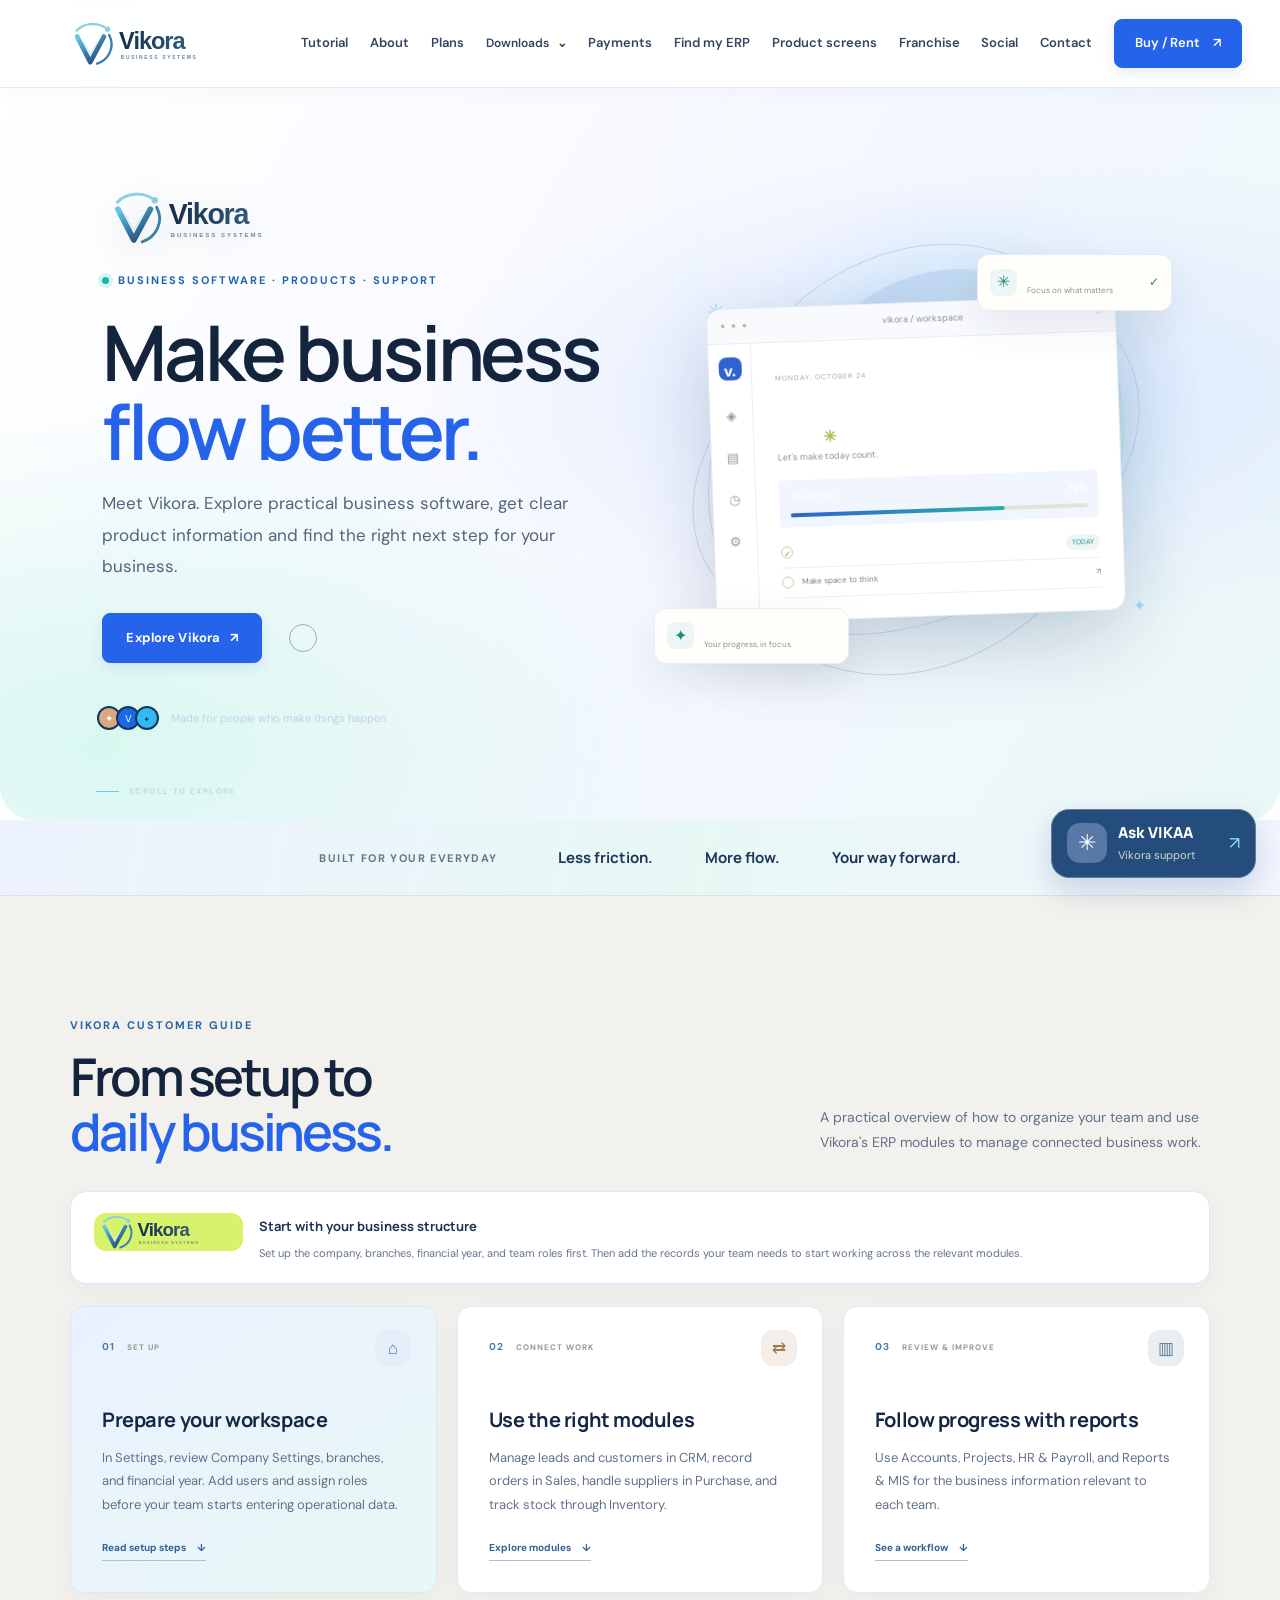
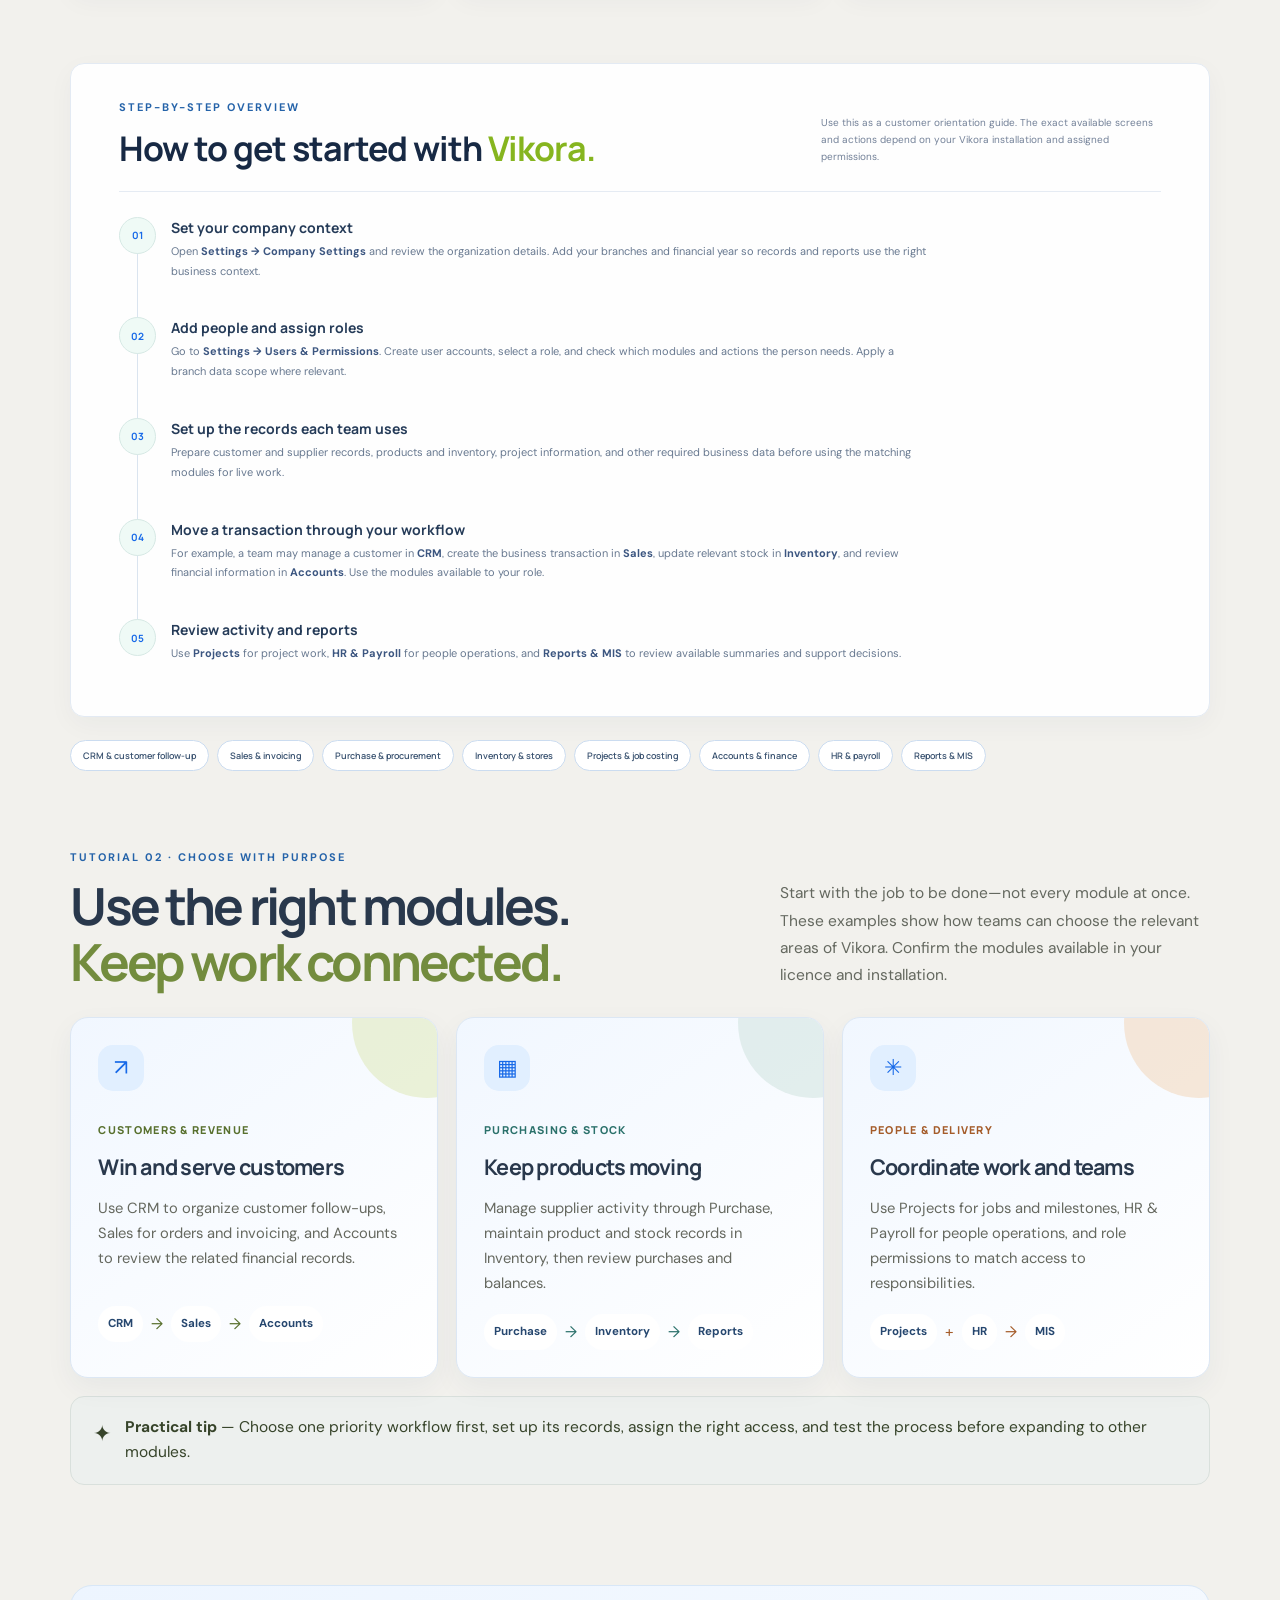
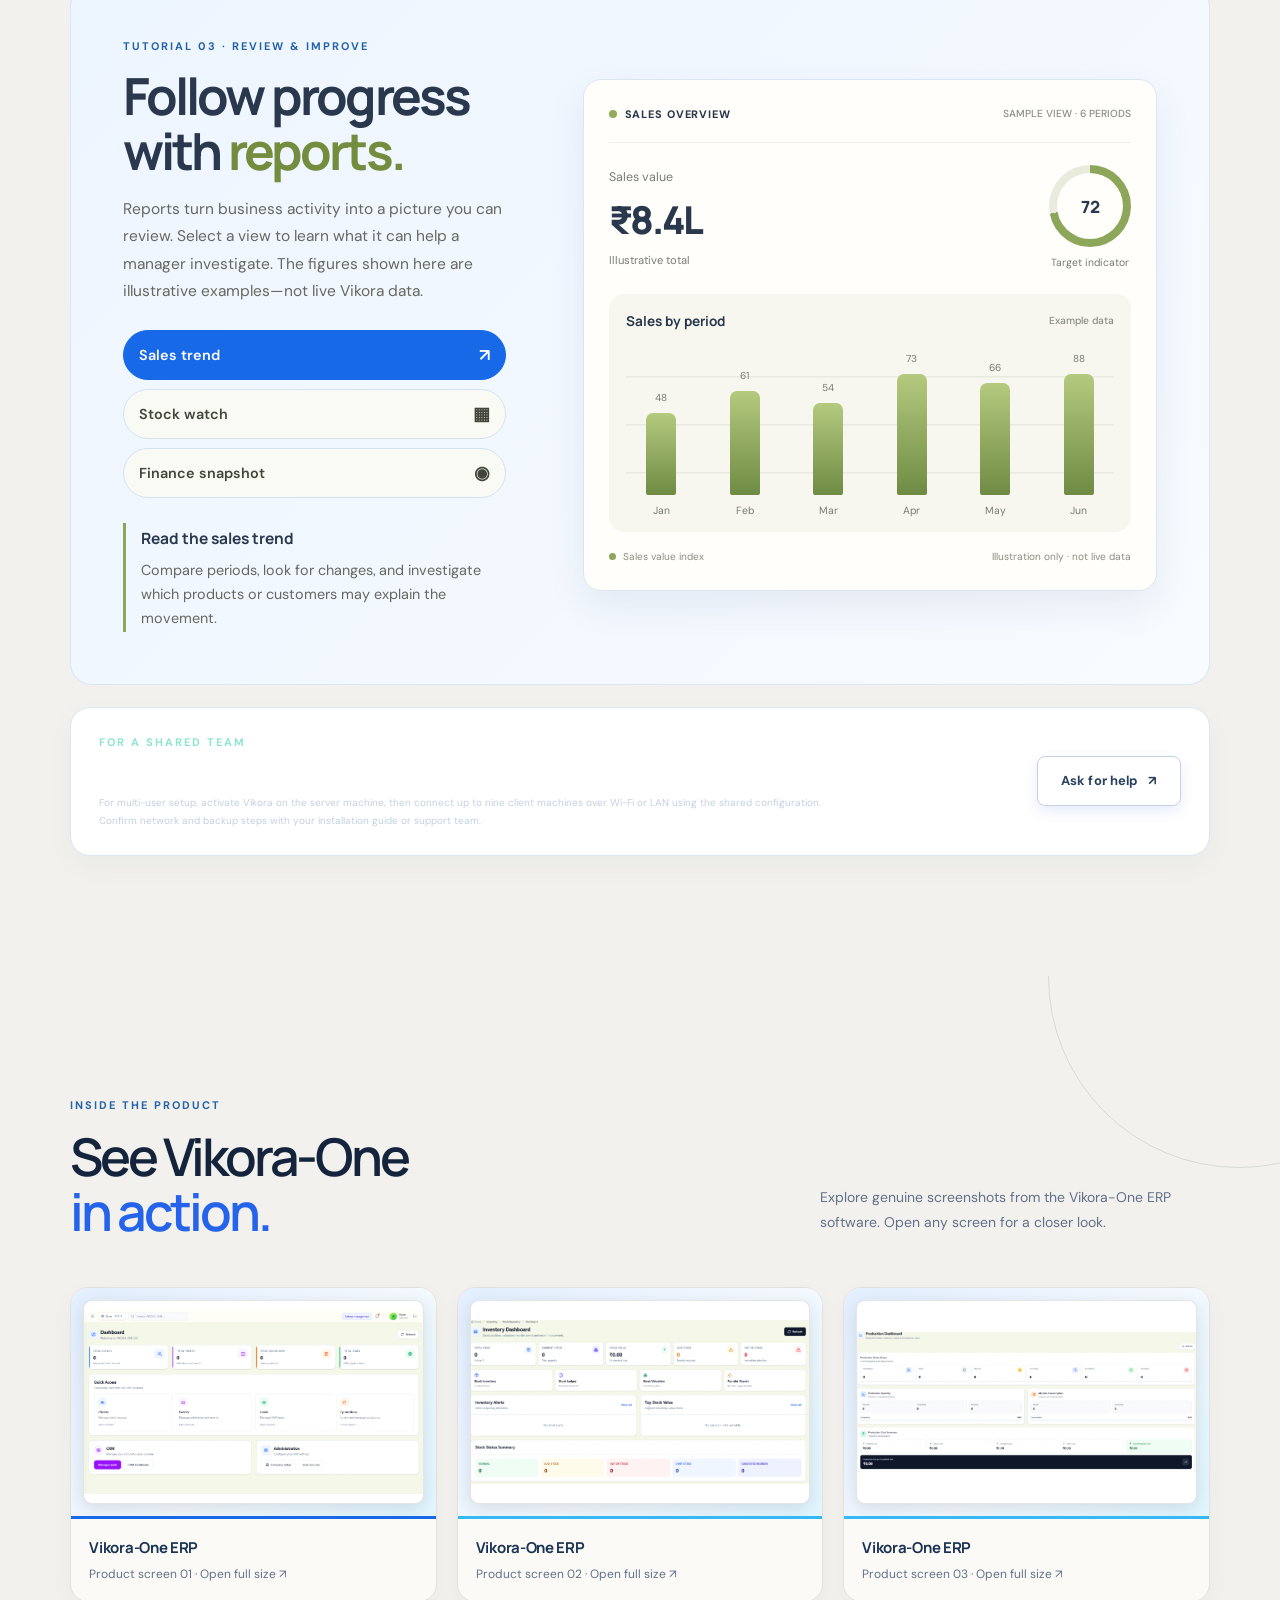
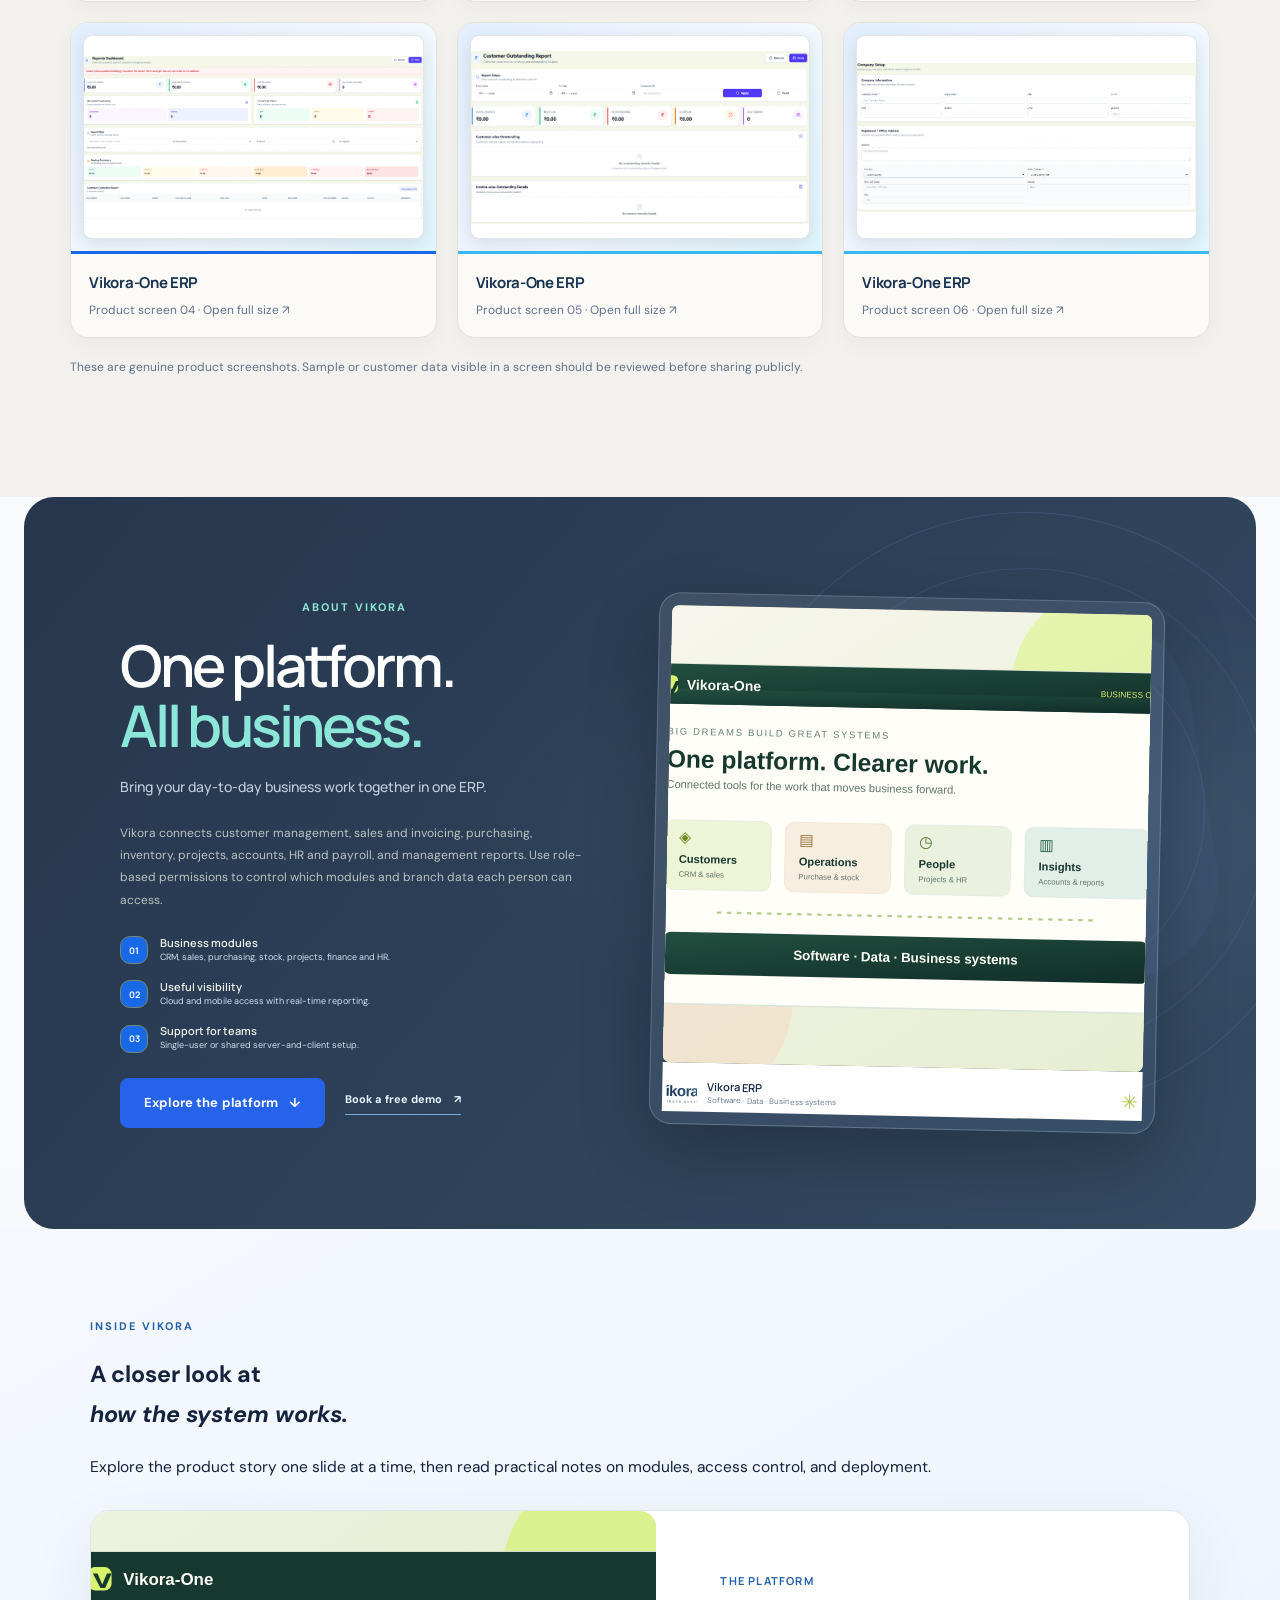
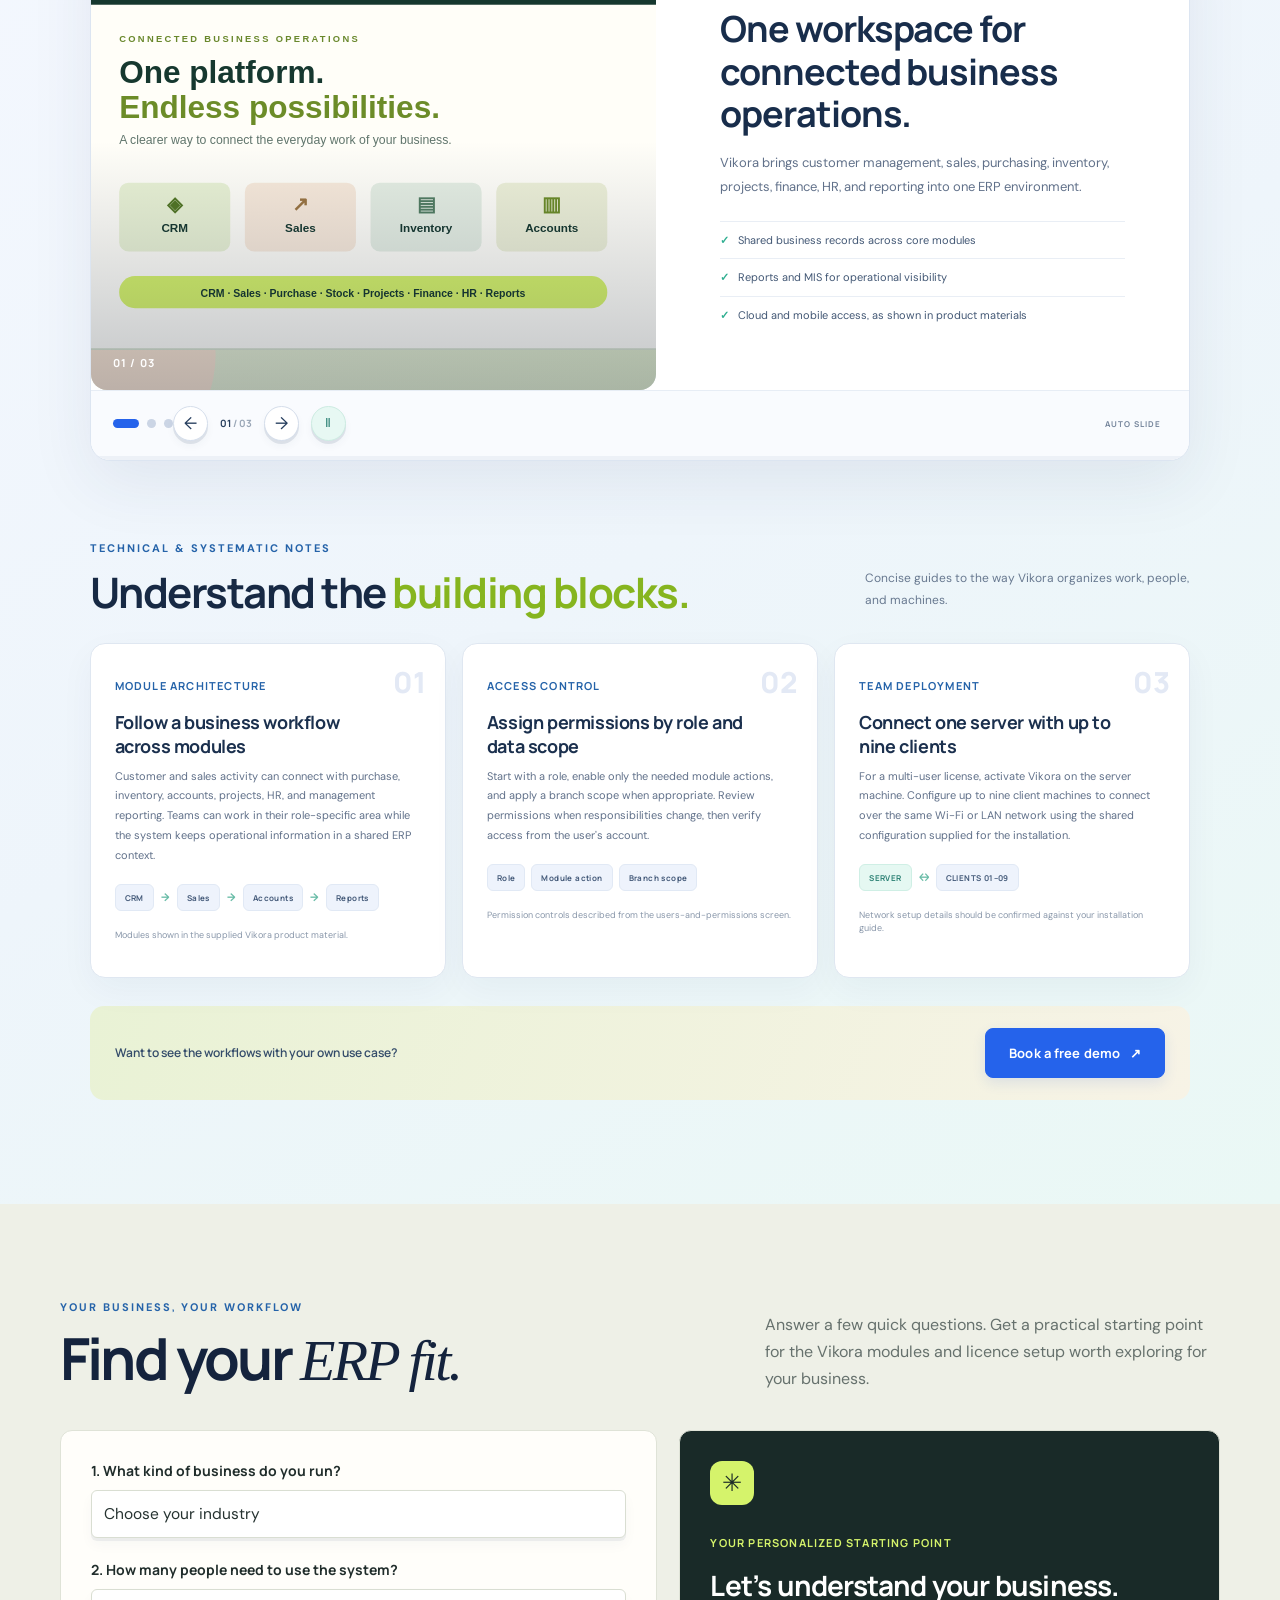
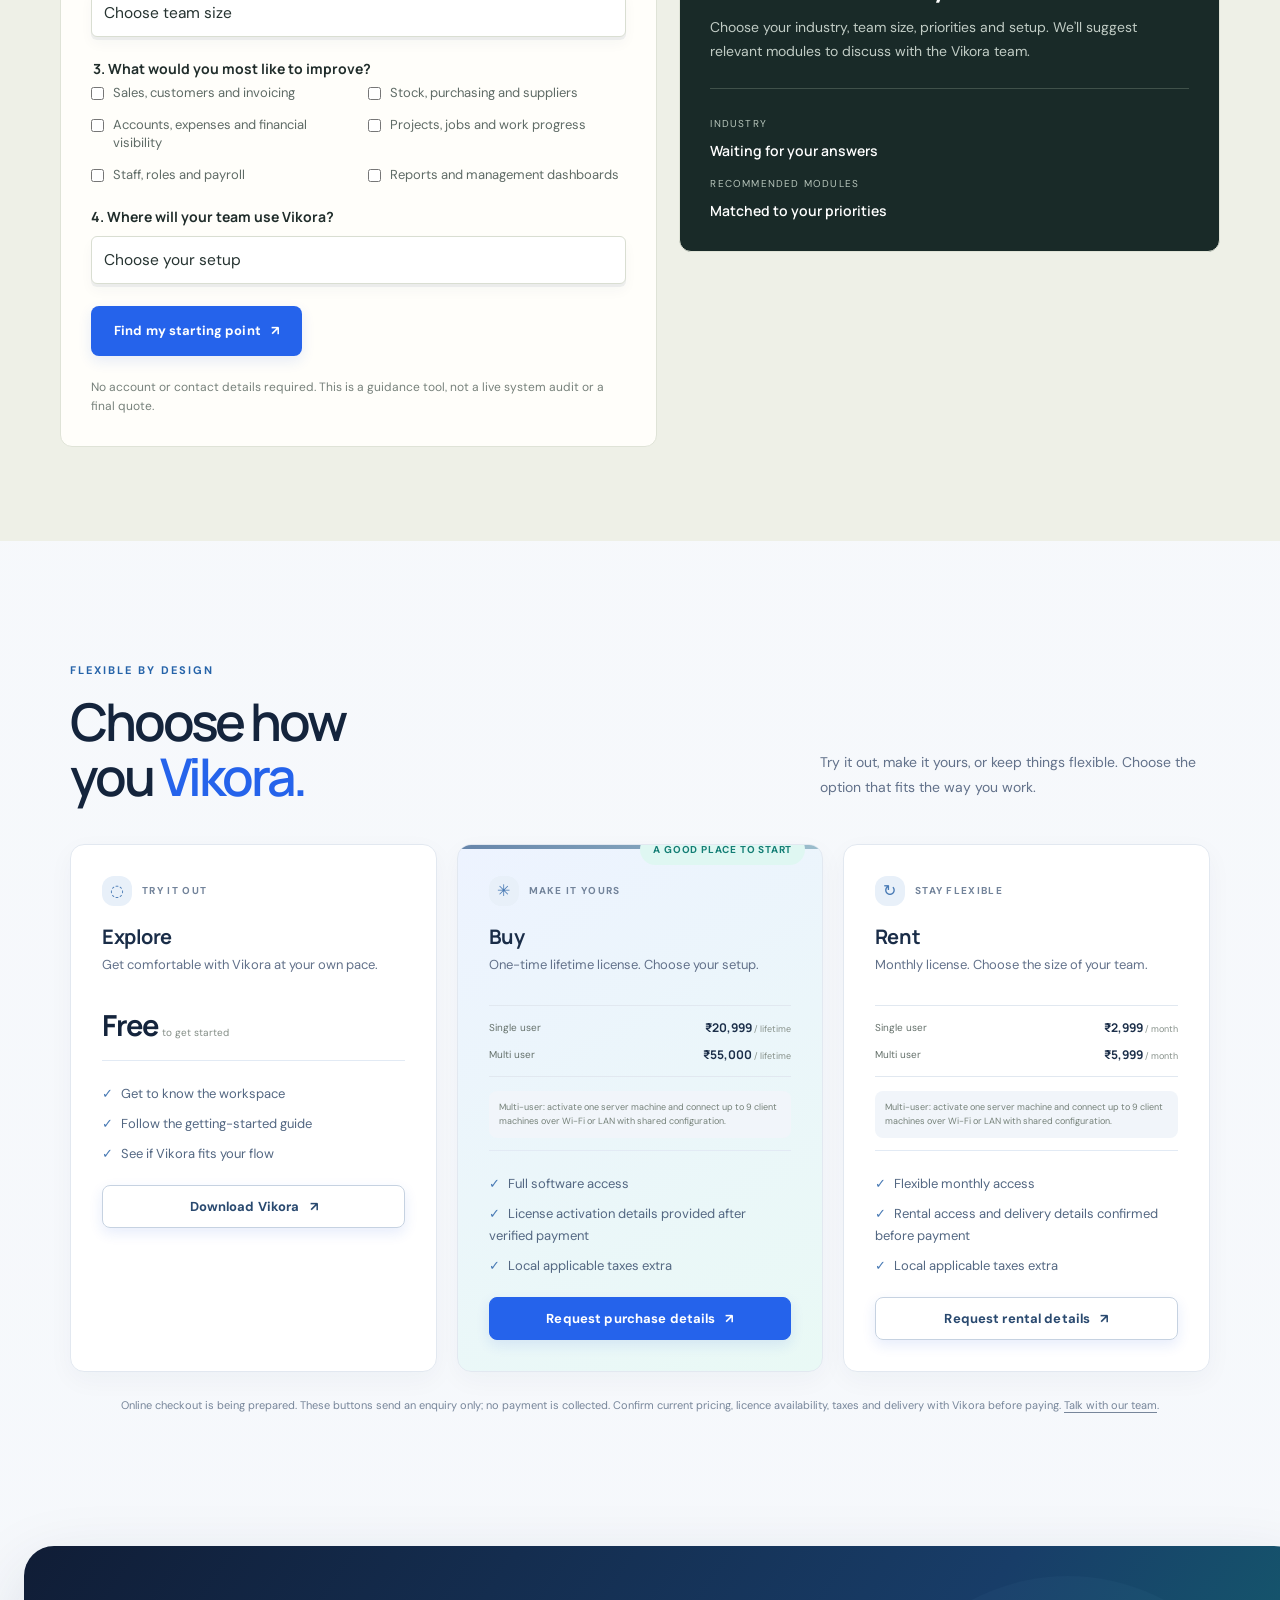
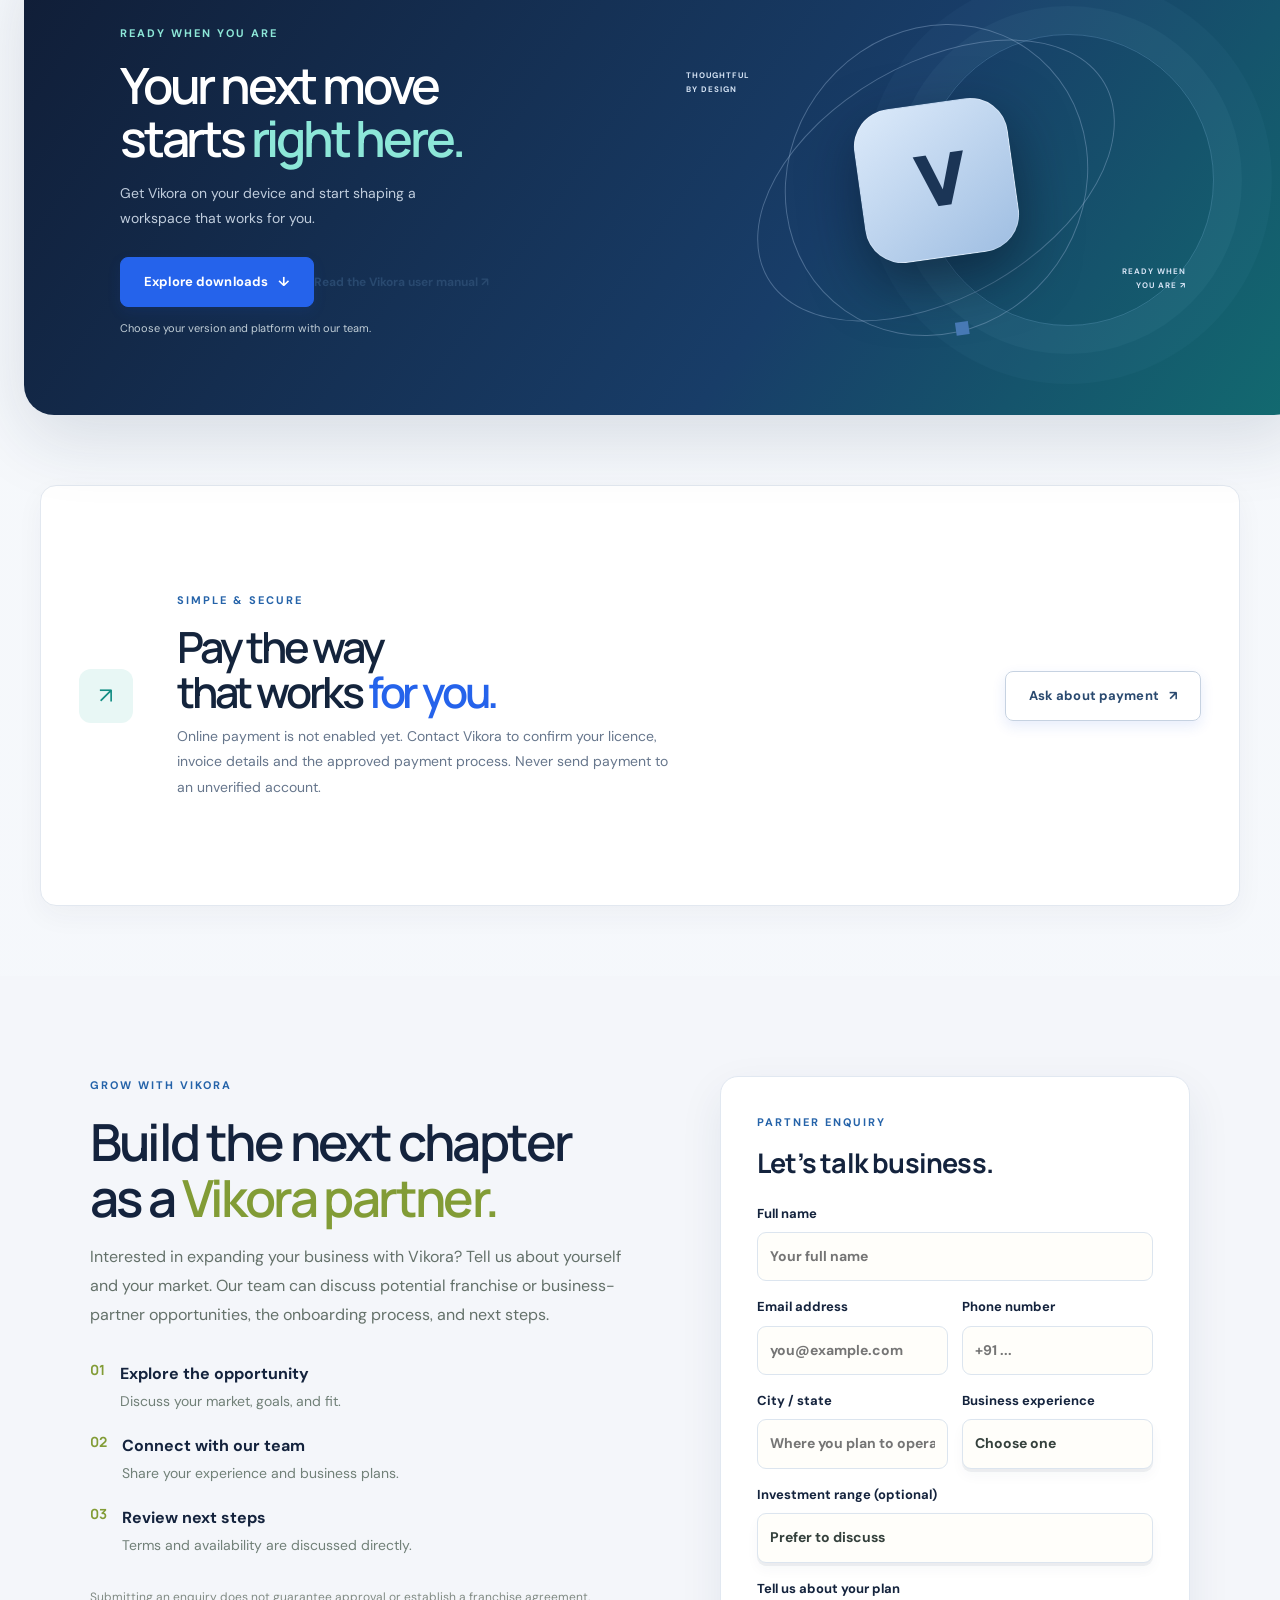
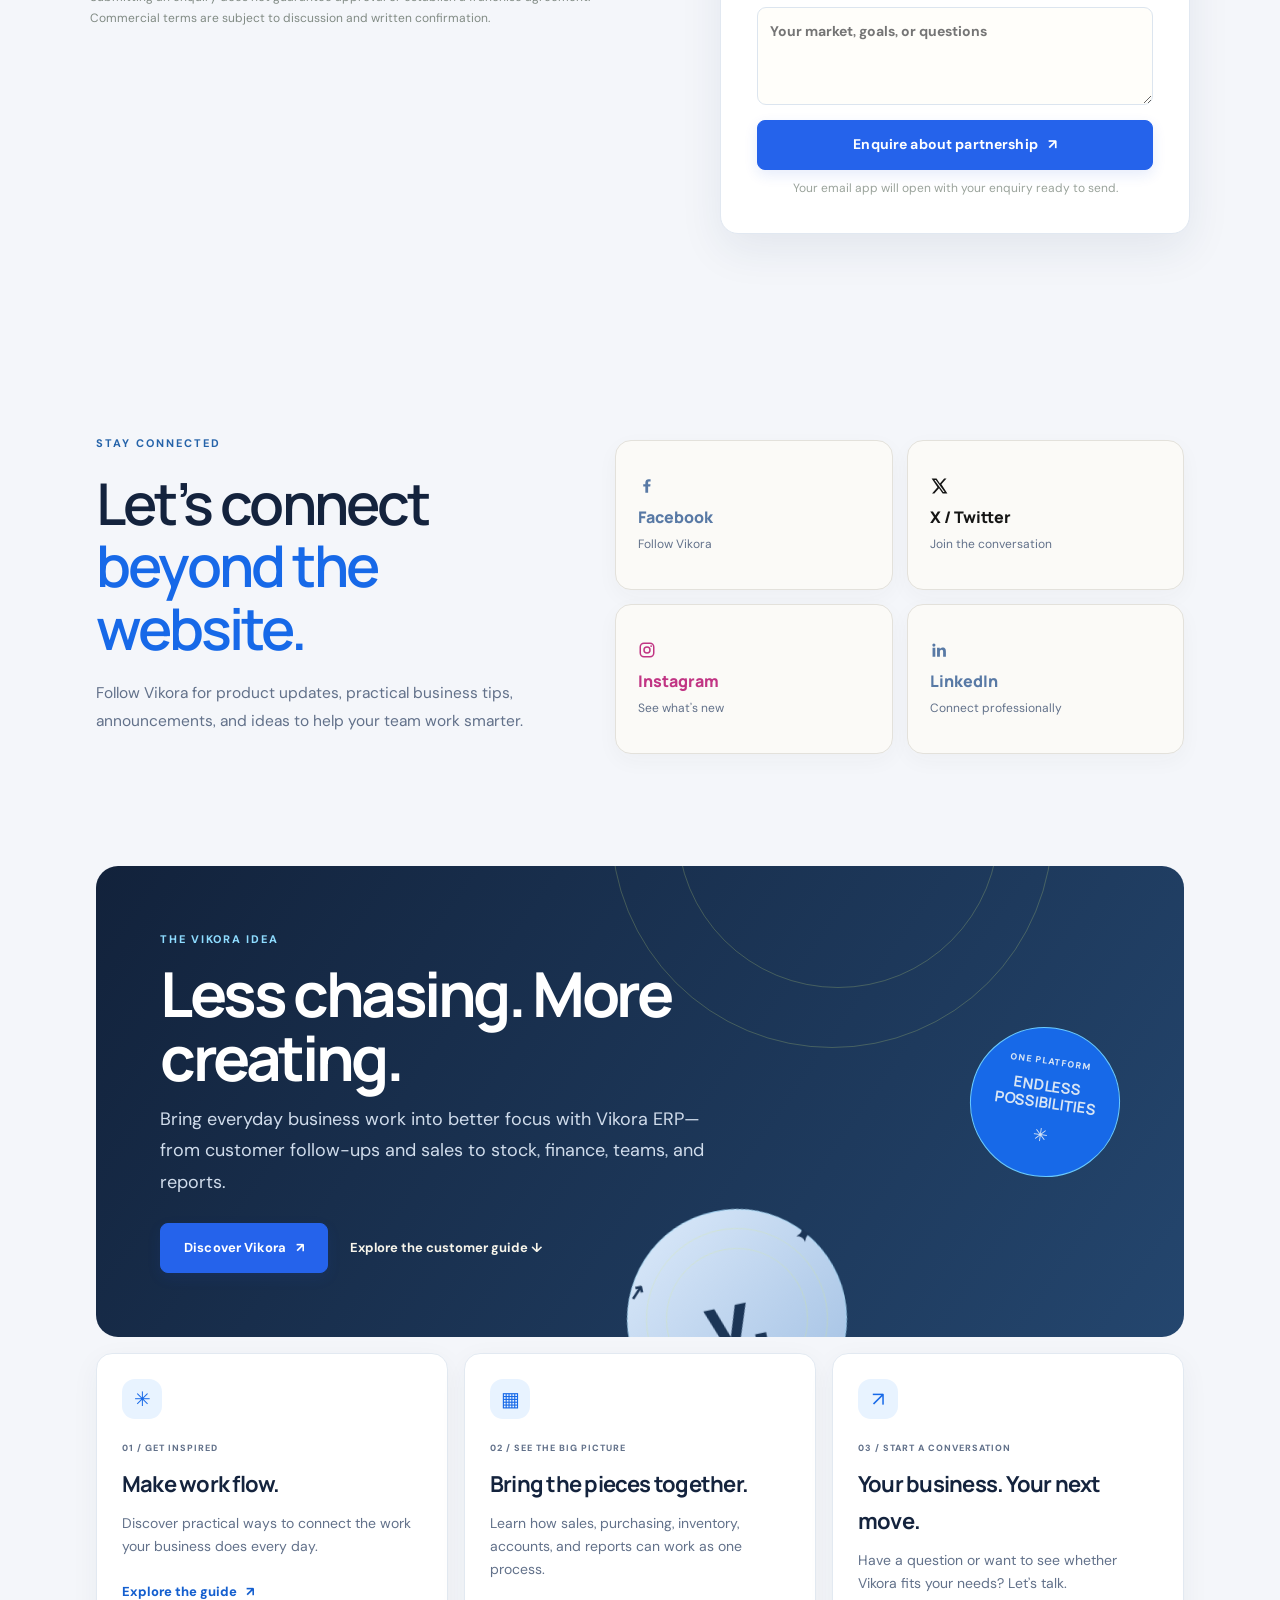
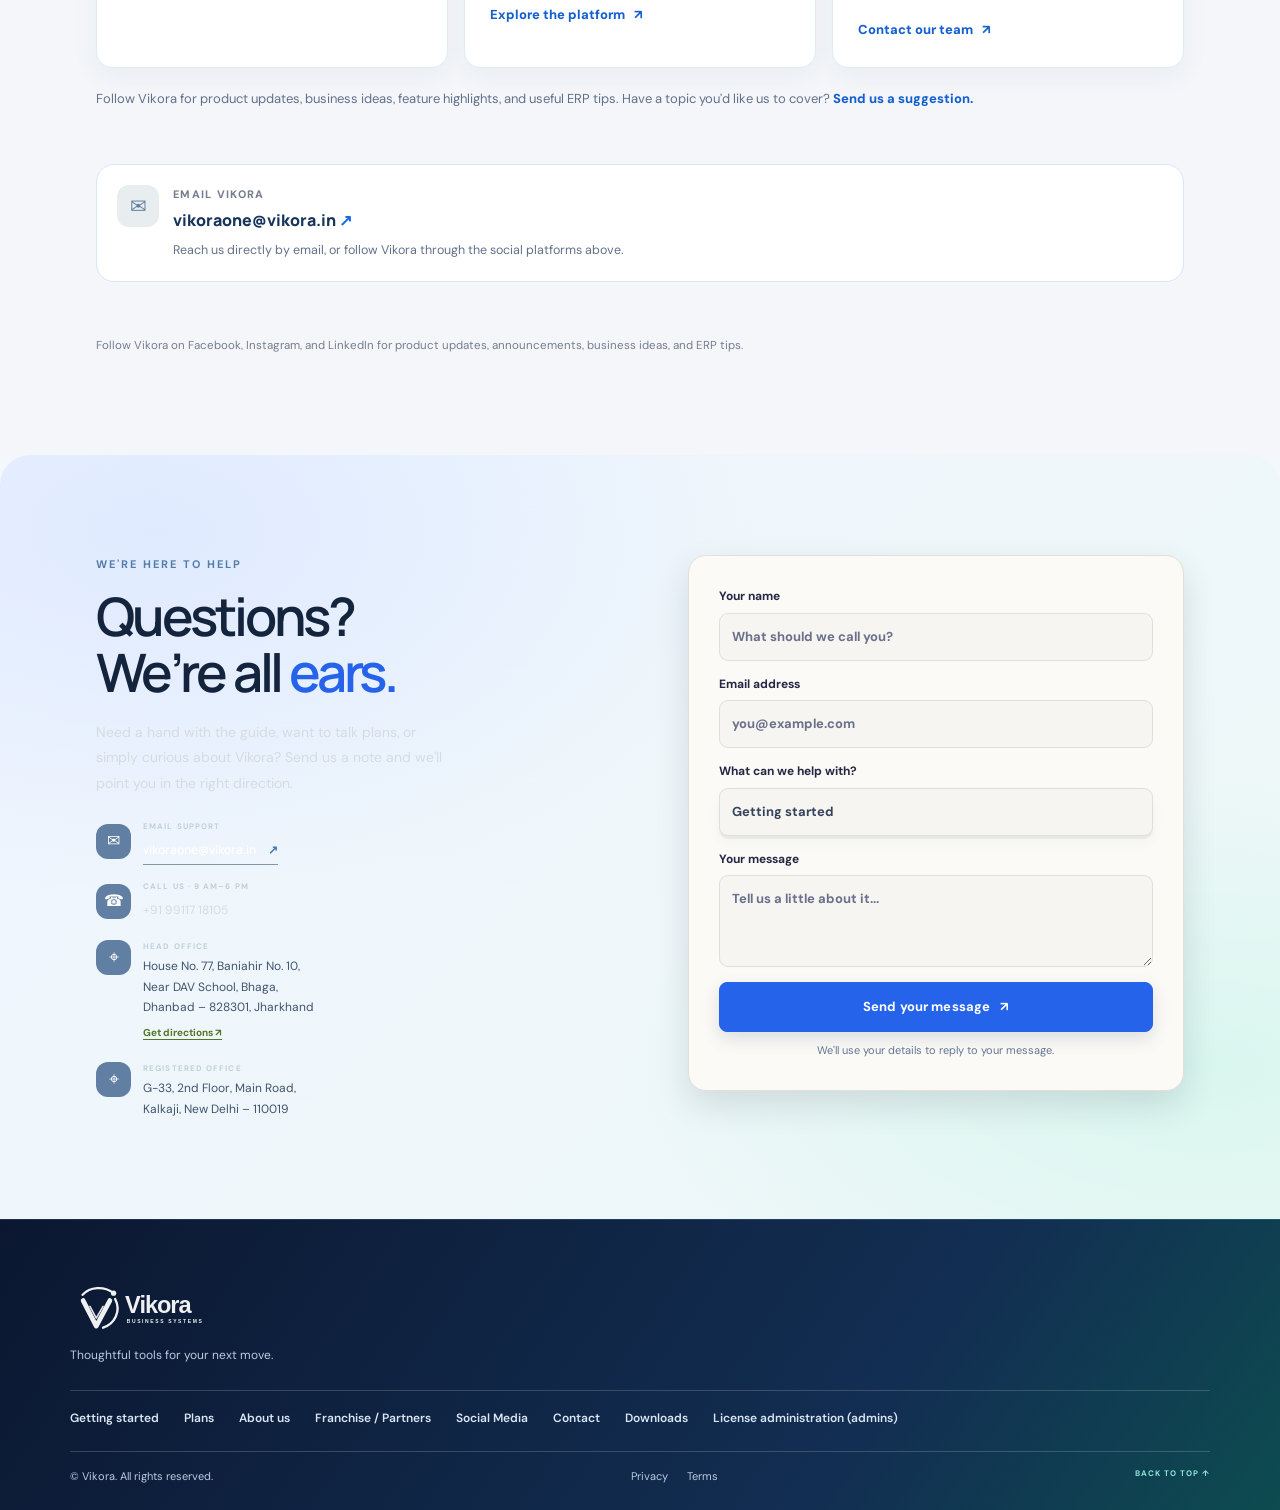
<file: index.html>
<!doctype html>
<html lang="en">
<head>
  <meta charset="utf-8">
  <meta name="viewport" content="width=device-width, initial-scale=1">
  <meta name="theme-color" content="#101D36">
  <meta name="description" content="Discover Vikora business software, explore Vikora-One ERP, compare licence options, request a demo and connect with our team.">
  <link rel="icon" type="image/svg+xml" href="images/favicon.svg">
  <link rel="apple-touch-icon" href="images/vikora-logo.svg">
  <meta name="color-scheme" content="light">
  <title>Vikora | Business Software That Works With You</title>
  <link rel="preconnect" href="https://fonts.googleapis.com">
  <link rel="preconnect" href="https://fonts.gstatic.com" crossorigin>
  <link href="https://fonts.googleapis.com/css2?family=DM+Sans:wght@400;500;600;700&family=Manrope:wght@400;500;600;700;800&display=swap" rel="stylesheet">
  <link rel="stylesheet" href="styles.css">
</head>
<body>
  <header class="site-header">
    <a class="brand brand-image" href="#home" aria-label="Vikora home"><img src="images/vikora-logo.svg" alt="Vikora — One Platform. Endless Possibilities."></a>
    <button class="menu-toggle" aria-label="Open menu" aria-expanded="false">☰</button>
    <nav class="nav-links" aria-label="Main navigation">
      <a href="#guide">Tutorial</a><a href="#about">About</a><a href="#plans">Plans</a><div class="nav-dropdown"><button class="nav-dropdown-toggle" type="button" aria-expanded="false">Downloads <span>⌄</span></button><div class="nav-dropdown-menu"><a href="#downloads">Vikora-One ERP <small>Software & setup enquiry</small></a><a href="vikora-one-manual.html">User manual <small>Read or save as PDF</small></a></div></div><a href="#payments">Payments</a><a href="#business-finder">Find my ERP</a><a href="#erp-screenshots">Product screens</a><a href="#franchise">Franchise</a><a href="#social">Social</a><a href="#contact">Contact</a>
      <a class="nav-cta" href="#plans">Buy / Rent <span>↗</span></a>
    </nav>
  </header>

  <main>
    <section class="hero" id="home">
      <div class="hero-copy">
        <img class="hero-product-logo" src="images/vikora-logo.svg" alt="Vikora — One Platform. Endless Possibilities."><div class="eyebrow"><span class="pulse"></span> BUSINESS SOFTWARE · PRODUCTS · SUPPORT</div>
        <h1>Make business<br><em>flow better.</em></h1>
        <p class="hero-lede">Meet Vikora. Explore practical business software, get clear product information and find the right next step for your business.</p>
        <div class="hero-actions"><a class="button button-lime" href="#downloads">Explore Vikora <span>↗</span></a><a class="text-link" href="#guide"><span class="play">▶</span> See how it works</a></div>
        <div class="trust-note"><div class="avatar-stack"><i>✦</i><i>V</i><i>+</i></div><span>Made for people who make things happen</span></div>
      </div>
      <div class="hero-art" aria-label="Abstract illustration of the Vikora workspace">
        <div class="orbit orbit-one"></div><div class="orbit orbit-two"></div>
        <div class="sun-disc"></div>
        <div class="floating-card card-top"><span class="mini-icon">✳</span><span><b>Clear the clutter</b><small>Focus on what matters</small></span><span class="card-check">✓</span></div>
        <div class="product-window">
          <div class="window-top"><span class="window-dots">● ● ●</span><span>vikora / workspace</span><span>···</span></div>
          <div class="window-content"><aside><span class="side-brand">v.</span><span>◈</span><span>▤</span><span>◷</span><span>⚙</span></aside><div class="workspace"><small>MONDAY, OCTOBER 24</small><h3>Good morning,<br>Alex <span>✳</span></h3><p>Let’s make today count.</p><div class="progress"><div><span>Weekly focus</span><b>72%</b></div><i><u></u></i></div><div class="task-row"><span class="task-check">✓</span><span>Plan the next big thing</span><span class="task-tag">TODAY</span></div><div class="task-row muted"><span class="task-empty"></span><span>Make space to think</span><span>↗</span></div></div></div>
        </div>
        <div class="floating-card card-bottom"><span class="spark">✦</span><span><b>One step at a time</b><small>Your progress, in focus</small></span><span class="arrow">↗</span></div>
        <span class="tiny-star star-a">✳</span><span class="tiny-star star-b">✦</span>
      </div>
      <a class="scroll-cue" href="#guide"><span></span> SCROLL TO EXPLORE</a>
    </section>

    <section class="proof-strip"><span>BUILT FOR YOUR EVERYDAY</span><div><b>Less friction.</b><b>More flow.</b><b>Your way forward.</b></div></section>

    <section class="section guide-section" id="guide">
  <div class="section-heading"><div><div class="eyebrow dark-eyebrow">VIKORA CUSTOMER GUIDE</div><h2>From setup to<br><em>daily business.</em></h2></div><p>A practical overview of how to organize your team and use Vikora’s ERP modules to manage connected business work.</p></div>
  <div class="tutorial-intro"><img class="tutorial-intro-icon" src="images/vikora-logo.svg" alt=""><div><b>Start with your business structure</b><p>Set up the company, branches, financial year, and team roles first. Then add the records your team needs to start working across the relevant modules.</p></div></div>
  <div class="guide-grid tutorial-grid">
    <article class="guide-card guide-feature"><div class="step-label">01 <span>SET UP</span></div><div class="guide-icon icon-setup">⌂</div><h3>Prepare your workspace</h3><p>In Settings, review Company Settings, branches, and financial year. Add users and assign roles before your team starts entering operational data.</p><a href="#tutorial-setup">Read setup steps <span>↓</span></a></article>
    <article class="guide-card"><div class="step-label">02 <span>CONNECT WORK</span></div><div class="guide-icon icon-flow">⇄</div><h3>Use the right modules</h3><p>Manage leads and customers in CRM, record orders in Sales, handle suppliers in Purchase, and track stock through Inventory.</p><a href="#tutorial-modules">Explore modules <span>↓</span></a></article>
    <article class="guide-card"><div class="step-label">03 <span>REVIEW & IMPROVE</span></div><div class="guide-icon icon-move">▥</div><h3>Follow progress with reports</h3><p>Use Accounts, Projects, HR & Payroll, and Reports & MIS for the business information relevant to each team.</p><a href="#tutorial-workflows">See a workflow <span>↓</span></a></article>
  </div>
  <div class="tutorial-manual" id="tutorial-setup">
    <div class="tutorial-manual-heading"><div><div class="eyebrow dark-eyebrow">STEP-BY-STEP OVERVIEW</div><h3>How to get started with <em>Vikora.</em></h3></div><p>Use this as a customer orientation guide. The exact available screens and actions depend on your Vikora installation and assigned permissions.</p></div>
    <div class="tutorial-steps">
      <article><span>01</span><div><h4>Set your company context</h4><p>Open <b>Settings → Company Settings</b> and review the organization details. Add your branches and financial year so records and reports use the right business context.</p></div></article>
      <article><span>02</span><div><h4>Add people and assign roles</h4><p>Go to <b>Settings → Users & Permissions</b>. Create user accounts, select a role, and check which modules and actions the person needs. Apply a branch data scope where relevant.</p></div></article>
      <article id="tutorial-modules"><span>03</span><div><h4>Set up the records each team uses</h4><p>Prepare customer and supplier records, products and inventory, project information, and other required business data before using the matching modules for live work.</p></div></article>
      <article id="tutorial-workflows"><span>04</span><div><h4>Move a transaction through your workflow</h4><p>For example, a team may manage a customer in <b>CRM</b>, create the business transaction in <b>Sales</b>, update relevant stock in <b>Inventory</b>, and review financial information in <b>Accounts</b>. Use the modules available to your role.</p></div></article>
      <article><span>05</span><div><h4>Review activity and reports</h4><p>Use <b>Projects</b> for project work, <b>HR & Payroll</b> for people operations, and <b>Reports & MIS</b> to review available summaries and support decisions.</p></div></article>
    </div>
  </div>
  <div class="tutorial-use-cases" aria-label="Vikora module guide"><span>CRM & customer follow-up</span><span>Sales & invoicing</span><span>Purchase & procurement</span><span>Inventory & stores</span><span>Projects & job costing</span><span>Accounts & finance</span><span>HR & payroll</span><span>Reports & MIS</span></div>

  <div class="tutorial-deep-dive" id="tutorial-module-guide">
    <div class="tutorial-deep-heading">
      <div><div class="eyebrow dark-eyebrow">TUTORIAL 02 · CHOOSE WITH PURPOSE</div><h3>Use the right modules.<br><em>Keep work connected.</em></h3></div>
      <p>Start with the job to be done—not every module at once. These examples show how teams can choose the relevant areas of Vikora. Confirm the modules available in your licence and installation.</p>
    </div>
    <div class="module-learning-grid">
      <article class="module-learning-card module-sales"><span class="module-orb">↗</span><span class="article-kicker">CUSTOMERS & REVENUE</span><h4>Win and serve customers</h4><p>Use CRM to organize customer follow-ups, Sales for orders and invoicing, and Accounts to review the related financial records.</p><div class="module-path"><span>CRM</span><i>→</i><span>Sales</span><i>→</i><span>Accounts</span></div></article>
      <article class="module-learning-card module-stock"><span class="module-orb">▦</span><span class="article-kicker">PURCHASING & STOCK</span><h4>Keep products moving</h4><p>Manage supplier activity through Purchase, maintain product and stock records in Inventory, then review purchases and balances.</p><div class="module-path"><span>Purchase</span><i>→</i><span>Inventory</span><i>→</i><span>Reports</span></div></article>
      <article class="module-learning-card module-project"><span class="module-orb">✳</span><span class="article-kicker">PEOPLE & DELIVERY</span><h4>Coordinate work and teams</h4><p>Use Projects for jobs and milestones, HR & Payroll for people operations, and role permissions to match access to responsibilities.</p><div class="module-path"><span>Projects</span><i>+</i><span>HR</span><i>→</i><span>MIS</span></div></article>
    </div>
    <div class="module-tip"><span>✦</span><p><b>Practical tip</b> — Choose one priority workflow first, set up its records, assign the right access, and test the process before expanding to other modules.</p></div>
  </div>

  <div class="tutorial-report-lab" id="tutorial-reports">
    <div class="report-lab-copy"><div class="eyebrow dark-eyebrow">TUTORIAL 03 · REVIEW & IMPROVE</div><h3>Follow progress<br>with <em>reports.</em></h3><p>Reports turn business activity into a picture you can review. Select a view to learn what it can help a manager investigate. The figures shown here are illustrative examples—not live Vikora data.</p>
      <div class="report-selector" role="group" aria-label="Choose a sample report">
        <button type="button" class="report-choice is-active" data-report="sales" aria-pressed="true">Sales trend <span>↗</span></button>
        <button type="button" class="report-choice" data-report="stock" aria-pressed="false">Stock watch <span>▦</span></button>
        <button type="button" class="report-choice" data-report="finance" aria-pressed="false">Finance snapshot <span>◉</span></button>
      </div>
      <div class="report-learning-note" aria-live="polite"><b id="report-note-title">Read the sales trend</b><p id="report-note-text">Compare periods, look for changes, and investigate which products or customers may explain the movement.</p></div>
    </div>
    <div class="report-dashboard" aria-label="Illustrative report dashboard">
      <div class="report-dashboard-top"><div><span class="report-live-dot"></span><span id="report-dashboard-label">SALES OVERVIEW</span></div><span class="report-period">SAMPLE VIEW · 6 PERIODS</span></div>
      <div class="report-metric-row"><div><span id="report-metric-label">Sales value</span><strong id="report-metric-value">₹8.4L</strong><small id="report-metric-change">Illustrative total</small></div><div class="report-ring-wrap"><div class="report-ring" id="report-ring"><span id="report-ring-value">72<small>%</small></span></div><span id="report-ring-label">Target indicator</span></div></div>
      <div class="report-chart-area"><div class="report-chart-head"><b id="report-chart-title">Sales by period</b><span>Example data</span></div><div class="report-chart" id="tutorial-report-chart" role="img" aria-label="Illustrative bar chart of sales by period">
        <div class="report-bar-column"><span>48</span><i style="height:48%"></i><small>Jan</small></div><div class="report-bar-column"><span>61</span><i style="height:61%"></i><small>Feb</small></div><div class="report-bar-column"><span>54</span><i style="height:54%"></i><small>Mar</small></div><div class="report-bar-column"><span>73</span><i style="height:73%"></i><small>Apr</small></div><div class="report-bar-column"><span>66</span><i style="height:66%"></i><small>May</small></div><div class="report-bar-column"><span>88</span><i style="height:88%"></i><small>Jun</small></div>
      </div></div>
      <div class="report-dashboard-foot"><span><i class="report-legend-dot"></i><span id="report-legend-label">Sales value index</span></span><span>Illustration only · not live data</span></div>
    </div>
  </div>

  <div class="tutorial-team-note"><div><span class="eyebrow dark-eyebrow">FOR A SHARED TEAM</span><h3>One server machine. Up to nine client machines.</h3><p>For multi-user setup, activate Vikora on the server machine, then connect up to nine client machines over Wi-Fi or LAN using the shared configuration. Confirm network and backup steps with your installation guide or support team.</p></div><a class="button button-outline" href="#contact">Ask for help <span>↗</span></a></div>
</section>
<section class="section erp-screenshots" id="erp-screenshots">
  <div class="section-heading erp-screenshots-heading">
    <div><div class="eyebrow dark-eyebrow">INSIDE THE PRODUCT</div><h2>See Vikora-One<br><em>in action.</em></h2></div>
    <p>Explore genuine screenshots from the Vikora-One ERP software. Open any screen for a closer look.</p>
  </div>
  <div class="erp-screenshot-grid">
    <a class="erp-screenshot-card" href="images/125149.png" target="_blank" rel="noopener" aria-label="Open Vikora-One ERP screenshot 1 in a new tab"><span class="erp-screenshot-image"><img src="images/125149.png" alt="Actual Vikora-One ERP software screen 1" loading="lazy"></span><span class="erp-screenshot-caption"><b>Vikora-One ERP</b><small>Product screen 01 · Open full size ↗</small></span></a>
    <a class="erp-screenshot-card" href="images/125459.png" target="_blank" rel="noopener" aria-label="Open Vikora-One ERP screenshot 2 in a new tab"><span class="erp-screenshot-image"><img src="images/125459.png" alt="Actual Vikora-One ERP software screen 2" loading="lazy"></span><span class="erp-screenshot-caption"><b>Vikora-One ERP</b><small>Product screen 02 · Open full size ↗</small></span></a>
    <a class="erp-screenshot-card" href="images/125652.png" target="_blank" rel="noopener" aria-label="Open Vikora-One ERP screenshot 3 in a new tab"><span class="erp-screenshot-image"><img src="images/125652.png" alt="Actual Vikora-One ERP software screen 3" loading="lazy"></span><span class="erp-screenshot-caption"><b>Vikora-One ERP</b><small>Product screen 03 · Open full size ↗</small></span></a>
    <a class="erp-screenshot-card" href="images/125758.png" target="_blank" rel="noopener" aria-label="Open Vikora-One ERP screenshot 4 in a new tab"><span class="erp-screenshot-image"><img src="images/125758.png" alt="Actual Vikora-One ERP software screen 4" loading="lazy"></span><span class="erp-screenshot-caption"><b>Vikora-One ERP</b><small>Product screen 04 · Open full size ↗</small></span></a>
    <a class="erp-screenshot-card" href="images/130025.png" target="_blank" rel="noopener" aria-label="Open Vikora-One ERP screenshot 5 in a new tab"><span class="erp-screenshot-image"><img src="images/130025.png" alt="Actual Vikora-One ERP software screen 5" loading="lazy"></span><span class="erp-screenshot-caption"><b>Vikora-One ERP</b><small>Product screen 05 · Open full size ↗</small></span></a>
    <a class="erp-screenshot-card" href="images/130231.png" target="_blank" rel="noopener" aria-label="Open Vikora-One ERP screenshot 6 in a new tab"><span class="erp-screenshot-image"><img src="images/130231.png" alt="Actual Vikora-One ERP software screen 6" loading="lazy"></span><span class="erp-screenshot-caption"><b>Vikora-One ERP</b><small>Product screen 06 · Open full size ↗</small></span></a>
  </div>
  <p class="erp-screenshots-note">These are genuine product screenshots. Sample or customer data visible in a screen should be reviewed before sharing publicly.</p>
</section>

<section class="manifesto about-section" id="about"><div class="about-watermark" aria-hidden="true"><span>v</span></div><div class="about-content"><div class="about-copy"><div class="eyebrow">ABOUT VIKORA</div><h2>One platform.<br><em>All business.</em></h2><p class="about-lede">Bring your day-to-day business work together in one ERP.</p><p>Vikora connects customer management, sales and invoicing, purchasing, inventory, projects, accounts, HR and payroll, and management reports. Use role-based permissions to control which modules and branch data each person can access.</p><div class="about-facts"><div><span class="fact-icon">01</span><span><b>Business modules</b><small>CRM, sales, purchasing, stock, projects, finance and HR.</small></span></div><div><span class="fact-icon">02</span><span><b>Useful visibility</b><small>Cloud and mobile access with real-time reporting.</small></span></div><div><span class="fact-icon">03</span><span><b>Support for teams</b><small>Single-user or shared server-and-client setup.</small></span></div></div><div class="about-actions"><a class="button button-lime" href="#about-details">Explore the platform <span>↓</span></a><a class="light-link" href="#contact">Book a free demo <span>↗</span></a></div></div><figure class="about-visual about-vision"><div class="vision-image-frame"><img src="images/vikora-vision.svg" alt="Vikora ERP creative artwork showing a developer workspace and the message Big Dreams Build Great Systems"></div><figcaption><img class="about-product-mark" src="images/vikora-logo.svg" alt=""><span><b>Vikora ERP</b><small>Software · Data · Business systems</small></span><i>✳</i></figcaption></figure></div></section>

    <section class="about-details" id="about-details">
  <div class="about-details-inner">
    <div class="about-details-heading"><div><div class="eyebrow dark-eyebrow">INSIDE VIKORA</div><h2>A closer look at<br><em>how the system works.</em></h2></div><p>Explore the product story one slide at a time, then read practical notes on modules, access control, and deployment.</p></div>
    <div class="vikora-showcase" aria-label="Vikora product slideshow">
      <div class="showcase-track">
        <article class="showcase-slide is-active" aria-hidden="false"><div class="showcase-image"><img src="images/vikora-launch-board.svg" alt="Vikora ERP launch board presenting connected business modules"><span class="slide-index">01 / 03</span></div><div class="showcase-copy"><span class="article-kicker">THE PLATFORM</span><h3>One workspace for connected business operations.</h3><p>Vikora brings customer management, sales, purchasing, inventory, projects, finance, HR, and reporting into one ERP environment.</p><ul><li>Shared business records across core modules</li><li>Reports and MIS for operational visibility</li><li>Cloud and mobile access, as shown in product materials</li></ul></div></article>
        <article class="showcase-slide" aria-hidden="true"><div class="showcase-image"><img src="images/vikora-one-users-permissions.svg" alt="Vikora user and permissions screen with module and branch access controls"><span class="slide-index">02 / 03</span></div><div class="showcase-copy"><span class="article-kicker">PEOPLE & PERMISSIONS</span><h3>Shape access around each person’s role.</h3><p>Administrators can assign roles and control which modules and actions each team member can use, with branch-level data scope.</p><ul><li>View, create, edit, delete, approve, print, and export controls</li><li>Role assignments for sales, accounts, HR, stores, and more</li><li>Branch scope to keep access aligned with responsibilities</li></ul></div></article>
        <article class="showcase-slide" aria-hidden="true"><div class="showcase-image"><img src="images/vikora-vision.svg" alt="Vikora ERP development workspace and business systems artwork"><span class="slide-index">03 / 03</span></div><div class="showcase-copy"><span class="article-kicker">BUILT WITH PURPOSE</span><h3>Practical systems, built for steady business growth.</h3><p>Vikora is presented as a business management system designed to bring information and everyday workflows together, helping teams make informed decisions.</p><ul><li>Business processes connected in a single platform</li><li>Designed for teams working across functions</li><li>Support and product guidance available by enquiry</li></ul></div></article>
      </div>
      <div class="showcase-controls"><div class="showcase-dots" role="tablist" aria-label="Choose a slideshow page"><button class="showcase-dot is-active" type="button" role="tab" aria-selected="true" aria-label="Show page 1"></button><button class="showcase-dot" type="button" role="tab" aria-selected="false" aria-label="Show page 2"></button><button class="showcase-dot" type="button" role="tab" aria-selected="false" aria-label="Show page 3"></button></div><div class="showcase-arrows"><button type="button" class="showcase-prev" aria-label="Previous slide">←</button><span class="showcase-count" aria-live="polite">01 <i>/ 03</i></span><button type="button" class="showcase-next" aria-label="Next slide">→</button><button type="button" class="showcase-play" aria-label="Pause automatic slideshow" title="Pause automatic slideshow">Ⅱ</button></div><span class="showcase-auto-label">AUTO SLIDE</span></div><div class="showcase-progress" aria-hidden="true"><i></i></div>
    </div>
    <div class="technical-heading"><div><div class="eyebrow dark-eyebrow">TECHNICAL & SYSTEMATIC NOTES</div><h2>Understand the <em>building blocks.</em></h2></div><p>Concise guides to the way Vikora organizes work, people, and machines.</p></div>
    <div class="technical-grid">
      <article class="technical-article"><div class="technical-number">01</div><span class="article-kicker">MODULE ARCHITECTURE</span><h3>Follow a business workflow across modules</h3><p>Customer and sales activity can connect with purchase, inventory, accounts, projects, HR, and management reporting. Teams can work in their role-specific area while the system keeps operational information in a shared ERP context.</p><div class="article-flow"><span>CRM</span><b>→</b><span>Sales</span><b>→</b><span>Accounts</span><b>→</b><span>Reports</span></div><small>Modules shown in the supplied Vikora product material.</small></article>
      <article class="technical-article"><div class="technical-number">02</div><span class="article-kicker">ACCESS CONTROL</span><h3>Assign permissions by role and data scope</h3><p>Start with a role, enable only the needed module actions, and apply a branch scope when appropriate. Review permissions when responsibilities change, then verify access from the user’s account.</p><div class="article-tags"><span>Role</span><span>Module action</span><span>Branch scope</span></div><small>Permission controls described from the users-and-permissions screen.</small></article>
      <article class="technical-article"><div class="technical-number">03</div><span class="article-kicker">TEAM DEPLOYMENT</span><h3>Connect one server with up to nine clients</h3><p>For a multi-user license, activate Vikora on the server machine. Configure up to nine client machines to connect over the same Wi-Fi or LAN network using the shared configuration supplied for the installation.</p><div class="article-flow deployment-flow"><span>SERVER</span><b>↔</b><span>CLIENTS 01–09</span></div><small>Network setup details should be confirmed against your installation guide.</small></article>
    </div>
    <div class="about-details-cta"><span>Want to see the workflows with your own use case?</span><a class="button button-lime" href="#contact">Book a free demo <span>↗</span></a></div>
  </div>
</section>
<section class="business-finder-section" id="business-finder">
  <div class="business-finder-inner">
    <div class="finder-heading"><div><div class="eyebrow dark-eyebrow">YOUR BUSINESS, YOUR WORKFLOW</div><h2>Find your <em>ERP fit.</em></h2></div><p>Answer a few quick questions. Get a practical starting point for the Vikora modules and licence setup worth exploring for your business.</p></div>
    <div class="finder-layout">
      <form class="finder-form" id="business-finder-form">
        <label class="finder-field"><span>1. What kind of business do you run?</span><select id="finder-industry" required><option value="">Choose your industry</option><option value="retail">Retail or shop</option><option value="distribution">Wholesale or distribution</option><option value="manufacturing">Manufacturing</option><option value="services">Professional or IT services</option><option value="construction">Construction or project-based work</option><option value="hospitality">Hospitality or food service</option><option value="other">Other / mixed business</option></select></label>
        <label class="finder-field"><span>2. How many people need to use the system?</span><select id="finder-team" required><option value="">Choose team size</option><option value="solo">Just me</option><option value="small">2–5 people</option><option value="medium">6–10 people</option><option value="large">11+ people</option></select></label>
        <fieldset class="finder-field finder-needs"><legend>3. What would you most like to improve?</legend><label><input type="checkbox" name="finder-need" value="sales"> Sales, customers and invoicing</label><label><input type="checkbox" name="finder-need" value="inventory"> Stock, purchasing and suppliers</label><label><input type="checkbox" name="finder-need" value="finance"> Accounts, expenses and financial visibility</label><label><input type="checkbox" name="finder-need" value="projects"> Projects, jobs and work progress</label><label><input type="checkbox" name="finder-need" value="people"> Staff, roles and payroll</label><label><input type="checkbox" name="finder-need" value="reports"> Reports and management dashboards</label></fieldset>
        <label class="finder-field"><span>4. Where will your team use Vikora?</span><select id="finder-setup" required><option value="">Choose your setup</option><option value="one">One computer</option><option value="network">Office server with connected computers</option><option value="unsure">Not sure yet — help me decide</option></select></label>
        <button class="button button-lime finder-submit" type="submit">Find my starting point <span>↗</span></button>
        <p class="finder-privacy-note">No account or contact details required. This is a guidance tool, not a live system audit or a final quote.</p>
      </form>
      <aside class="finder-result" id="finder-result" aria-live="polite">
        <div class="finder-result-icon">✳</div><span class="article-kicker">YOUR PERSONALIZED STARTING POINT</span><h3>Let’s understand your business.</h3><p>Choose your industry, team size, priorities and setup. We’ll suggest relevant modules to discuss with the Vikora team.</p><div class="finder-result-preview"><span>INDUSTRY</span><b>Waiting for your answers</b><span>RECOMMENDED MODULES</span><b>Matched to your priorities</b></div>
      </aside>
    </div>
  </div>
</section>
<section class="section plans-section" id="plans"><div class="section-heading plans-heading"><div><div class="eyebrow dark-eyebrow">FLEXIBLE BY DESIGN</div><h2>Choose how<br>you <em>Vikora.</em></h2></div><p>Try it out, make it yours, or keep things flexible. Choose the option that fits the way you work.</p></div>
      <div class="plan-grid"><article class="plan-card"><div class="plan-top"><span class="plan-icon">◌</span><span class="plan-kicker">TRY IT OUT</span></div><h3>Explore</h3><p class="plan-desc">Get comfortable with Vikora at your own pace.</p><div class="price">Free <small>to get started</small></div><ul><li>Get to know the workspace</li><li>Follow the getting-started guide</li><li>See if Vikora fits your flow</li></ul><a class="button button-outline" href="#downloads">Download Vikora <span>↗</span></a></article>
      <article class="plan-card plan-highlight"><div class="popular">A GOOD PLACE TO START</div><div class="plan-top"><span class="plan-icon">✳</span><span class="plan-kicker">MAKE IT YOURS</span></div><h3>Buy</h3><p class="plan-desc">One-time lifetime license. Choose your setup.</p><div class="rate-list"><div><span>Single user</span><b>₹20,999 <small>/ lifetime</small></b></div><div><span>Multi user</span><b>₹55,000 <small>/ lifetime</small></b></div></div><p class="license-detail">Multi-user: activate one server machine and connect up to 9 client machines over Wi-Fi or LAN with shared configuration.</p><ul><li>Full software access</li><li>License activation details provided after verified payment</li><li>Local applicable taxes extra</li></ul><a class="button button-lime checkout-start" href="#contact" data-plan="Buy">Request purchase details <span>↗</span></a></article>
      <article class="plan-card"><div class="plan-top"><span class="plan-icon">↻</span><span class="plan-kicker">STAY FLEXIBLE</span></div><h3>Rent</h3><p class="plan-desc">Monthly license. Choose the size of your team.</p><div class="rate-list"><div><span>Single user</span><b>₹2,999 <small>/ month</small></b></div><div><span>Multi user</span><b>₹5,999 <small>/ month</small></b></div></div><p class="license-detail">Multi-user: activate one server machine and connect up to 9 client machines over Wi-Fi or LAN with shared configuration.</p><ul><li>Flexible monthly access</li><li>Rental access and delivery details confirmed before payment</li><li>Local applicable taxes extra</li></ul><a class="button button-outline checkout-start" href="#contact" data-plan="Rent">Request rental details <span>↗</span></a></article></div>
      <p class="plan-note">Online checkout is being prepared. These buttons send an enquiry only; no payment is collected. Confirm current pricing, licence availability, taxes and delivery with Vikora before paying. <a href="#contact">Talk with our team</a>.</p>
    </section>

    <section class="checkout-section" id="checkout" hidden><div class="checkout-box"><div class="eyebrow dark-eyebrow">SECURE CHECKOUT</div><h2>Nearly <em>there.</em></h2><p class="checkout-intro">Choose to buy or rent, then add your billing details and payment route.</p><form id="checkout-form"><label>Plan<select name="plan" id="plan-type" required><option value="Buy">Buy · lifetime</option><option value="Rent">Rent · monthly</option></select></label><label>License type<select name="licenseType" id="license-type" required><option value="">Choose a license type</option><option value="single-user">Single user</option><option value="multi-user">Multi-user (1 server + up to 9 LAN/Wi-Fi clients)</option></select></label><p class="license-detail checkout-license-detail" hidden>Multi-user keys activate the server machine; up to 9 client machines connect using the shared configuration.</p><div class="checkout-total" id="checkout-total" aria-live="polite">Choose a license type to see your total.</div><h3 class="checkout-subhead">Customer details</h3><div class="checkout-fields"><label>Full name<input name="customerName" autocomplete="name" required></label><label>Email address<input type="email" name="billingEmail" autocomplete="email" required></label><label>Phone number<input type="tel" name="phone" autocomplete="tel" required></label><label>Company name <span>(optional)</span><input name="company" autocomplete="organization"></label></div><h3 class="checkout-subhead">Billing information</h3><div class="checkout-fields"><label>Address<input name="address" autocomplete="address-line1" required></label><label>City<input name="city" autocomplete="address-level2" required></label><label>State / region<input name="region" autocomplete="address-level1" required></label><label>Postal code<input name="postalCode" autocomplete="postal-code" required></label><label>Billing country<input name="country" autocomplete="country-name" required></label><label>GSTIN / Tax ID <span>(if applicable)</span><input name="taxId" autocomplete="off"></label></div><p class="tax-note">Tax ID is optional. Invoice format and any applicable taxes depend on seller registration and your billing location.</p><label>Customer location<select name="customerLocation" id="customer-location" required><option value="">Choose your location</option><option value="india">India</option><option value="overseas">Outside India</option></select></label><div class="payment-choice" id="payment-choice" hidden><span>PAYMENT ROUTE</span><b id="payment-route"></b></div><button class="button button-lime" id="checkout-button" type="submit">Continue to payment <span>↗</span></button><p class="checkout-status" id="checkout-status" role="status">Payments are not connected yet. After a verified payment, the customer can generate a license key.</p></form><div class="license-success" id="license-success" hidden><span class="success-check">✓</span><h3>Payment confirmed</h3><p>Your license is ready to generate.</p><button class="button button-lime" id="generate-license" type="button">Generate license key <span>↗</span></button><p class="checkout-status" id="license-status" role="status">License generation is not connected yet.</p></div><p class="checkout-back"><a href="#plans">← Back to plans</a></p></div></section>

    <section class="download-section" id="downloads"><div class="download-copy"><div class="eyebrow">READY WHEN YOU ARE</div><h2>Your next move<br>starts <em>right here.</em></h2><p>Get Vikora on your device and start shaping a workspace that works for you.</p><a class="button button-lime" href="#contact">Explore downloads <span>↓</span></a><a class="text-link" href="vikora-one-manual.html" style="display:inline-block;margin-top:14px;font-weight:700">Read the Vikora user manual ↗</a><small>Choose your version and platform with our team.</small></div><div class="download-art"><div class="download-ring ring-outer"></div><div class="download-ring ring-inner"></div><div class="download-symbol">v<span>.</span></div><div class="download-label label-one">THOUGHTFUL<br>BY DESIGN</div><div class="download-label label-two">READY WHEN<br>YOU ARE ↗</div></div></section>

    <section class="payment-section" id="payments"><div class="payment-icon">↗</div><div><div class="eyebrow dark-eyebrow">SIMPLE & SECURE</div><h2>Pay the way<br>that works <em>for you.</em></h2><p>Online payment is not enabled yet. Contact Vikora to confirm your licence, invoice details and the approved payment process. Never send payment to an unverified account.</p></div><a class="button button-outline" href="#contact">Ask about payment <span>↗</span></a></section>

    <section class="franchise-section" id="franchise">
      <div class="franchise-copy">
        <div class="eyebrow dark-eyebrow">GROW WITH VIKORA</div>
        <h2>Build the next chapter<br>as a <em>Vikora partner.</em></h2>
        <p>Interested in expanding your business with Vikora? Tell us about yourself and your market. Our team can discuss potential franchise or business-partner opportunities, the onboarding process, and next steps.</p>
        <div class="franchise-points">
          <div><span>01</span><div><b>Explore the opportunity</b><small>Discuss your market, goals, and fit.</small></div></div>
          <div><span>02</span><div><b>Connect with our team</b><small>Share your experience and business plans.</small></div></div>
          <div><span>03</span><div><b>Review next steps</b><small>Terms and availability are discussed directly.</small></div></div>
        </div>
        <p class="franchise-note">Submitting an enquiry does not guarantee approval or establish a franchise agreement. Commercial terms are subject to discussion and written confirmation.</p>
      </div>
      <form class="franchise-form" id="franchise-form">
        <div class="eyebrow dark-eyebrow">PARTNER ENQUIRY</div>
        <h3>Let’s talk business.</h3>
        <label>Full name<input name="name" autocomplete="name" placeholder="Your full name" required></label>
        <div class="franchise-fields">
          <label>Email address<input name="email" type="email" autocomplete="email" placeholder="you@example.com" required></label>
          <label>Phone number<input name="phone" type="tel" autocomplete="tel" placeholder="+91 ..." required></label>
        </div>
        <div class="franchise-fields">
          <label>City / state<input name="location" autocomplete="address-level2" placeholder="Where you plan to operate" required></label>
          <label>Business experience<select name="experience" required><option value="">Choose one</option><option>Starting a new business</option><option>Existing business owner</option><option>Sales / distribution experience</option><option>Technology / IT services</option></select></label>
        </div>
        <label>Investment range (optional)<select name="investment"><option value="">Prefer to discuss</option><option>Under ₹5 lakh</option><option>₹5–10 lakh</option><option>₹10–25 lakh</option><option>₹25 lakh+</option></select></label>
        <label>Tell us about your plan<textarea name="message" rows="3" placeholder="Your market, goals, or questions"></textarea></label>
        <button class="button button-lime" type="submit">Enquire about partnership <span>↗</span></button>
        <p class="form-note" id="franchise-note" role="status">Your email app will open with your enquiry ready to send.</p>
      </form>
    </section>


    <section class="social-section" id="social" aria-labelledby="social-title">
      <div class="social-copy">
        <div class="eyebrow dark-eyebrow">STAY CONNECTED</div>
        <h2 id="social-title">Let’s connect<br><em>beyond the website.</em></h2>
        <p>Follow Vikora for product updates, practical business tips, announcements, and ideas to help your team work smarter.</p>
      </div>
      <div class="social-links" aria-label="Vikora social media links">
        <a class="social-link social-facebook" href="https://www.facebook.com/profile.php?id=61595568527473" target="_blank" rel="noopener noreferrer" aria-label="Vikora on Facebook">
          <svg viewBox="0 0 24 24" role="img" aria-hidden="true"><path d="M13.5 21v-8.2h2.8l.4-3.2h-3.2V7.5c0-.9.3-1.6 1.6-1.6h1.7V3.1c-.3 0-1.4-.1-2.6-.1-2.6 0-4.4 1.6-4.4 4.5v2.1H7v3.2h2.8V21h3.7Z"/></svg><span>Facebook</span><small>Follow Vikora</small>
        </a>
        <a class="social-link social-x" href="https://x.com/" target="_blank" rel="noopener noreferrer" aria-label="X (add Vikora profile link)">
          <svg viewBox="0 0 24 24" role="img" aria-hidden="true"><path d="M18.9 2H22l-6.8 7.8L23.2 22h-6.3L12 14.9 5.8 22H2.7l7.3-8.4L2.2 2h6.5l4.5 6.6L18.9 2Zm-1.1 17.9h1.7L7.7 4H5.9l11.9 15.9Z"/></svg><span>X / Twitter</span><small>Join the conversation</small>
        </a>
        <a class="social-link social-instagram" href="https://www.instagram.com/vikoraone/" target="_blank" rel="noopener noreferrer" aria-label="Vikora on Instagram">
          <svg viewBox="0 0 24 24" role="img" aria-hidden="true"><rect x="3" y="3" width="18" height="18" rx="5" fill="none" stroke="currentColor" stroke-width="2"/><circle cx="12" cy="12" r="4" fill="none" stroke="currentColor" stroke-width="2"/><circle cx="17.5" cy="6.8" r="1.2"/></svg><span>Instagram</span><small>See what’s new</small>
        </a>
        <a class="social-link social-linkedin" href="https://www.linkedin.com/in/vikoraone/" target="_blank" rel="noopener noreferrer" aria-label="Vikora on LinkedIn">
          <svg viewBox="0 0 24 24" role="img" aria-hidden="true"><path d="M5.2 3.3a2.1 2.1 0 1 1 0 4.2 2.1 2.1 0 0 1 0-4.2ZM3.4 9h3.7v12H3.4V9Zm6 0H13v1.6h.1a4 4 0 0 1 3.6-2c3.8 0 4.5 2.5 4.5 5.7V21h-3.7v-5.9c0-1.4 0-3.3-2-3.3s-2.3 1.6-2.3 3.2V21H9.4V9Z"/></svg><span>LinkedIn</span><small>Connect professionally</small>
        </a>
      </div>
      <div class="social-promo" aria-label="Discover Vikora">
        <div class="social-promo-banner">
          <div class="social-promo-orbit" aria-hidden="true"><span>v.</span><i>✦</i><b>↗</b></div>
          <div class="social-promo-copy">
            <span class="social-promo-kicker">THE VIKORA IDEA</span>
            <h3>Less chasing. More creating.</h3>
            <p>Bring everyday business work into better focus with Vikora ERP—from customer follow-ups and sales to stock, finance, teams, and reports.</p>
            <div class="social-promo-actions"><a class="button button-lime" href="#about">Discover Vikora <span>↗</span></a><a class="social-promo-text-link" href="#guide">Explore the customer guide ↓</a></div>
          </div>
          <div class="social-promo-stamp" aria-hidden="true"><span>ONE PLATFORM</span><b>ENDLESS<br>POSSIBILITIES</b><i>✳</i></div>
        </div>
        <div class="social-promo-grid">
          <article class="social-promo-card"><span class="social-promo-card-icon">✳</span><small>01 / GET INSPIRED</small><h4>Make work flow.</h4><p>Discover practical ways to connect the work your business does every day.</p><a href="#guide">Explore the guide <span>↗</span></a></article>
          <article class="social-promo-card"><span class="social-promo-card-icon">▦</span><small>02 / SEE THE BIG PICTURE</small><h4>Bring the pieces together.</h4><p>Learn how sales, purchasing, inventory, accounts, and reports can work as one process.</p><a href="#about-details">Explore the platform <span>↗</span></a></article>
          <article class="social-promo-card"><span class="social-promo-card-icon">↗</span><small>03 / START A CONVERSATION</small><h4>Your business. Your next move.</h4><p>Have a question or want to see whether Vikora fits your needs? Let’s talk.</p><a href="#contact">Contact our team <span>↗</span></a></article>
        </div>
        <p class="social-promo-note">Follow Vikora for product updates, business ideas, feature highlights, and useful ERP tips. Have a topic you’d like us to cover? <a href="#contact">Send us a suggestion.</a></p>
      </div>
      <div class="social-email-contact"><span class="social-email-icon" aria-hidden="true">✉</span><div><small>EMAIL VIKORA</small><a href="mailto:vikoraone@vikora.in">vikoraone@vikora.in <span aria-hidden="true">↗</span></a><p>Reach us directly by email, or follow Vikora through the social platforms above.</p></div></div><p class="social-profile-note">Follow Vikora on Facebook, Instagram, and LinkedIn for product updates, announcements, business ideas, and ERP tips.</p>
    </section>

    <section class="contact-section" id="contact"><div class="contact-copy"><div class="eyebrow">WE’RE HERE TO HELP</div><h2>Questions?<br>We’re all <em>ears.</em></h2><p>Need a hand with the guide, want to talk plans, or simply curious about Vikora? Send us a note and we’ll point you in the right direction.</p><div class="contact-methods"><div class="contact-method"><span class="method-icon">✉</span><div><small>EMAIL SUPPORT</small><a class="contact-email" href="mailto:vikoraone@vikora.in">vikoraone@vikora.in <span>↗</span></a></div></div><div class="contact-method"><span class="method-icon">☎</span><div><small>CALL US · 9 AM–6 PM</small><a class="contact-phone-number" href="tel:+919911718105">+91 99117 18105</a></div></div><div class="contact-method office-address"><span class="method-icon">⌖</span><div><small>HEAD OFFICE</small><address>House No. 77, Baniahir No. 10,<br>Near DAV School, Bhaga,<br>Dhanbad – 828301, Jharkhand</address><a class="directions-link" href="https://www.google.com/maps/search/?api=1&amp;query=House+No.+77%2C+Baniahir+No.+10%2C+Near+DAV+School%2C+Bhaga%2C+Dhanbad+828301%2C+Jharkhand" target="_blank" rel="noopener noreferrer">Get directions ↗</a></div></div><div class="contact-method office-address"><span class="method-icon">⌖</span><div><small>REGISTERED OFFICE</small><address>G-33, 2nd Floor, Main Road,<br>Kalkaji, New Delhi – 110019</address></div></div></div></div><form class="contact-form" id="contact-form"><label>Your name<input name="name" placeholder="What should we call you?" required></label><label>Email address<input name="email" type="email" placeholder="you@example.com" required></label><label>What can we help with?<select name="topic"><option>Getting started</option><option>Buying Vikora</option><option>Renting Vikora</option><option>Downloads</option><option>Book a free demo</option><option>Payment options</option><option>Something else</option></select></label><label>Your message<textarea name="message" placeholder="Tell us a little about it..." rows="3" required></textarea></label><button class="button button-lime" type="submit">Send your message <span>↗</span></button><p class="form-note" id="form-note">We’ll use your details to reply to your message.</p></form></section>
  </main>

  <footer class="footer"><a class="brand footer-brand brand-image" href="#home" aria-label="Vikora home"><img src="images/vikora-logo.svg" alt="Vikora — One Platform. Endless Possibilities."></a><p>Thoughtful tools for your next move.</p><div class="footer-links"><a href="#guide">Getting started</a><a href="#plans">Plans</a><a href="#about">About us</a><a href="#franchise">Franchise / Partners</a><a href="#social">Social Media</a><a href="#contact">Contact</a><a href="#downloads">Downloads</a><a href="https://vikora-one.onrender.com/admin/licenses">License administration (admins)</a></div><div class="footer-bottom"><span>© <span id="year"></span> Vikora. All rights reserved.</span><div><a href="privacy.html">Privacy</a><a href="terms.html">Terms</a></div><a href="#home">BACK TO TOP ↑</a></div></footer>

  <aside class="vikaa-widget" aria-label="VIKAA Vikora support assistant">
    <section class="vikaa-panel" id="vikaa-panel" aria-labelledby="vikaa-title" hidden>
      <div class="vikaa-head">
        <div class="vikaa-avatar" aria-hidden="true">V</div>
        <div class="vikaa-head-copy"><strong id="vikaa-title">VIKAA <span>AI SUPPORT</span></strong><small>Vikora help desk</small></div>
        <button class="vikaa-close" type="button" aria-label="Close VIKAA support">×</button>
      </div>
      <div class="vikaa-welcome"><span class="vikaa-welcome-spark">✳</span><div><b>Hello, how can I help?</b><p>Ask about modules, entries, reports or common troubleshooting.</p></div></div>
      <div class="vikaa-quick-prompts" aria-label="Suggested support questions">
        <button type="button" data-vikaa-prompt="How do I pass a sales entry?">Pass a sales entry</button>
        <button type="button" data-vikaa-prompt="How do I record a purchase and update stock?">Purchase & stock</button>
        <button type="button" data-vikaa-prompt="How do I use reports and MIS?">Reports & MIS</button>
        <button type="button" data-vikaa-prompt="I cannot log in or open a module. Help me troubleshoot.">Troubleshoot access</button>
      </div>
      <div class="vikaa-messages" id="vikaa-messages" role="log" aria-live="polite" aria-label="Conversation">
        <div class="vikaa-message vikaa-bot"><span>V</span><p>Choose a suggested topic or type your question below. I’ll guide you using the available starter help notes.</p></div>
      </div>
      <form class="vikaa-form" id="vikaa-form">
        <label class="vikaa-sr-only" for="vikaa-input">Ask VIKAA a question</label>
        <input id="vikaa-input" name="question" type="text" maxlength="500" placeholder="Ask how to use Vikora…" autocomplete="off" required>
        <button type="submit" aria-label="Send question">↑</button>
      </form>
      <p class="vikaa-disclaimer">Guided support preview · don’t enter passwords, bank details or confidential customer data. For account-specific issues, contact Vikora support.</p>
    </section>
    <button class="vikaa-launcher" type="button" aria-expanded="false" aria-controls="vikaa-panel">
      <span class="vikaa-launcher-icon">✳</span><span><b>Ask VIKAA</b><small>Vikora support</small></span><span class="vikaa-launcher-arrow">↗</span>
    </button>
  </aside>

  <script src="script.js"></script>
</body>
</html>
</file>
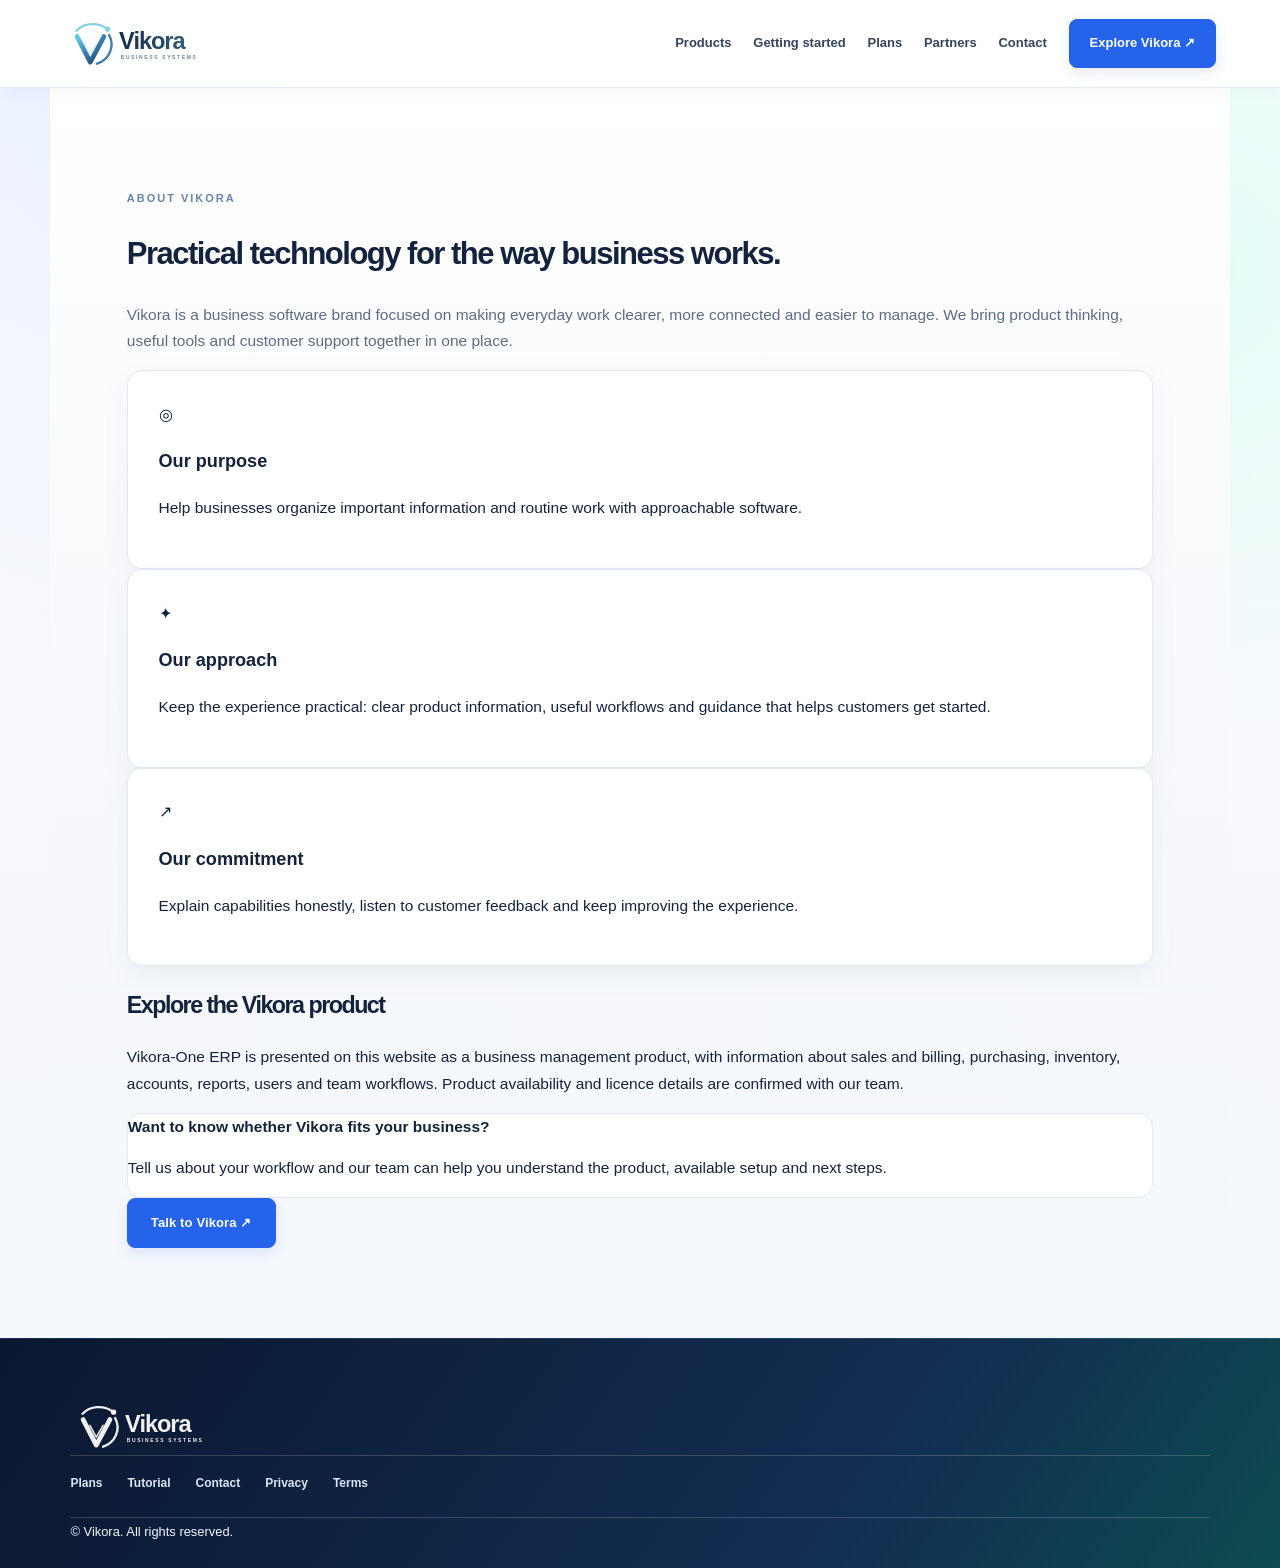
<file: about.html>
<!doctype html><html lang="en"><head><meta charset="utf-8"><meta name="viewport" content="width=device-width,initial-scale=1"><meta name="theme-color" content="#101D36"><meta name="description" content="Learn about Vikora, our business software vision, products and customer-first approach."><title>About Vikora | Business Software</title><link rel="icon" type="image/svg+xml" href="images/favicon.svg"><link rel="stylesheet" href="styles.css"></head><body><header class="site-header"><a class="brand brand-image" href="index.html" aria-label="Vikora home"><img src="images/vikora-logo.svg" alt="Vikora"></a><button class="menu-toggle" aria-label="Open menu" aria-expanded="false">☰</button><nav class="nav-links" aria-label="Main navigation"><a href="index.html#product">Products</a><a href="index.html#guide">Getting started</a><a href="index.html#plans">Plans</a><a href="index.html#franchise">Partners</a><a href="contact.html">Contact</a><a class="nav-cta" href="index.html#downloads">Explore Vikora ↗</a></nav></header><main class="inner-page"><p class="eyebrow">ABOUT VIKORA</p><h1>Practical technology for the way business works.</h1><p class="lead">Vikora is a business software brand focused on making everyday work clearer, more connected and easier to manage. We bring product thinking, useful tools and customer support together in one place.</p><div class="inner-grid"><article class="feature-card"><span class="feature-icon">◎</span><h3>Our purpose</h3><p>Help businesses organize important information and routine work with approachable software.</p></article><article class="feature-card"><span class="feature-icon">✦</span><h3>Our approach</h3><p>Keep the experience practical: clear product information, useful workflows and guidance that helps customers get started.</p></article><article class="feature-card"><span class="feature-icon">↗</span><h3>Our commitment</h3><p>Explain capabilities honestly, listen to customer feedback and keep improving the experience.</p></article></div><h2>Explore the Vikora product</h2><p>Vikora-One ERP is presented on this website as a business management product, with information about sales and billing, purchasing, inventory, accounts, reports, users and team workflows. Product availability and licence details are confirmed with our team.</p><div class="notice"><strong>Want to know whether Vikora fits your business?</strong><p>Tell us about your workflow and our team can help you understand the product, available setup and next steps.</p></div><a class="button button-lime" href="index.html#contact">Talk to Vikora ↗</a></main><footer class="footer"><a class="brand brand-image" href="index.html"><img src="images/vikora-logo.svg" alt="Vikora"></a><div class="footer-links"><a href="index.html#plans">Plans</a><a href="tutorial.html">Tutorial</a><a href="contact.html">Contact</a><a href="privacy.html">Privacy</a><a href="terms.html">Terms</a></div><small>© <span id="year"></span> Vikora. All rights reserved.</small></footer><script src="script.js"></script></body></html>
</file>
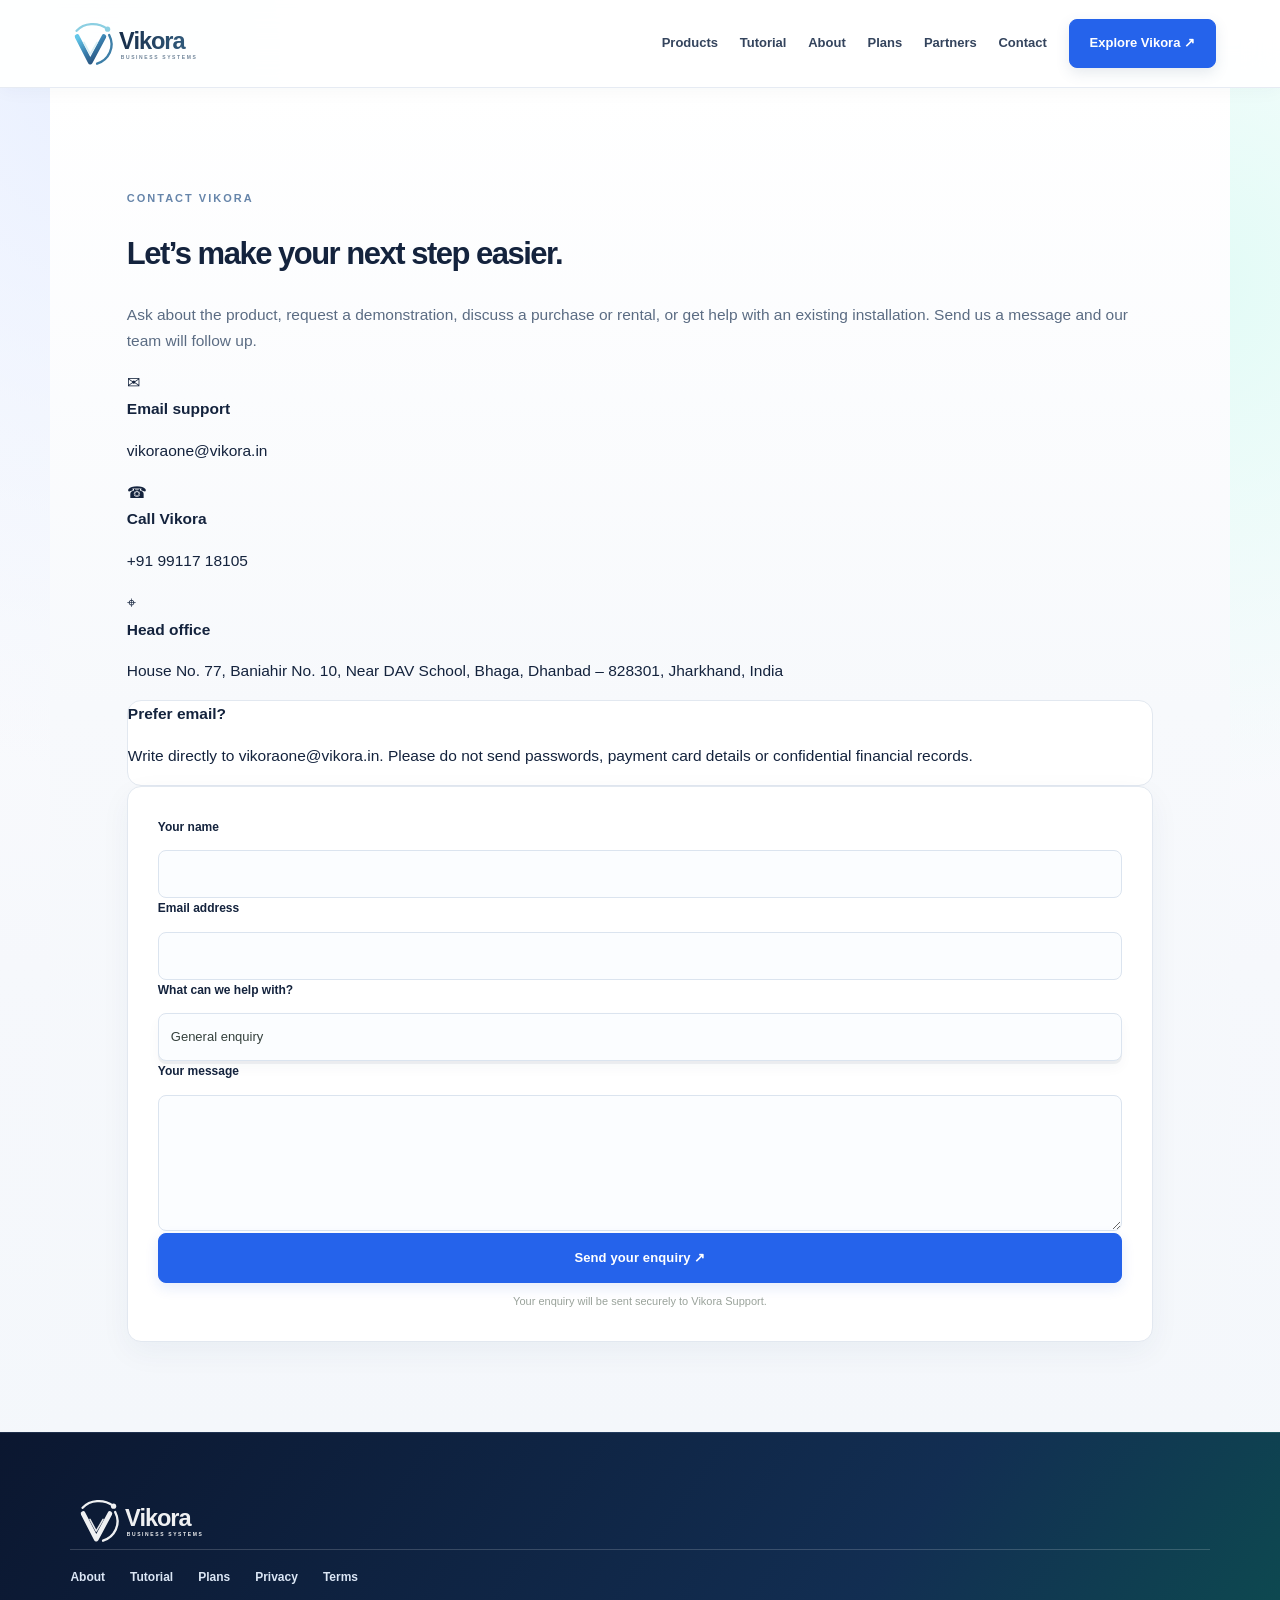
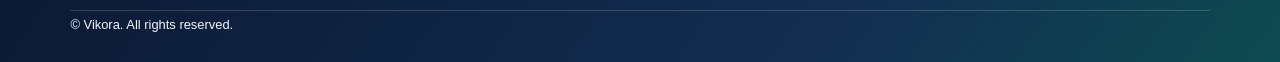
<file: contact.html>
<!doctype html><html lang="en"><head><meta charset="utf-8"><meta name="viewport" content="width=device-width,initial-scale=1"><meta name="theme-color" content="#101D36"><meta name="description" content="Contact Vikora for product information, demos, purchases, downloads, support and partnership enquiries."><title>Contact Vikora | Product, Sales & Support</title><link rel="icon" type="image/svg+xml" href="images/favicon.svg"><link rel="stylesheet" href="styles.css"></head><body><header class="site-header"><a class="brand brand-image" href="index.html" aria-label="Vikora home"><img src="images/vikora-logo.svg" alt="Vikora"></a><button class="menu-toggle" aria-label="Open menu" aria-expanded="false">☰</button><nav class="nav-links" aria-label="Main navigation"><a href="index.html#product">Products</a><a href="tutorial.html">Tutorial</a><a href="about.html">About</a><a href="index.html#plans">Plans</a><a href="index.html#franchise">Partners</a><a href="contact.html">Contact</a><a class="nav-cta" href="index.html#downloads">Explore Vikora ↗</a></nav></header><main class="inner-page contact-layout"><div><p class="eyebrow">CONTACT VIKORA</p><h1>Let’s make your next step easier.</h1><p class="lead">Ask about the product, request a demonstration, discuss a purchase or rental, or get help with an existing installation. Send us a message and our team will follow up.</p><div class="contact-detail"><span>✉</span><div><strong>Email support</strong><p><a href="mailto:vikoraone@vikora.in">vikoraone@vikora.in</a></p></div></div><div class="contact-detail"><span>☎</span><div><strong>Call Vikora</strong><p><a href="tel:+919911718105">+91 99117 18105</a></p></div></div><div class="contact-detail"><span>⌖</span><div><strong>Head office</strong><p>House No. 77, Baniahir No. 10, Near DAV School, Bhaga, Dhanbad – 828301, Jharkhand, India</p></div></div><div class="notice"><strong>Prefer email?</strong><p>Write directly to <a href="mailto:vikoraone@vikora.in">vikoraone@vikora.in</a>. Please do not send passwords, payment card details or confidential financial records.</p></div></div><form class="contact-form" id="contact-form"><label for="name">Your name</label><input id="name" name="name" autocomplete="name" required><label for="email">Email address</label><input id="email" name="email" type="email" autocomplete="email" required><label for="topic">What can we help with?</label><select id="topic" name="topic"><option>General enquiry</option><option>Product information</option><option>Book a free demo</option><option>Buying Vikora</option><option>Renting Vikora</option><option>Downloads and installation</option><option>Technical support</option><option>Payment options</option><option>Partnership</option></select><label for="message">Your message</label><textarea id="message" name="message" rows="5" required></textarea><button class="button button-lime" type="submit">Send your enquiry ↗</button><p class="form-note" id="form-note" role="status">Your enquiry will be sent securely to Vikora Support.</p></form></main><footer class="footer"><a class="brand brand-image" href="index.html"><img src="images/vikora-logo.svg" alt="Vikora"></a><div class="footer-links"><a href="about.html">About</a><a href="tutorial.html">Tutorial</a><a href="index.html#plans">Plans</a><a href="privacy.html">Privacy</a><a href="terms.html">Terms</a></div><small>© <span id="year"></span> Vikora. All rights reserved.</small></footer><script src="script.js"></script></body></html>
</file>
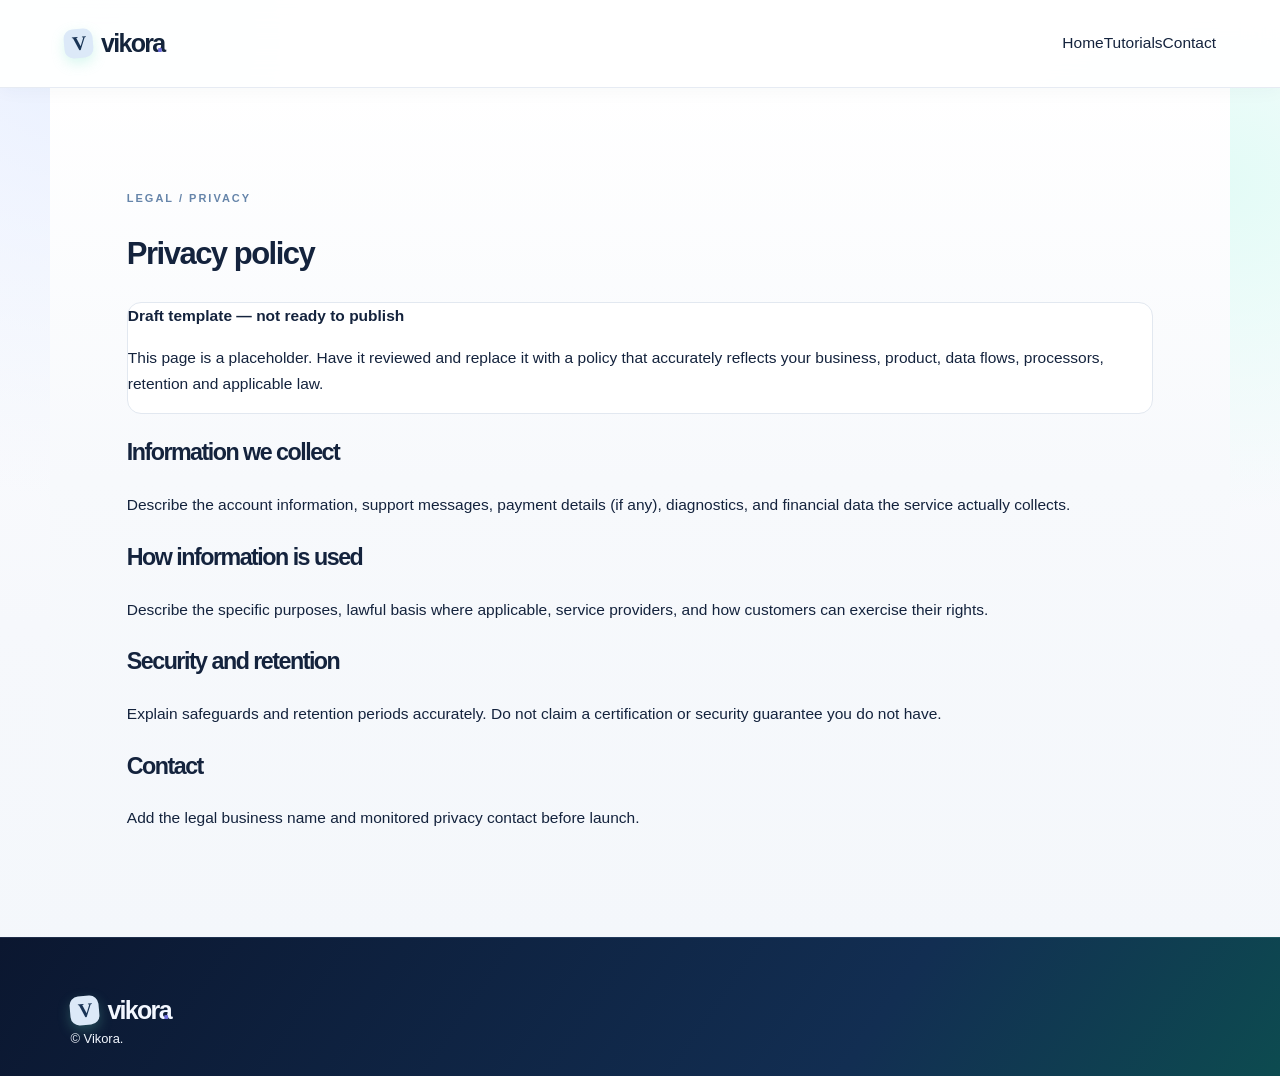
<file: privacy.html>
<!doctype html><html lang="en"><head><meta charset="utf-8"><meta name="viewport" content="width=device-width,initial-scale=1"><title>Privacy Policy | Vikora</title><link rel="stylesheet" href="styles.css"></head><body><header class="site-header"><a class="brand" href="index.html"><span class="brand-mark">V</span><span>vikora<span class="brand-dot">.</span></span></a><nav class="nav"><a href="index.html">Home</a><a href="tutorial.html">Tutorials</a><a href="contact.html">Contact</a></nav></header><main class="inner-page legal"><p class="eyebrow">LEGAL / PRIVACY</p><h1>Privacy policy</h1><div class="notice"><strong>Draft template — not ready to publish</strong><p>This page is a placeholder. Have it reviewed and replace it with a policy that accurately reflects your business, product, data flows, processors, retention and applicable law.</p></div><h2>Information we collect</h2><p>Describe the account information, support messages, payment details (if any), diagnostics, and financial data the service actually collects.</p><h2>How information is used</h2><p>Describe the specific purposes, lawful basis where applicable, service providers, and how customers can exercise their rights.</p><h2>Security and retention</h2><p>Explain safeguards and retention periods accurately. Do not claim a certification or security guarantee you do not have.</p><h2>Contact</h2><p>Add the legal business name and monitored privacy contact before launch.</p></main><footer class="footer"><a class="brand" href="index.html"><span class="brand-mark">V</span><span>vikora<span class="brand-dot">.</span></span></a><small>© <span id="year"></span> Vikora.</small></footer><script src="script.js"></script></body></html>
</file>
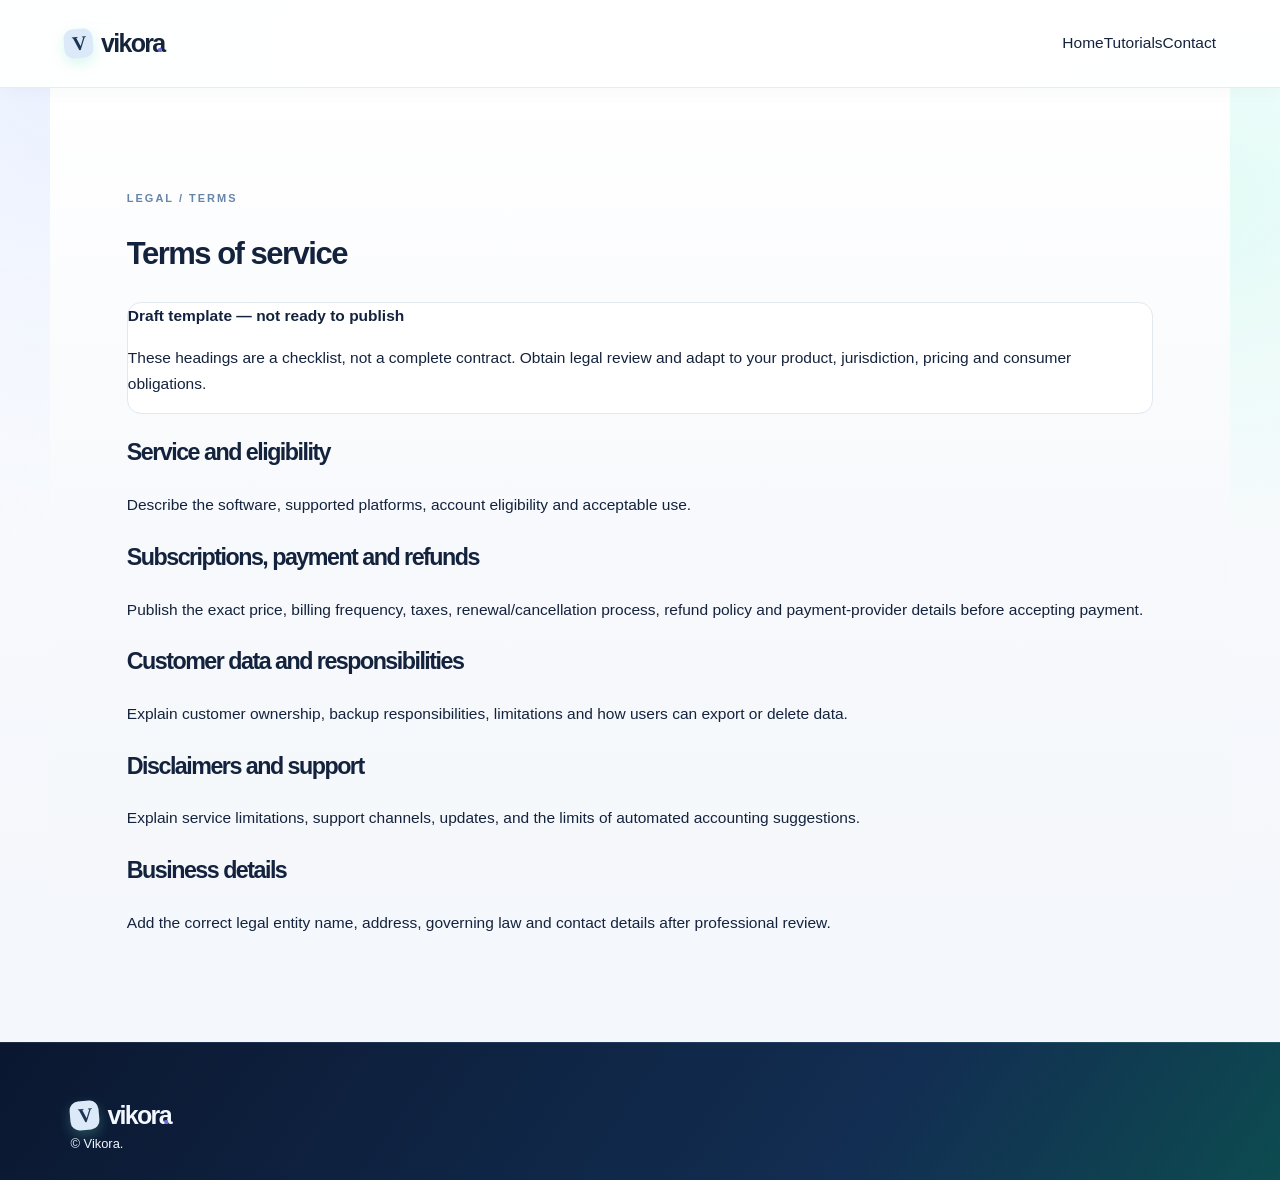
<file: terms.html>
<!doctype html><html lang="en"><head><meta charset="utf-8"><meta name="viewport" content="width=device-width,initial-scale=1"><title>Terms of Service | Vikora</title><link rel="stylesheet" href="styles.css"></head><body><header class="site-header"><a class="brand" href="index.html"><span class="brand-mark">V</span><span>vikora<span class="brand-dot">.</span></span></a><nav class="nav"><a href="index.html">Home</a><a href="tutorial.html">Tutorials</a><a href="contact.html">Contact</a></nav></header><main class="inner-page legal"><p class="eyebrow">LEGAL / TERMS</p><h1>Terms of service</h1><div class="notice"><strong>Draft template — not ready to publish</strong><p>These headings are a checklist, not a complete contract. Obtain legal review and adapt to your product, jurisdiction, pricing and consumer obligations.</p></div><h2>Service and eligibility</h2><p>Describe the software, supported platforms, account eligibility and acceptable use.</p><h2>Subscriptions, payment and refunds</h2><p>Publish the exact price, billing frequency, taxes, renewal/cancellation process, refund policy and payment-provider details before accepting payment.</p><h2>Customer data and responsibilities</h2><p>Explain customer ownership, backup responsibilities, limitations and how users can export or delete data.</p><h2>Disclaimers and support</h2><p>Explain service limitations, support channels, updates, and the limits of automated accounting suggestions.</p><h2>Business details</h2><p>Add the correct legal entity name, address, governing law and contact details after professional review.</p></main><footer class="footer"><a class="brand" href="index.html"><span class="brand-mark">V</span><span>vikora<span class="brand-dot">.</span></span></a><small>© <span id="year"></span> Vikora.</small></footer><script src="script.js"></script></body></html>
</file>
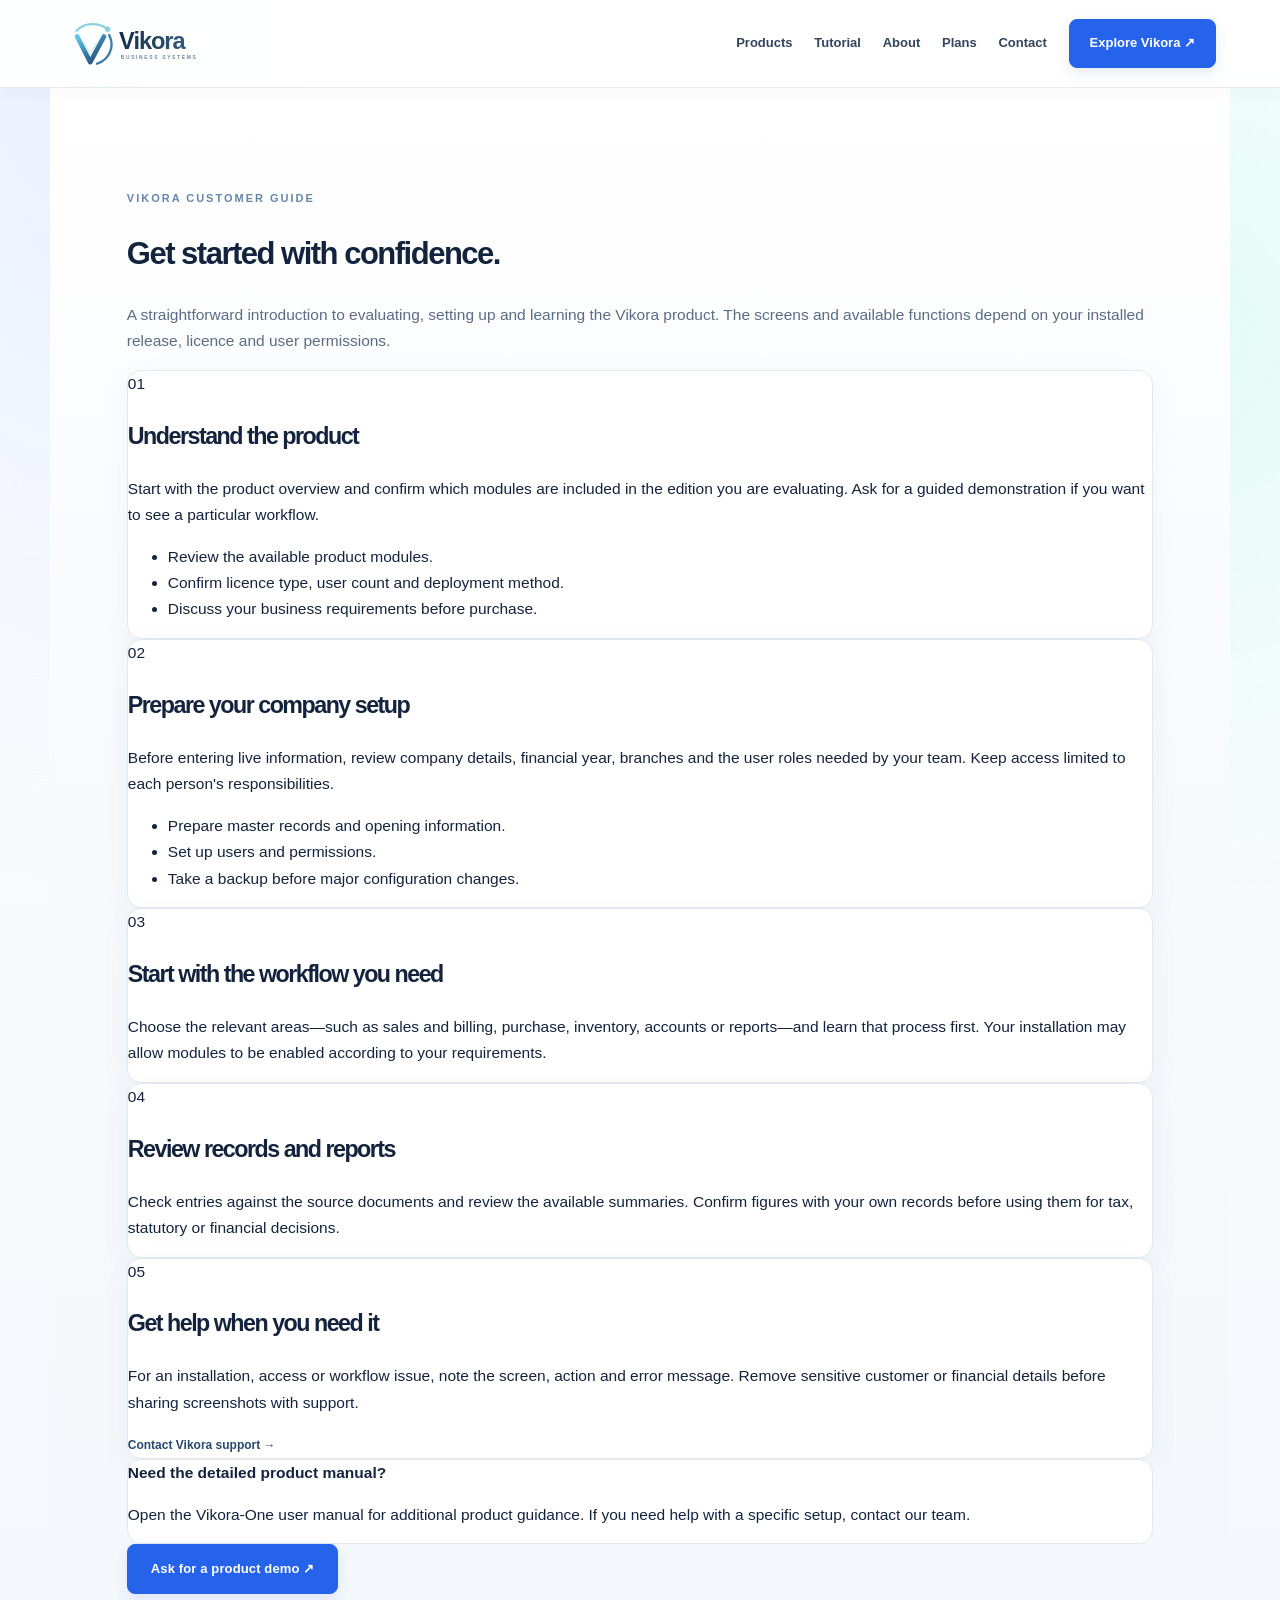
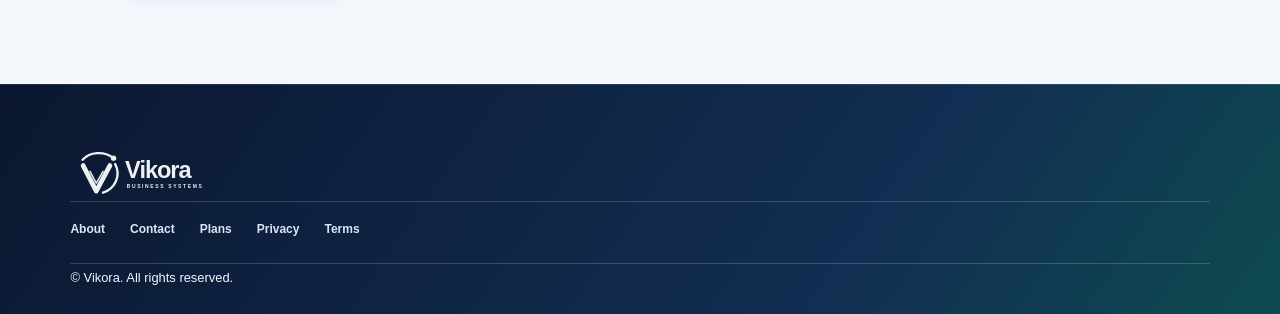
<file: tutorial.html>
<!doctype html><html lang="en"><head><meta charset="utf-8"><meta name="viewport" content="width=device-width,initial-scale=1"><meta name="theme-color" content="#101D36"><meta name="description" content="Getting started with Vikora: product orientation, setup guidance, modules and customer support."><title>Vikora Tutorial | Getting Started</title><link rel="icon" type="image/svg+xml" href="images/favicon.svg"><link rel="stylesheet" href="styles.css"></head><body><header class="site-header"><a class="brand brand-image" href="index.html" aria-label="Vikora home"><img src="images/vikora-logo.svg" alt="Vikora"></a><button class="menu-toggle" aria-label="Open menu" aria-expanded="false">☰</button><nav class="nav-links" aria-label="Main navigation"><a href="index.html#product">Products</a><a href="tutorial.html">Tutorial</a><a href="about.html">About</a><a href="index.html#plans">Plans</a><a href="contact.html">Contact</a><a class="nav-cta" href="index.html#downloads">Explore Vikora ↗</a></nav></header><main class="inner-page"><p class="eyebrow">VIKORA CUSTOMER GUIDE</p><h1>Get started with confidence.</h1><p class="lead">A straightforward introduction to evaluating, setting up and learning the Vikora product. The screens and available functions depend on your installed release, licence and user permissions.</p><div class="tutorial-list"><article class="tutorial-item"><span class="tutorial-number">01</span><div><h2>Understand the product</h2><p>Start with the product overview and confirm which modules are included in the edition you are evaluating. Ask for a guided demonstration if you want to see a particular workflow.</p><ul><li>Review the available product modules.</li><li>Confirm licence type, user count and deployment method.</li><li>Discuss your business requirements before purchase.</li></ul></div></article><article class="tutorial-item"><span class="tutorial-number">02</span><div><h2>Prepare your company setup</h2><p>Before entering live information, review company details, financial year, branches and the user roles needed by your team. Keep access limited to each person's responsibilities.</p><ul><li>Prepare master records and opening information.</li><li>Set up users and permissions.</li><li>Take a backup before major configuration changes.</li></ul></div></article><article class="tutorial-item"><span class="tutorial-number">03</span><div><h2>Start with the workflow you need</h2><p>Choose the relevant areas—such as sales and billing, purchase, inventory, accounts or reports—and learn that process first. Your installation may allow modules to be enabled according to your requirements.</p></div></article><article class="tutorial-item"><span class="tutorial-number">04</span><div><h2>Review records and reports</h2><p>Check entries against the source documents and review the available summaries. Confirm figures with your own records before using them for tax, statutory or financial decisions.</p></div></article><article class="tutorial-item"><span class="tutorial-number">05</span><div><h2>Get help when you need it</h2><p>For an installation, access or workflow issue, note the screen, action and error message. Remove sensitive customer or financial details before sharing screenshots with support.</p><a class="text-link" href="contact.html">Contact Vikora support →</a></div></article></div><div class="notice"><strong>Need the detailed product manual?</strong><p>Open the <a href="vikora-one-manual.html">Vikora-One user manual</a> for additional product guidance. If you need help with a specific setup, contact our team.</p></div><a class="button button-lime" href="contact.html">Ask for a product demo ↗</a></main><footer class="footer"><a class="brand brand-image" href="index.html"><img src="images/vikora-logo.svg" alt="Vikora"></a><div class="footer-links"><a href="about.html">About</a><a href="contact.html">Contact</a><a href="index.html#plans">Plans</a><a href="privacy.html">Privacy</a><a href="terms.html">Terms</a></div><small>© <span id="year"></span> Vikora. All rights reserved.</small></footer><script src="script.js"></script></body></html>
</file>
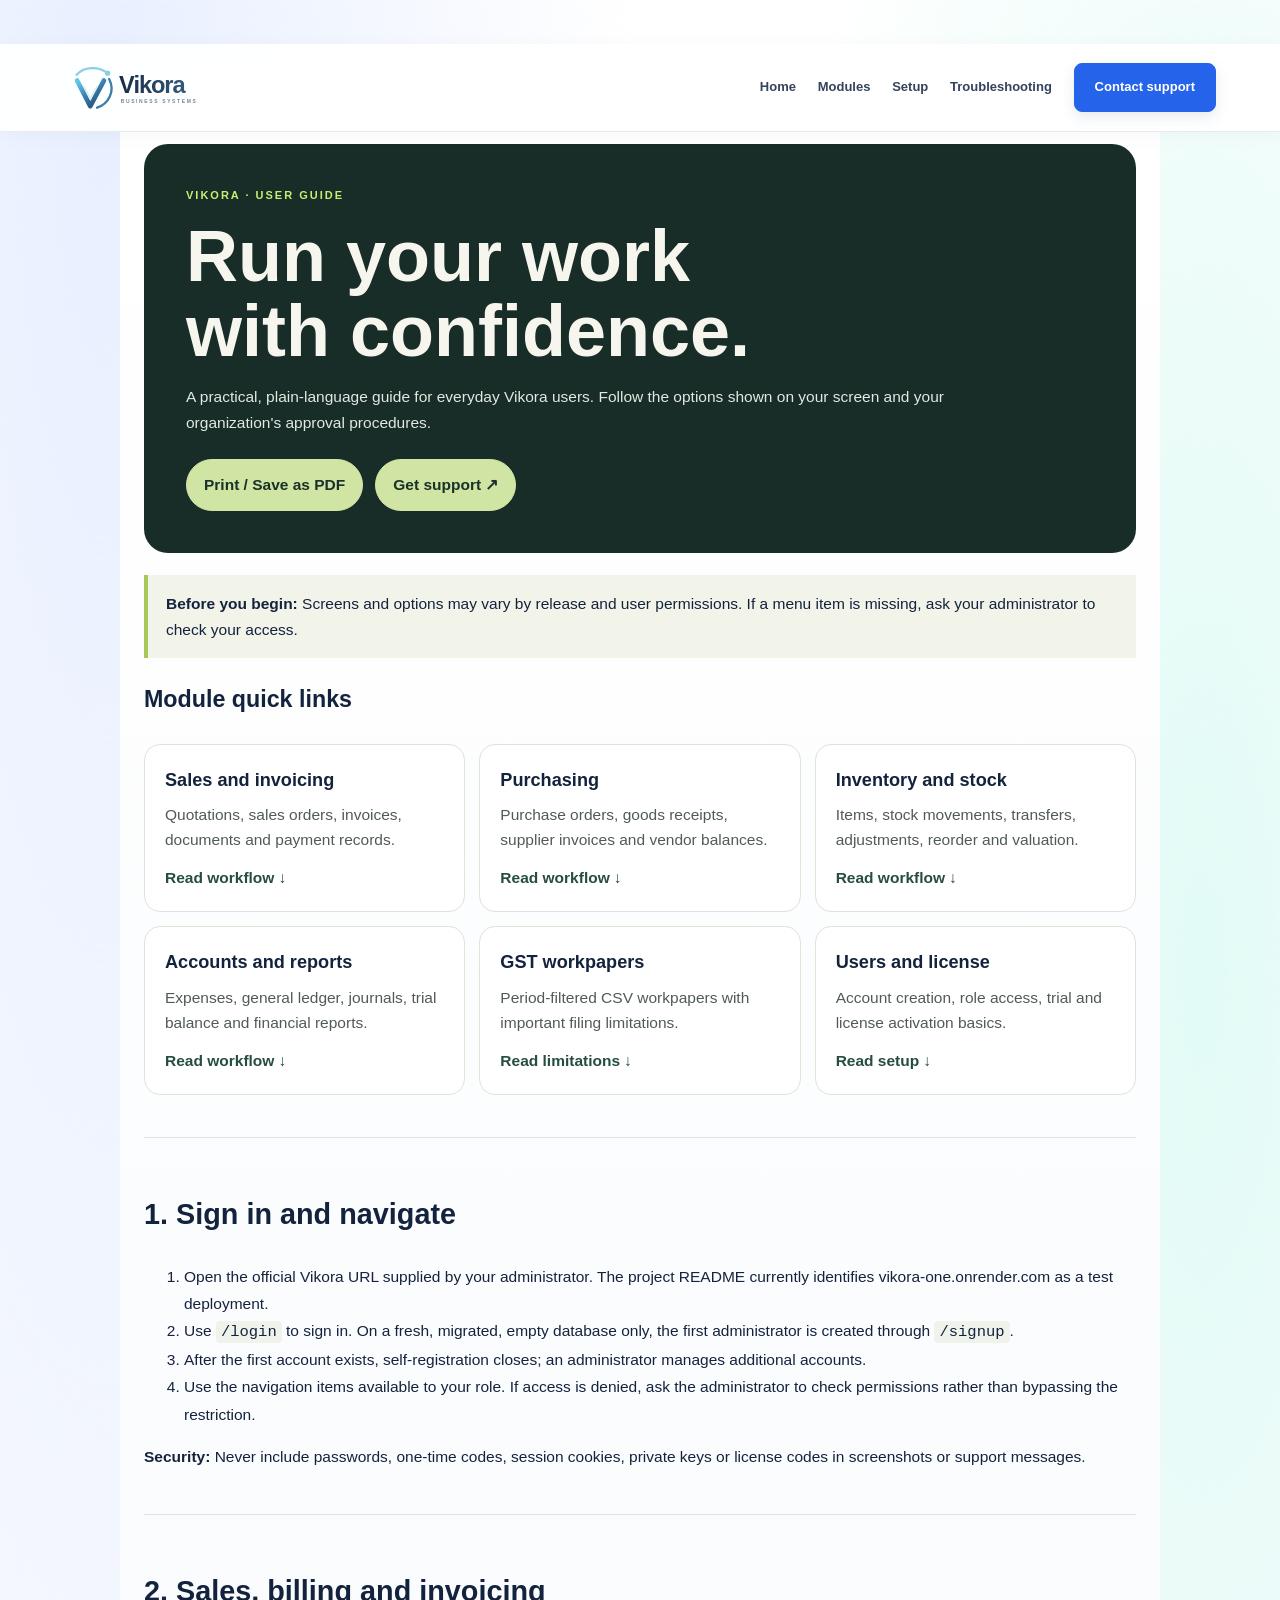
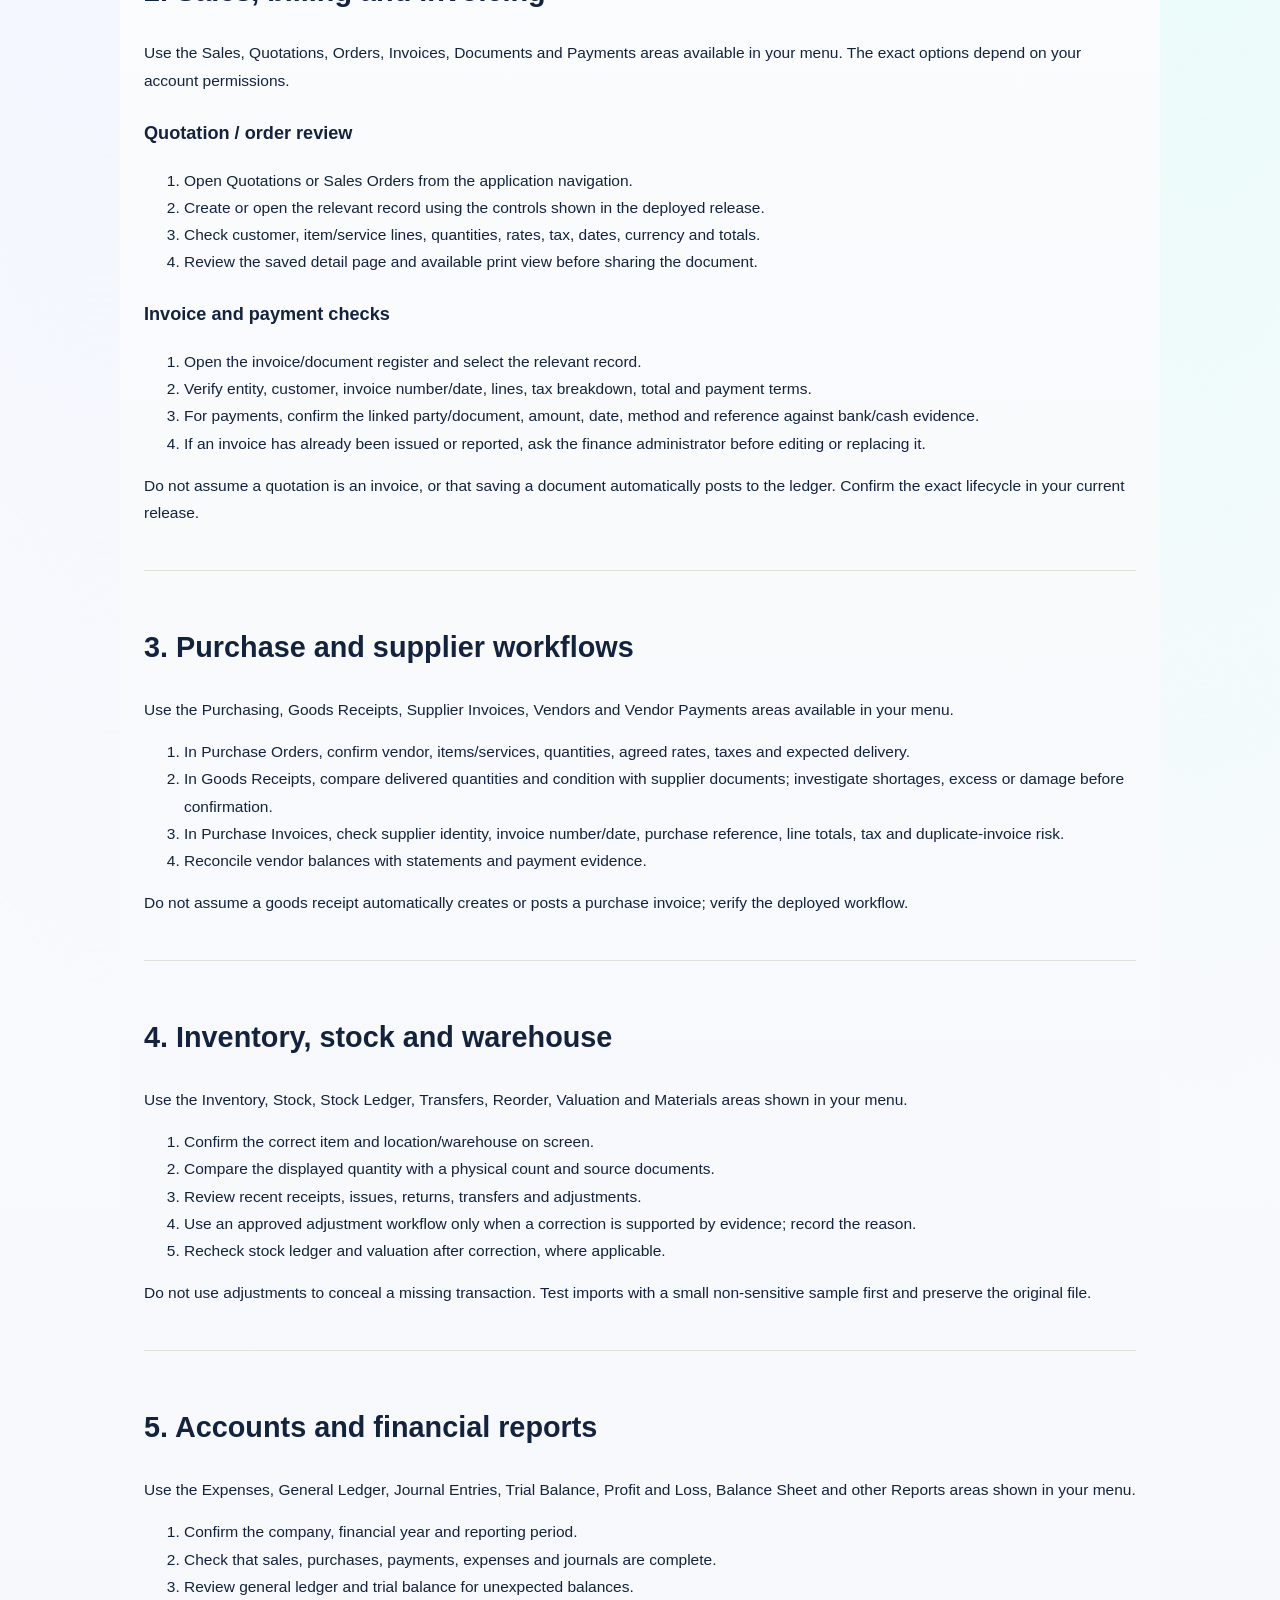
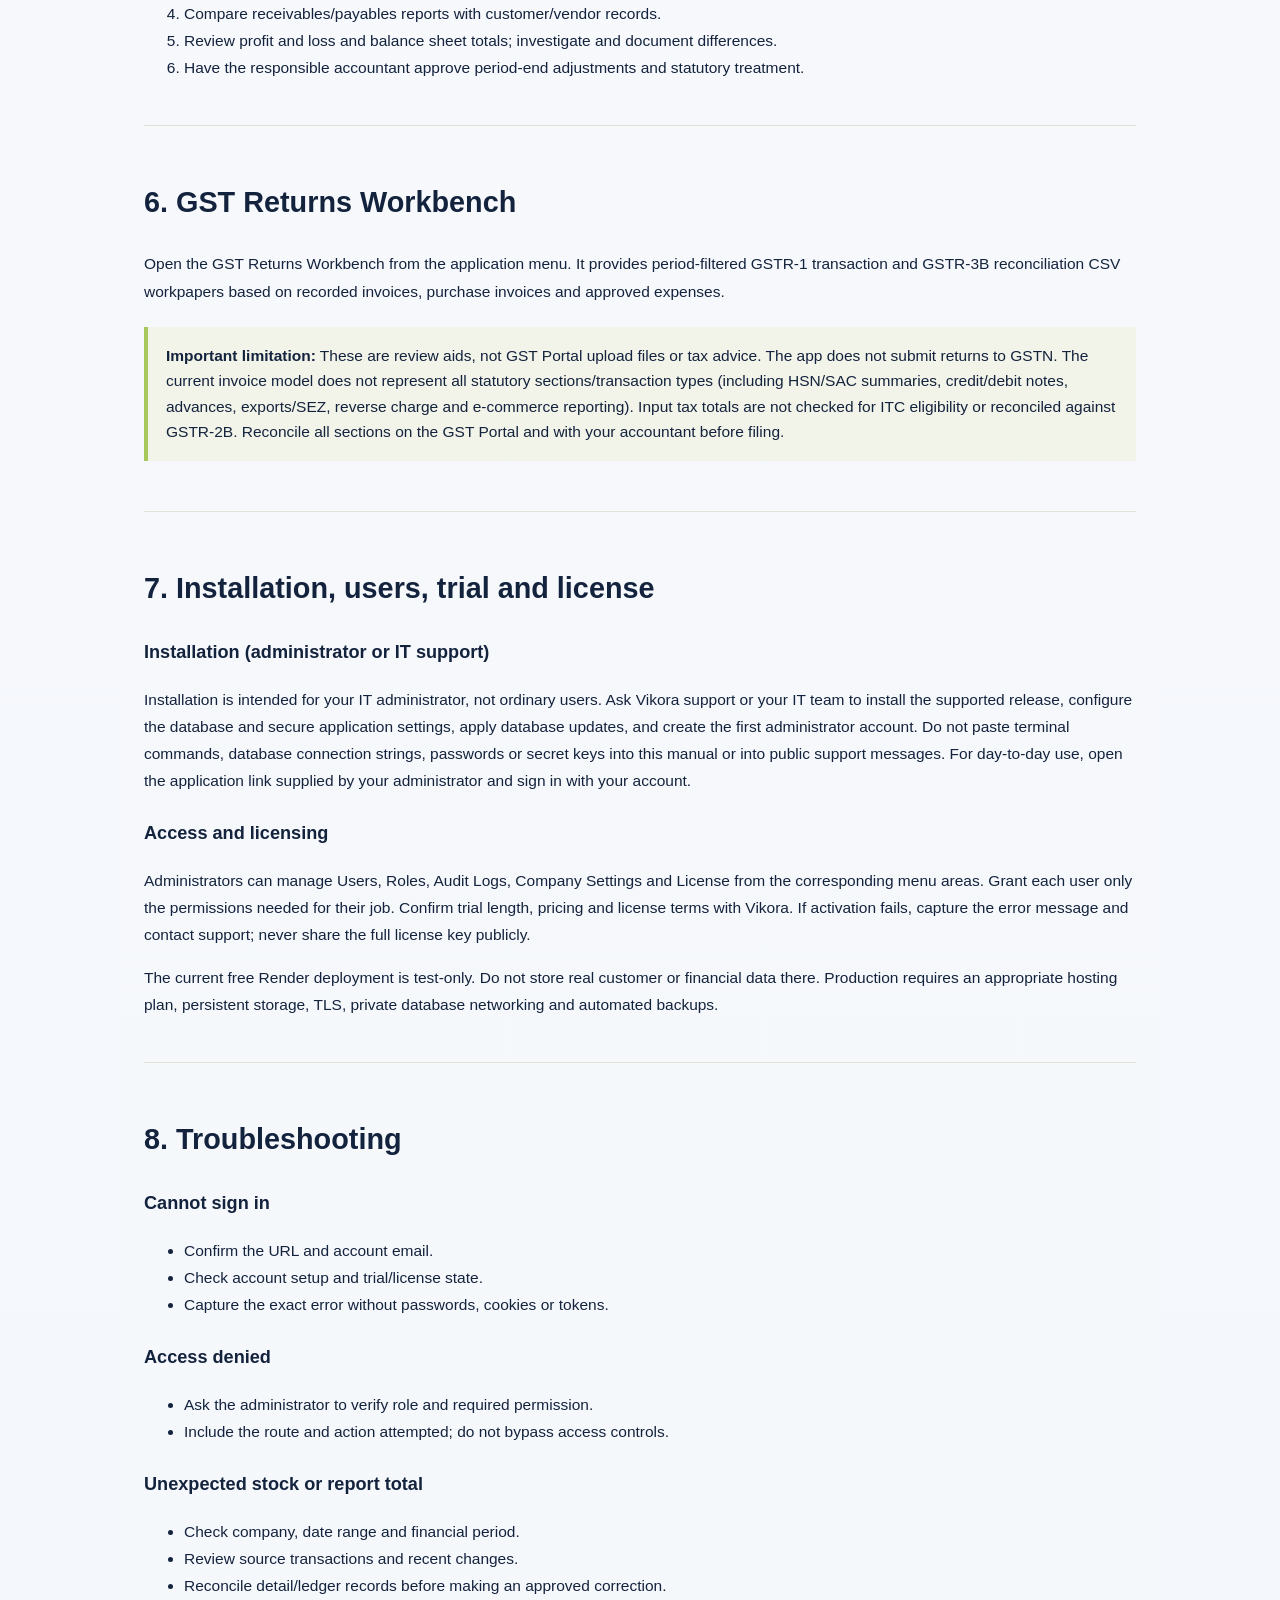
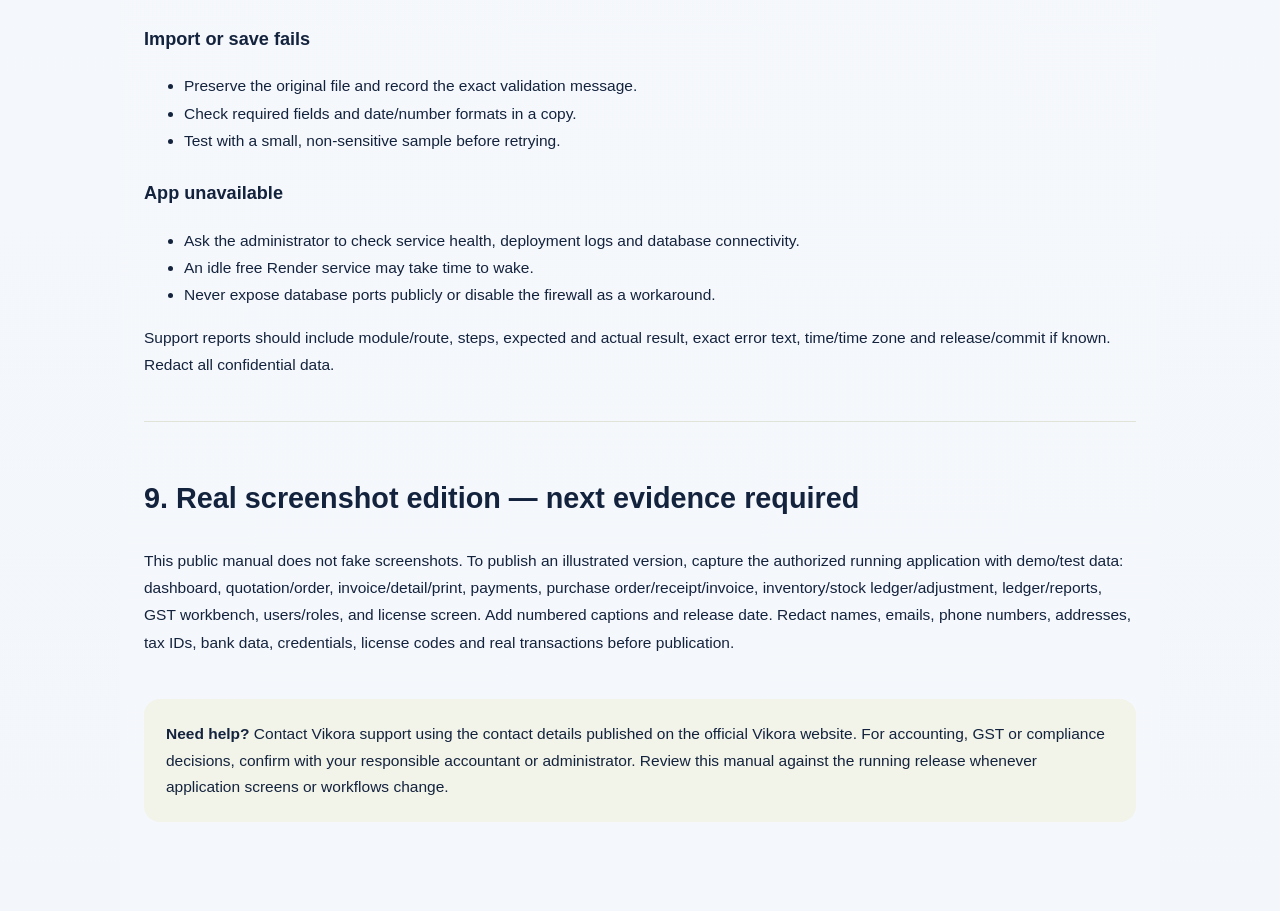
<file: vikora-one-manual.html>
<!doctype html>
<html lang="en">
<head>
<meta charset="utf-8"><meta name="viewport" content="width=device-width,initial-scale=1">
<meta name="description" content="Vikora ERP user manual based on the current application source: sales, purchasing, stock, finance, GST workpapers, access and licensing.">
<title>Vikora User Manual | Vikora</title>
<link rel="stylesheet" href="styles.css">
<style>
.manual-wrap{max-width:1040px;margin:0 auto;padding:56px 24px 90px}.manual-hero{padding:42px;border-radius:24px;background:#182c28;color:#f7f6ee}.manual-hero .eyebrow{color:#c9ef72}.manual-hero h1{font-size:clamp(2.2rem,6vw,4.5rem);line-height:1.04;margin:14px 0}.manual-hero p{max-width:760px;color:#e1e9e1;line-height:1.7}.manual-actions{display:flex;gap:12px;flex-wrap:wrap;margin-top:22px}.manual-actions a,.manual-actions button{padding:12px 17px;border-radius:999px;border:1px solid #d0e5a3;background:#d0e5a3;color:#1a3029;font-weight:700;text-decoration:none;cursor:pointer}.manual-note{margin:22px 0;padding:16px 18px;border-left:4px solid #a6c85b;background:#f2f3e9;line-height:1.65}.manual-grid{display:grid;grid-template-columns:repeat(auto-fit,minmax(245px,1fr));gap:14px;margin:24px 0 42px}.manual-card{padding:20px;border:1px solid #dfe3d8;border-radius:16px;background:#fff}.manual-card h3{margin:0 0 8px}.manual-card p{line-height:1.6;margin:0 0 12px;color:#505b53}.manual-card a{color:#254d40;font-weight:700}.manual-section{padding:28px 0;border-top:1px solid #dfe3d8}.manual-section h2{font-size:1.8rem}.manual-section h3{margin-top:24px}.manual-section p,.manual-section li{line-height:1.75}.manual-section code{background:#f0f2ec;padding:2px 5px;border-radius:4px;overflow-wrap:anywhere}.manual-section table{width:100%;border-collapse:collapse;display:block;overflow-x:auto}.manual-section th,.manual-section td{border:1px solid #dfe3d8;padding:10px;text-align:left;vertical-align:top}.manual-section th{background:#f2f3e9}.manual-foot{padding:22px;background:#f2f3e9;border-radius:16px;line-height:1.7}
@media print{.site-header,.manual-actions,.manual-hero .eyebrow{display:none!important}.manual-wrap{max-width:none;padding:0}.manual-hero{background:#fff;color:#111;padding:0;border-radius:0}.manual-hero p{color:#333}.manual-note{break-inside:avoid}.manual-section{break-inside:avoid}a{color:#111;text-decoration:none}}
</style></head>
<body>
<header class="site-header"><a class="brand brand-image" href="index.html"><img src="images/vikora-logo.svg" alt="Vikora"></a><button class="menu-toggle" aria-label="Open menu" aria-expanded="false">☰</button><nav class="nav-links" aria-label="Main navigation"><a href="index.html">Home</a><a href="#modules">Modules</a><a href="#setup">Setup</a><a href="#troubleshooting">Troubleshooting</a><a class="nav-cta" href="index.html#contact">Contact support</a></nav></header>
<main class="manual-wrap">
<section class="manual-hero"><div class="eyebrow">VIKORA · USER GUIDE</div><h1>Run your work<br>with confidence.</h1><p>A practical, plain-language guide for everyday Vikora users. Follow the options shown on your screen and your organization's approval procedures.</p><div class="manual-actions"><button onclick="window.print()">Print / Save as PDF</button><a href="index.html#contact">Get support ↗</a></div></section>
<div class="manual-note"><strong>Before you begin:</strong> Screens and options may vary by release and user permissions. If a menu item is missing, ask your administrator to check your access.</div>
<h2 id="modules">Module quick links</h2>
<div class="manual-grid">
<article class="manual-card"><h3>Sales and invoicing</h3><p>Quotations, sales orders, invoices, documents and payment records.</p><a href="#sales">Read workflow ↓</a></article>
<article class="manual-card"><h3>Purchasing</h3><p>Purchase orders, goods receipts, supplier invoices and vendor balances.</p><a href="#purchasing">Read workflow ↓</a></article>
<article class="manual-card"><h3>Inventory and stock</h3><p>Items, stock movements, transfers, adjustments, reorder and valuation.</p><a href="#inventory">Read workflow ↓</a></article>
<article class="manual-card"><h3>Accounts and reports</h3><p>Expenses, general ledger, journals, trial balance and financial reports.</p><a href="#accounts">Read workflow ↓</a></article>
<article class="manual-card"><h3>GST workpapers</h3><p>Period-filtered CSV workpapers with important filing limitations.</p><a href="#gst">Read limitations ↓</a></article>
<article class="manual-card"><h3>Users and license</h3><p>Account creation, role access, trial and license activation basics.</p><a href="#setup">Read setup ↓</a></article>
</div>
<section class="manual-section"><h2>1. Sign in and navigate</h2><ol><li>Open the official Vikora URL supplied by your administrator. The project README currently identifies <a href="https://vikora-one.onrender.com">vikora-one.onrender.com</a> as a test deployment.</li><li>Use <code>/login</code> to sign in. On a fresh, migrated, empty database only, the first administrator is created through <code>/signup</code>.</li><li>After the first account exists, self-registration closes; an administrator manages additional accounts.</li><li>Use the navigation items available to your role. If access is denied, ask the administrator to check permissions rather than bypassing the restriction.</li></ol><p><strong>Security:</strong> Never include passwords, one-time codes, session cookies, private keys or license codes in screenshots or support messages.</p></section>
<section class="manual-section" id="sales"><h2>2. Sales, billing and invoicing</h2><p>Use the Sales, Quotations, Orders, Invoices, Documents and Payments areas available in your menu. The exact options depend on your account permissions.</p><h3>Quotation / order review</h3><ol><li>Open Quotations or Sales Orders from the application navigation.</li><li>Create or open the relevant record using the controls shown in the deployed release.</li><li>Check customer, item/service lines, quantities, rates, tax, dates, currency and totals.</li><li>Review the saved detail page and available print view before sharing the document.</li></ol><h3>Invoice and payment checks</h3><ol><li>Open the invoice/document register and select the relevant record.</li><li>Verify entity, customer, invoice number/date, lines, tax breakdown, total and payment terms.</li><li>For payments, confirm the linked party/document, amount, date, method and reference against bank/cash evidence.</li><li>If an invoice has already been issued or reported, ask the finance administrator before editing or replacing it.</li></ol><p>Do not assume a quotation is an invoice, or that saving a document automatically posts to the ledger. Confirm the exact lifecycle in your current release.</p></section>
<section class="manual-section" id="purchasing"><h2>3. Purchase and supplier workflows</h2><p>Use the Purchasing, Goods Receipts, Supplier Invoices, Vendors and Vendor Payments areas available in your menu.</p><ol><li>In Purchase Orders, confirm vendor, items/services, quantities, agreed rates, taxes and expected delivery.</li><li>In Goods Receipts, compare delivered quantities and condition with supplier documents; investigate shortages, excess or damage before confirmation.</li><li>In Purchase Invoices, check supplier identity, invoice number/date, purchase reference, line totals, tax and duplicate-invoice risk.</li><li>Reconcile vendor balances with statements and payment evidence.</li></ol><p>Do not assume a goods receipt automatically creates or posts a purchase invoice; verify the deployed workflow.</p></section>
<section class="manual-section" id="inventory"><h2>4. Inventory, stock and warehouse</h2><p>Use the Inventory, Stock, Stock Ledger, Transfers, Reorder, Valuation and Materials areas shown in your menu.</p><ol><li>Confirm the correct item and location/warehouse on screen.</li><li>Compare the displayed quantity with a physical count and source documents.</li><li>Review recent receipts, issues, returns, transfers and adjustments.</li><li>Use an approved adjustment workflow only when a correction is supported by evidence; record the reason.</li><li>Recheck stock ledger and valuation after correction, where applicable.</li></ol><p>Do not use adjustments to conceal a missing transaction. Test imports with a small non-sensitive sample first and preserve the original file.</p></section>
<section class="manual-section" id="accounts"><h2>5. Accounts and financial reports</h2><p>Use the Expenses, General Ledger, Journal Entries, Trial Balance, Profit and Loss, Balance Sheet and other Reports areas shown in your menu.</p><ol><li>Confirm the company, financial year and reporting period.</li><li>Check that sales, purchases, payments, expenses and journals are complete.</li><li>Review general ledger and trial balance for unexpected balances.</li><li>Compare receivables/payables reports with customer/vendor records.</li><li>Review profit and loss and balance sheet totals; investigate and document differences.</li><li>Have the responsible accountant approve period-end adjustments and statutory treatment.</li></ol></section>
<section class="manual-section" id="gst"><h2>6. GST Returns Workbench</h2><p>Open the GST Returns Workbench from the application menu. It provides period-filtered GSTR-1 transaction and GSTR-3B reconciliation CSV workpapers based on recorded invoices, purchase invoices and approved expenses.</p><div class="manual-note"><strong>Important limitation:</strong> These are review aids, not GST Portal upload files or tax advice. The app does not submit returns to GSTN. The current invoice model does not represent all statutory sections/transaction types (including HSN/SAC summaries, credit/debit notes, advances, exports/SEZ, reverse charge and e-commerce reporting). Input tax totals are not checked for ITC eligibility or reconciled against GSTR-2B. Reconcile all sections on the GST Portal and with your accountant before filing.</div></section>
<section class="manual-section" id="setup"><h2>7. Installation, users, trial and license</h2><h3>Installation (administrator or IT support)</h3><p>Installation is intended for your IT administrator, not ordinary users. Ask Vikora support or your IT team to install the supported release, configure the database and secure application settings, apply database updates, and create the first administrator account. Do not paste terminal commands, database connection strings, passwords or secret keys into this manual or into public support messages. For day-to-day use, open the application link supplied by your administrator and sign in with your account.</p><h3>Access and licensing</h3><p>Administrators can manage Users, Roles, Audit Logs, Company Settings and License from the corresponding menu areas. Grant each user only the permissions needed for their job. Confirm trial length, pricing and license terms with Vikora. If activation fails, capture the error message and contact support; never share the full license key publicly.</p><p>The current free Render deployment is test-only. Do not store real customer or financial data there. Production requires an appropriate hosting plan, persistent storage, TLS, private database networking and automated backups.</p></section>
<section class="manual-section" id="troubleshooting"><h2>8. Troubleshooting</h2><h3>Cannot sign in</h3><ul><li>Confirm the URL and account email.</li><li>Check account setup and trial/license state.</li><li>Capture the exact error without passwords, cookies or tokens.</li></ul><h3>Access denied</h3><ul><li>Ask the administrator to verify role and required permission.</li><li>Include the route and action attempted; do not bypass access controls.</li></ul><h3>Unexpected stock or report total</h3><ul><li>Check company, date range and financial period.</li><li>Review source transactions and recent changes.</li><li>Reconcile detail/ledger records before making an approved correction.</li></ul><h3>Import or save fails</h3><ul><li>Preserve the original file and record the exact validation message.</li><li>Check required fields and date/number formats in a copy.</li><li>Test with a small, non-sensitive sample before retrying.</li></ul><h3>App unavailable</h3><ul><li>Ask the administrator to check service health, deployment logs and database connectivity.</li><li>An idle free Render service may take time to wake.</li><li>Never expose database ports publicly or disable the firewall as a workaround.</li></ul><p>Support reports should include module/route, steps, expected and actual result, exact error text, time/time zone and release/commit if known. Redact all confidential data.</p></section>
<section class="manual-section"><h2>9. Real screenshot edition — next evidence required</h2><p>This public manual does not fake screenshots. To publish an illustrated version, capture the authorized running application with demo/test data: dashboard, quotation/order, invoice/detail/print, payments, purchase order/receipt/invoice, inventory/stock ledger/adjustment, ledger/reports, GST workbench, users/roles, and license screen. Add numbered captions and release date. Redact names, emails, phone numbers, addresses, tax IDs, bank data, credentials, license codes and real transactions before publication.</p></section>
<div class="manual-foot"><strong>Need help?</strong> Contact Vikora support using the contact details published on the official Vikora website. For accounting, GST or compliance decisions, confirm with your responsible accountant or administrator. Review this manual against the running release whenever application screens or workflows change.</div>
</main>
<script src="script.js"></script></body></html>
</file>
<file: styles.css>
:root{--ink:#172223;--muted:#647071;--cream:#f5f4ed;--paper:#fffefa;--lime:#d5f36b;--line:#e5e6dd;--orange:#f49a67}*{box-sizing:border-box}html{scroll-behavior:smooth}body{margin:0;background:var(--cream);color:var(--ink);font-family:'DM Sans',sans-serif;font-size:15px;line-height:1.6}a{color:inherit;text-decoration:none}button,input,select,textarea{font:inherit}.site-header{height:82px;max-width:1240px;padding:0 36px;margin:auto;display:flex;align-items:center;justify-content:space-between}.brand{font:800 25px Manrope,sans-serif;letter-spacing:-1.7px;display:flex;align-items:center;gap:8px}.brand-mark{height:29px;width:29px;border-radius:9px;background:var(--lime);display:grid;place-items:center;font:800 20px Manrope;color:var(--ink);transform:rotate(-5deg)}.brand-dot{color:#93b52f;margin-left:-8px}.nav-links{display:flex;align-items:center;gap:34px;font-size:13px;font-weight:600}.nav-links>a:not(.nav-cta):hover,.footer a:hover{color:#779420}.nav-cta{padding:11px 17px;border:1px solid #cbd0c0;border-radius:4px}.nav-cta span,.button span{margin-left:10px}.menu-toggle{display:none;border:0;background:none;font-size:24px}.hero{min-height:670px;max-width:1440px;margin:auto;padding:90px max(calc((100% - 1168px)/2),7.5%) 76px;display:grid;grid-template-columns:1fr 1.08fr;align-items:center;position:relative;overflow:hidden;background:#eef0e5}.eyebrow{font-size:10px;font-weight:700;letter-spacing:1.7px;display:flex;align-items:center;gap:9px}.pulse{background:#93b52f;width:7px;height:7px;border-radius:50%;box-shadow:0 0 0 4px #93b52f26}.hero h1,.section h2,.manifesto h2,.download-section h2,.payment-section h2,.contact-section h2{font:600 clamp(48px,5.2vw,72px)/1.05 Manrope,sans-serif;letter-spacing:-4px;margin:24px 0 18px}.hero h1 em,.section h2 em,.manifesto h2 em,.download-section h2 em,.payment-section h2 em,.contact-section h2 em{font-style:normal;color:#829c36}.hero-lede{max-width:410px;color:#5c6867;font-size:16px;line-height:1.8}.hero-actions{display:flex;align-items:center;gap:27px;margin-top:31px}.button{min-height:49px;padding:0 20px;border-radius:4px;border:1px solid transparent;display:inline-flex;align-items:center;justify-content:center;font-size:12px;font-weight:700;cursor:pointer;transition:transform .2s,background .2s}.button:hover{transform:translateY(-2px)}.button-lime{background:var(--lime);color:var(--ink)}.button-lime:hover{background:#c6e757}.button-outline{border-color:#b9c0b9;background:transparent}.button-outline:hover{background:#f1f3e8}.text-link{font-size:12px;font-weight:700}.play{display:inline-grid;place-items:center;margin-right:8px;width:28px;height:28px;border:1px solid #bdc5b6;border-radius:50%;font-size:8px}.trust-note{display:flex;align-items:center;gap:12px;color:#7b8580;font-size:10px;margin-top:43px}.avatar-stack{display:flex}.avatar-stack i{font-style:normal;width:24px;height:24px;border-radius:50%;border:2px solid #eef0e5;background:#d9a982;color:#fff;display:grid;place-items:center;font-size:10px;margin-left:-5px}.avatar-stack i:nth-child(2){background:#687b65}.avatar-stack i:nth-child(3){background:#e3ba54}.hero-art{height:470px;position:relative;display:grid;place-items:center}.sun-disc{position:absolute;width:330px;height:330px;border-radius:50%;background:#e7b18a;right:10%;top:12%;opacity:.92}.orbit{position:absolute;border:1px solid #cbd0c0;border-radius:50%;transform:rotate(-25deg)}.orbit-one{width:470px;height:320px}.orbit-two{width:390px;height:455px;transform:rotate(38deg)}.product-window{z-index:1;width:min(410px,90%);height:315px;background:var(--paper);border-radius:9px;box-shadow:0 25px 70px #22302a2b;transform:rotate(-3deg);overflow:hidden}.window-top{height:35px;background:#f7f7f1;border-bottom:1px solid #eceee7;display:flex;align-items:center;justify-content:space-between;padding:0 13px;font-size:9px;color:#87908b}.window-dots{color:#d7a181;font-size:8px;letter-spacing:2px}.window-content{display:flex;height:calc(100% - 35px)}.window-content aside{width:43px;border-right:1px solid #edf0e8;display:flex;align-items:center;flex-direction:column;gap:20px;padding-top:13px;color:#909994;font-size:13px}.side-brand{width:23px;height:23px;background:var(--lime);border-radius:7px;display:grid;place-items:center;color:var(--ink);font-weight:800;font-size:16px;margin-bottom:5px}.workspace{padding:20px 23px;flex:1}.workspace>small{font-size:7px;letter-spacing:1px;color:#a0a8a0}.workspace h3{font:700 22px/1.2 Manrope;letter-spacing:-.8px;margin:7px 0 2px}.workspace h3 span{color:#a7c73c;font-size:16px}.workspace p{font-size:9px;color:#89918a;margin:0 0 15px}.progress{background:#f4f5ed;padding:10px 11px;border-radius:4px;margin-bottom:11px}.progress div{display:flex;justify-content:space-between;font-size:8px;margin-bottom:7px}.progress div b{font-size:9px}.progress i{display:block;height:4px;background:#e1e5d5;border-radius:4px}.progress u{display:block;width:72%;height:4px;background:#a9c741;border-radius:4px}.task-row{height:30px;border-bottom:1px solid #edf0e8;display:flex;align-items:center;gap:8px;font-size:8px}.task-check,.task-empty{width:12px;height:12px;border:1px solid #c8d08c;border-radius:50%;display:grid;place-items:center;color:#7b9824;font-size:8px}.task-tag{margin-left:auto;background:#eef5d4;border-radius:8px;padding:2px 6px;color:#77912d;font-size:7px}.muted{color:#77817c}.muted>span:last-child{margin-left:auto}.floating-card{position:absolute;z-index:2;background:#fffefa;box-shadow:0 10px 35px #26322c18;border-radius:6px;padding:12px;display:flex;align-items:center;gap:10px;min-width:195px}.floating-card b,.floating-card small{display:block}.floating-card b{font-size:10px}.floating-card small{font-size:8px;color:#89918a}.mini-icon,.spark{width:27px;height:27px;display:grid;place-items:center;border-radius:7px;background:#f0f5d8;color:#829c36}.card-check{margin-left:auto;color:#7b9824;font-size:12px}.card-top{right:1%;top:9%}.card-bottom{left:0;bottom:9%}.arrow{margin-left:auto;font-size:14px}.tiny-star{position:absolute;color:#819b3b}.star-a{top:17%;left:10%;font-size:22px}.star-b{right:6%;bottom:18%;font-size:16px}.scroll-cue{position:absolute;left:max(calc((100% - 1168px)/2),7.5%);bottom:22px;font-size:8px;font-weight:700;letter-spacing:1.4px;color:#87908a;display:flex;align-items:center;gap:10px}.scroll-cue span{width:23px;height:1px;background:#a6b09e}.proof-strip{padding:23px 8%;display:flex;justify-content:center;gap:60px;align-items:center;background:#e4e7d9;color:#7e8880}.proof-strip>span{font-size:9px;letter-spacing:1.4px;font-weight:700}.proof-strip div{display:flex;gap:52px;color:#35413e;font:600 14px Manrope}.section{max-width:1168px;margin:auto;padding:112px 30px}.section-heading{display:flex;justify-content:space-between;align-items:end;margin-bottom:46px}.section h2,.download-section h2,.payment-section h2,.contact-section h2{font-size:52px;letter-spacing:-2.8px;margin:15px 0 0}.dark-eyebrow{color:#87933e}.section-heading>p{max-width:330px;color:#6d7874;margin:0 0 4px;line-height:1.8;font-size:13px}.guide-grid{display:grid;grid-template-columns:repeat(3,1fr);gap:15px}.guide-card{background:#fffefa;min-height:280px;padding:27px 26px;border:1px solid #e8e9df;position:relative}.guide-feature{background:#e8ecd9}.step-label{font-size:10px;color:#97a441;font-weight:700;letter-spacing:1px}.step-label span{color:#929b90;margin-left:9px;font-size:8px}.guide-icon{position:absolute;right:25px;top:23px;width:36px;height:36px;border-radius:50%;display:grid;place-items:center;font-size:17px}.icon-setup{background:#d9e99d}.icon-flow{background:#f6e0d0;color:#bd7a55}.icon-move{background:#e1e7de;color:#6e8a6f}.guide-card h3{font:700 18px Manrope;letter-spacing:-.5px;margin:54px 0 9px}.guide-card p{font-size:12px;color:#74807a;line-height:1.8;min-height:62px}.guide-card>a{display:inline-block;margin-top:10px;font-size:10px;font-weight:700;border-bottom:1px solid #b7c48f;padding-bottom:4px}.guide-card>a span{margin-left:9px}.guide-foot{margin:22px auto 0;text-align:center;font-size:11px;color:#83905f}.guide-foot span{color:#9ab43f;margin-right:5px}.manifesto{min-height:490px;background:#182526;color:white;position:relative;display:flex;align-items:center;justify-content:center;overflow:hidden;padding:70px 10%}.manifesto-content{z-index:1;width:min(600px,75%);text-align:center}.manifesto .eyebrow{justify-content:center;color:#b2c774}.manifesto h2{font-size:49px;letter-spacing:-2.6px;margin:18px 0}.manifesto h2 em{color:var(--lime)}.manifesto p{color:#bcc7bf;max-width:535px;margin:0 auto 23px;font-size:13px;line-height:1.9}.light-link{font-size:11px;font-weight:700;border-bottom:1px solid #65745f;padding-bottom:5px}.light-link span{margin-left:9px}.manifesto-orb{position:absolute;width:500px;height:500px;border-radius:50%;background:radial-gradient(circle at 40% 45%,#7c974140,#182526 70%);left:-140px;top:-145px}.manifesto-stamp{position:absolute;right:12%;bottom:65px;border:1px solid #667466;border-radius:50%;width:103px;height:103px;display:grid;place-content:center;text-align:center;font:700 9px/1.4 Manrope;letter-spacing:1px;transform:rotate(12deg);color:#ced8c4}.manifesto-stamp span{font-size:16px;color:var(--lime)}.plans-section{padding-top:112px;padding-bottom:106px}.plans-heading{margin-bottom:40px}.plan-grid{display:grid;grid-template-columns:repeat(3,1fr);gap:15px}.plan-card{position:relative;background:#fffefa;border:1px solid #e6e8dd;padding:25px 25px 24px;min-height:380px}.plan-highlight{background:#edf2df;border-color:#dce5c7}.popular{position:absolute;top:-11px;right:17px;background:var(--lime);font-size:8px;letter-spacing:.8px;font-weight:700;padding:5px 9px}.plan-top{display:flex;align-items:center;gap:10px}.plan-icon{width:30px;height:30px;border-radius:8px;background:#f1f3e7;display:grid;place-items:center;color:#849d39}.plan-kicker{font-size:8px;font-weight:700;letter-spacing:1.3px;color:#8e9991}.plan-card h3{font:700 22px Manrope;margin:17px 0 4px}.plan-desc{font-size:11px;color:#7a8580;min-height:37px;margin:0}.price{font:700 25px Manrope;letter-spacing:-1px;margin:14px 0 15px}.price small{font:400 10px 'DM Sans';letter-spacing:0;color:#838d86}.plan-card ul{list-style:none;padding:14px 0 0;border-top:1px solid #e7e9df;margin:0 0 20px}.plan-card li{font-size:10px;color:#58645e;margin:8px 0}.plan-card li:before{content:'✓';color:#88a236;margin-right:8px}.plan-card .button{width:100%;min-height:43px}.plan-note{text-align:center;font-size:10px;color:#818b84;margin-top:24px}.plan-note a{text-decoration:underline;text-underline-offset:3px}.download-section{background:#1d2a29;color:white;min-height:430px;padding:74px max(calc((100% - 1110px)/2),8%);display:grid;grid-template-columns:1fr 1fr;align-items:center;overflow:hidden}.download-section .eyebrow,.contact-section .eyebrow{color:#b7ca73}.download-section h2{font-size:50px;margin:17px 0}.download-section h2 em{color:var(--lime)}.download-copy>p{color:#b9c4bf;font-size:13px;max-width:360px;margin:0 0 25px}.download-copy>small{display:block;color:#96a49c;font-size:9px;margin-top:12px}.download-art{position:relative;height:300px;display:grid;place-items:center}.download-ring{position:absolute;border:1px solid #71807866;border-radius:50%;transform:rotate(-30deg)}.ring-outer{width:390px;height:235px}.ring-inner{width:295px;height:320px;transform:rotate(35deg)}.download-symbol{width:155px;height:155px;border-radius:45px;background:var(--lime);display:grid;place-items:center;color:#26312b;font:800 96px Manrope;letter-spacing:-10px;transform:rotate(-8deg);box-shadow:0 22px 55px #0b151c88}.download-symbol span{color:#91aa3d}.download-label{position:absolute;font-size:8px;letter-spacing:1px;font-weight:700;color:#d4dfcb}.label-one{top:39px;left:4%}.label-two{bottom:38px;right:4%;text-align:right}.payment-section{max-width:1168px;margin:auto;padding:90px 30px;display:grid;grid-template-columns:70px 1fr auto;gap:28px;align-items:center}.payment-icon{width:54px;height:54px;border-radius:50%;background:#e8edda;display:grid;place-items:center;color:#829b3d;font-size:22px}.payment-section h2{font-size:43px;margin:14px 0 10px}.payment-section p{max-width:500px;color:#6e7a74;font-size:12px;line-height:1.8;margin:0}.payment-section>.button{align-self:center}.contact-section{background:#e8ebdf;padding:94px max(calc((100% - 1108px)/2),8%);display:grid;grid-template-columns:1fr 1fr;gap:95px;align-items:start}.contact-section h2{font-size:53px}.contact-section h2 em{color:#829b3d}.contact-copy>p{max-width:350px;color:#68746f;font-size:13px;line-height:1.85;margin:20px 0}.contact-email{font:600 14px Manrope;border-bottom:1px solid #aab59d;padding-bottom:6px}.contact-email span{margin-left:10px;color:#829b3d}.contact-form{background:#fffefa;padding:26px 27px;border:1px solid #e2e5d9}.contact-form label{display:block;font-size:10px;font-weight:700;margin-bottom:13px}.contact-form input,.contact-form select,.contact-form textarea{display:block;width:100%;margin-top:6px;border:1px solid #e2e6dc;background:#fffefa;border-radius:3px;padding:10px 11px;font-size:11px;color:#34403c;outline:none}.contact-form input:focus,.contact-form select:focus,.contact-form textarea:focus{border-color:#9bb345}.contact-form input::placeholder,.contact-form textarea::placeholder{color:#a4ada5}.contact-form textarea{resize:vertical}.contact-form .button{width:100%;margin-top:2px}.form-note{text-align:center;color:#9aa39b;font-size:9px;margin:9px 0 0}.footer{max-width:1240px;margin:auto;padding:48px 36px 20px}.footer-brand{width:max-content}.footer>p{font-size:11px;color:#818b84;margin:9px 0 24px}.footer-links{display:flex;gap:25px;font-size:10px;font-weight:600;padding:17px 0 23px;border-top:1px solid #e0e3d9;border-bottom:1px solid #e0e3d9}.footer-bottom{padding-top:15px;display:flex;justify-content:space-between;color:#969f97;font-size:9px}.footer-bottom>div{display:flex;gap:19px}.footer-bottom>a:last-child{letter-spacing:1px;font-size:8px;font-weight:700;color:#627064}
@media(max-width:800px){.site-header{height:68px;padding:0 22px}.menu-toggle{display:block}.nav-links{display:none;position:absolute;top:62px;left:12px;right:12px;z-index:10;background:#fffefa;padding:20px;box-shadow:0 12px 30px #15221d20;align-items:stretch;gap:17px;flex-direction:column}.nav-links.open{display:flex}.nav-cta{text-align:center}.hero{padding:66px 8% 72px;grid-template-columns:1fr;gap:20px}.hero h1{font-size:58px}.hero-art{height:400px}.scroll-cue{left:8%}.proof-strip{padding:20px 7%;display:block;text-align:center}.proof-strip div{justify-content:center;gap:24px;margin-top:10px;flex-wrap:wrap;font-size:12px}.section{padding:78px 7%}.section-heading{align-items:start;gap:18px;flex-direction:column}.section-heading>p{max-width:500px}.guide-grid,.plan-grid{grid-template-columns:1fr}.guide-card{min-height:250px}.guide-card p{min-height:auto}.plan-card{min-height:auto}.manifesto{padding:75px 8%;min-height:440px}.manifesto-content{width:100%}.manifesto-stamp{opacity:.4;right:5%;bottom:15px}.download-section{padding:62px 8%;grid-template-columns:1fr}.download-art{height:260px}.payment-section{padding:70px 8%;grid-template-columns:55px 1fr;gap:16px}.payment-section>.button{grid-column:2;justify-self:start}.contact-section{padding:70px 8%;grid-template-columns:1fr;gap:35px}.footer{padding:38px 7% 18px}}
@media(max-width:480px){.hero h1{font-size:48px;letter-spacing:-2.5px}.hero-actions{gap:17px;flex-wrap:wrap}.hero-art{height:330px;margin:0 -8%}.sun-disc{width:260px;height:260px;right:7%}.product-window{height:275px;width:88%}.workspace{padding:15px}.card-top{right:1%;top:2%;transform:scale(.85);transform-origin:right top}.card-bottom{left:0;bottom:1%;transform:scale(.85);transform-origin:left bottom}.orbit-one{width:340px;height:250px}.orbit-two{width:300px;height:350px}.section h2,.download-section h2,.contact-section h2{font-size:44px;letter-spacing:-2px}.manifesto h2{font-size:38px;letter-spacing:-1.8px}.manifesto p{font-size:12px}.proof-strip div{gap:12px}.proof-strip>span{font-size:8px}.payment-section h2{font-size:36px}.footer-links{gap:14px;flex-wrap:wrap}.footer-bottom{gap:12px;flex-wrap:wrap}.footer-bottom>div{order:3;width:100%}.download-label{font-size:7px}.label-one{left:0}.label-two{right:0}}
.checkout-section{background:#edf0e5;padding:70px 24px}.checkout-section[hidden]{display:none}.checkout-box{max-width:520px;margin:auto;background:#fffefa;border:1px solid #e2e6da;padding:34px}.checkout-box h2{font:600 42px Manrope;letter-spacing:-2px;margin:14px 0}.checkout-box h2 em{font-style:normal;color:#829c36}.checkout-intro{font-size:13px;color:#6d7874;margin:0 0 24px}.checkout-box label{display:block;font-size:11px;font-weight:700;margin-bottom:15px}.checkout-box input{display:block;width:100%;margin-top:6px;border:1px solid #e2e6dc;background:#fffefa;border-radius:3px;padding:11px;font-size:12px;color:#34403c}.payment-choice{padding:12px;border:1px solid #e2e6dc;margin-bottom:15px;display:flex;justify-content:space-between;align-items:center}.payment-choice>span{font-size:9px;letter-spacing:1px;color:#7d8980;font-weight:700}.payment-choice b{font-size:13px;display:flex;gap:7px;align-items:center}.paypal-mark{color:#1475b8;font:bold italic 19px Arial}.checkout-box .button{width:100%;margin-top:4px}.checkout-status{font-size:10px;line-height:1.6;color:#9a7137;background:#fbf3e6;padding:10px;margin:13px 0}.checkout-back{font-size:11px;color:#718044}

.checkout-box select{display:block;width:100%;margin-top:6px;border:1px solid #e2e6dc;background:#fffefa;border-radius:3px;padding:11px;font-size:12px;color:#34403c}

.rate-list{border-top:1px solid #e7e9df;border-bottom:1px solid #e7e9df;padding:8px 0;margin:14px 0}.rate-list>div{display:flex;justify-content:space-between;align-items:center;padding:5px 0;font-size:10px;color:#65716b}.rate-list b{font:700 12px Manrope;color:#24302c}.rate-list small{font:400 9px 'DM Sans';color:#87918a}.rate-list+ul{border-top:0;padding-top:2px}.checkout-total{background:#f3f5ea;border:1px solid #e3e8d5;padding:12px;font-size:12px;font-weight:700;margin:-4px 0 15px;color:#35413b}

.payment-choice[hidden]{display:none}.razorpay-mark{display:inline-grid;place-items:center;background:#2c4ecf;color:#fff;border-radius:50%;width:20px;height:20px;font:bold 13px Arial;font-style:italic}

.license-detail{font-size:9px;line-height:1.6;color:#748078;background:#f4f5ed;padding:9px 10px;margin:8px 0 12px}.checkout-license-detail[hidden]{display:none}

.contact-methods{display:grid;gap:12px;margin-top:24px}.contact-method{display:flex;align-items:center;gap:12px}.method-icon{width:35px;height:35px;border-radius:50%;display:grid;place-items:center;background:#dce5c5;color:#6f8731}.contact-method small{display:block;font-size:8px;letter-spacing:1.1px;font-weight:700;color:#828d84;margin-bottom:3px}.contact-method .contact-email{font-size:12px}.contact-phone-number{font-size:12px;color:#4e5b54}
.about-section{min-height:640px;padding:86px max(calc((100% - 1168px)/2),7.5%);display:flex;align-items:center;overflow:hidden;isolation:isolate}.about-watermark{position:absolute;z-index:-1;width:600px;height:600px;border:1px solid #8fa28b25;border-radius:50%;right:-70px;top:15px;display:grid;place-items:center;animation:about-orbit 36s linear infinite}.about-watermark:before,.about-watermark:after{content:"";position:absolute;border:1px solid #8fa28b1c;border-radius:50%;inset:55px}.about-watermark:after{inset:120px}.about-watermark span{height:360px;width:360px;border-radius:95px;background:#b9d2640c;color:#b9d2640b;display:grid;place-items:center;font:800 340px/.8 Manrope;letter-spacing:-35px;transform:rotate(-9deg)}@keyframes about-orbit{to{transform:rotate(360deg)}}.about-content{width:100%;display:grid;grid-template-columns:1fr 1.08fr;align-items:center;gap:65px;position:relative;z-index:1}.about-copy{max-width:505px}.about-copy .eyebrow{color:#b7ca73}.about-copy h2{font:600 clamp(44px,4.5vw,62px)/1.05 Manrope;letter-spacing:-3px;margin:18px 0}.about-copy h2 em{font-style:normal;color:var(--lime)}.about-lede{font:500 17px/1.6 Manrope;color:#ecf0e5;margin:0 0 12px}.about-copy>p:not(.about-lede){font-size:12px;line-height:1.85;color:#b9c4bf;margin:0}.about-facts{margin:24px 0 24px;display:grid;gap:14px}.about-facts>div{display:flex;align-items:center;gap:12px}.fact-icon{width:28px;height:28px;border:1px solid #758773;border-radius:50%;display:grid;place-items:center;color:var(--lime);font:700 9px Manrope}.about-facts b,.about-facts small{display:block}.about-facts b{font:600 11px Manrope;color:#eef1e7}.about-facts small{font-size:9px;color:#aab7ae}.about-copy .light-link{display:inline-block}.about-visual{position:relative;min-height:410px;display:grid;place-items:center}.about-glow{position:absolute;width:330px;height:330px;border-radius:50%;background:radial-gradient(circle,#a8c54c28 0,#c1845a1c 44%,transparent 72%);filter:blur(4px)}.about-product-card{position:relative;width:min(440px,100%);border:1px solid #a9b8a142;background:#243431ed;box-shadow:0 24px 65px #090e1052;border-radius:9px;overflow:hidden;transform:rotate(-2deg);animation:card-float 7s ease-in-out infinite}@keyframes card-float{50%{transform:rotate(-1deg) translateY(-7px)}}.about-window-bar{height:49px;background:#1d2928;border-bottom:1px solid #ffffff12;display:flex;justify-content:space-between;align-items:center;padding:0 16px}.about-app-brand{display:flex;gap:9px;align-items:center}.about-logo{width:25px;height:25px;border-radius:8px;background:var(--lime);color:#202b27;display:grid;place-items:center;font:800 17px Manrope;transform:rotate(-7deg)}.about-app-brand b{font:600 11px Manrope;color:#f4f5ec}.running-status{font-size:7px;letter-spacing:1px;color:#cad7c6;display:flex;gap:6px;align-items:center}.running-status i,.node-live{width:6px;height:6px;background:#a8d65a;border-radius:50%;box-shadow:0 0 0 4px #a8d65a1e;animation:status-pulse 2s ease-in-out infinite}@keyframes status-pulse{50%{box-shadow:0 0 0 7px #a8d65a08;opacity:.65}}.about-card-heading{padding:17px 20px 10px;display:flex;align-items:center;justify-content:space-between}.about-card-heading small{font-size:7px;letter-spacing:1.2px;color:#a6b4a8}.about-card-heading>span{font-size:8px;color:#d7e0d2}.about-card-heading b{font-size:8px;color:#a8d65a;margin-left:5px}.network-map{padding:7px 20px 18px}.server-node{height:49px;padding:0 12px;border:1px solid #91a46f45;background:#334337;display:flex;align-items:center;gap:10px;border-radius:5px;position:relative}.server-icon{width:27px;height:27px;background:#46543c;color:var(--lime);display:grid;place-items:center;border-radius:5px;font-size:14px}.server-node b,.server-node small{display:block}.server-node b{font-size:8px;letter-spacing:.7px;color:#e1e9dc}.server-node small{font-size:8px;color:#a5b4a6}.node-live{margin-left:auto}.network-lines{height:19px;display:flex;justify-content:center;gap:36px;position:relative}.network-lines:before{content:"";height:1px;position:absolute;top:0;left:9%;right:9%;background:#8caa6a70}.network-lines span{width:1px;height:19px;background:#8caa6a70}.client-grid{display:grid;grid-template-columns:repeat(3,1fr);gap:6px}.client-node{height:35px;border:1px solid #c8d7c021;background:#ffffff08;border-radius:4px;display:flex;align-items:center;gap:6px;padding:0 7px;font-size:8px;color:#c3d0c6}.client-node i{font-style:normal;width:18px;height:18px;border-radius:4px;display:grid;place-items:center;background:#384841;color:#cbe889;font-size:7px}.connection-footer{height:34px;border-top:1px solid #ffffff12;display:flex;align-items:center;gap:7px;padding:0 15px;color:#96a898;font-size:7px;letter-spacing:.7px}.connection-footer>span:first-child{font-size:14px;color:#c7e77b}.connection-footer>span:last-child{margin-left:auto;color:#d1d9c9}.about-float-tag{position:absolute;right:-14px;bottom:27px;background:#e9efdd;color:#354139;padding:12px 16px 12px 12px;border-radius:5px;box-shadow:0 12px 30px #0b141839;font:600 10px/1.5 Manrope;transform:rotate(3deg)}.about-float-tag span{color:#829c36;margin-right:5px}.about-section .about-copy h2{font-size:clamp(44px,4.5vw,62px)}@media(max-width:800px){.about-section{padding:76px 8%}.about-content{grid-template-columns:1fr;gap:30px}.about-copy{max-width:620px}.about-visual{min-height:390px}.about-watermark{right:-260px;top:unset;bottom:-70px}.about-float-tag{right:0}}@media(max-width:480px){.about-section{padding:67px 7%}.about-copy h2{font-size:43px!important;letter-spacing:-2px}.about-lede{font-size:15px}.about-visual{min-height:330px;margin:0 -3%}.about-product-card{width:100%}.about-window-bar{height:43px;padding:0 11px}.about-card-heading{padding:13px 12px 8px}.network-map{padding:6px 12px 14px}.client-node{padding:0 4px;font-size:7px;gap:4px}.client-node i{width:16px;height:16px;font-size:6px}.connection-footer{padding:0 10px;font-size:6px}.about-float-tag{right:-4px;bottom:6px;font-size:9px}.about-watermark{width:430px;height:430px;right:-270px}}@media(prefers-reduced-motion:reduce){.about-watermark,.about-product-card,.running-status i,.node-live{animation:none}}
.about-section{background:radial-gradient(ellipse at 84% 45%,#263b78 0,transparent 39%),radial-gradient(ellipse at 12% 95%,#34245f 0,transparent 34%),linear-gradient(125deg,#08142d 0%,#0d1d3b 52%,#101b38 100%)}.about-section .about-watermark{border-color:#9ab5ff25}.about-section .about-watermark:before,.about-section .about-watermark:after{border-color:#9ab5ff1c}.about-section .about-watermark span{background:#7299ff0c;color:#7299ff0b}.about-details{background:linear-gradient(155deg,#eef3ff 0%,#f4f2fc 52%,#f5f7f2 100%)}
.about-gallery-card{opacity:0;transform:translateY(28px) scale(.985);transition:opacity .75s ease,transform .75s cubic-bezier(.2,.7,.2,1),box-shadow .35s ease}.about-gallery-card.is-visible{opacity:1;transform:translateY(0) scale(1)}.about-gallery-card:nth-child(2){transition-delay:.12s}.about-gallery-card:nth-child(3){transition-delay:.24s}.about-gallery-card img{transition:transform .8s cubic-bezier(.2,.7,.2,1);animation:gallery-breathe 14s ease-in-out infinite alternate;transform-origin:center}.about-gallery-card:hover{box-shadow:0 22px 50px #172d5720;transform:translateY(-6px) scale(1.005)}.about-gallery-card:hover img{transform:scale(1.07);animation-play-state:paused}.about-gallery-card>div{transition:transform .5s ease}.about-gallery-card:hover>div{transform:translateY(-3px)}@keyframes gallery-breathe{0%{transform:scale(1)}100%{transform:scale(1.045)}}@media(prefers-reduced-motion:reduce){.about-gallery-card,.about-gallery-card img,.about-gallery-card>div{animation:none;transition:none;opacity:1;transform:none}}
.checkout-subhead{font:700 13px Manrope;color:#26332d;margin:22px 0 11px;padding-bottom:7px;border-bottom:1px solid #e6e9df}.checkout-fields{display:grid;grid-template-columns:1fr 1fr;gap:0 12px}.checkout-fields label span{font-weight:400;color:#8b958e}.tax-note{font-size:9px;line-height:1.55;color:#758178;margin:-2px 0 16px}.license-success{margin-top:22px;padding:22px;background:#f0f5df;border:1px solid #dce7bf;text-align:center}.license-success[hidden]{display:none}.success-check{display:grid;place-items:center;width:36px;height:36px;border-radius:50%;background:#d5f36b;margin:0 auto 9px;color:#425527;font-weight:700}.license-success h3{font:700 17px Manrope;margin:0 0 5px}.license-success>p:not(.checkout-status){font-size:11px;color:#6d7874}.license-success .button{width:100%}@media(max-width:480px){.checkout-box{padding:24px 18px}.checkout-fields{grid-template-columns:1fr}.checkout-subhead{margin-top:18px}}
.about-vision{display:block;min-height:0;margin:0;padding:12px;background:linear-gradient(145deg,#ffffff18,#93b5ff0c);border:1px solid #9bbaff42;border-radius:13px;box-shadow:0 28px 80px #030a1d66;transform:rotate(1.2deg)}.vision-image-frame{position:relative;overflow:hidden;border-radius:7px;background:#f9e6c7;aspect-ratio:1.05}.vision-image-frame img{display:block;width:100%;height:100%;object-fit:cover;object-position:center 43%;transition:transform .8s ease}.about-vision:hover .vision-image-frame img{transform:scale(1.04)}.about-vision figcaption{display:flex;align-items:center;gap:10px;padding:13px 4px 2px;color:#f1f4ec}.about-vision figcaption .about-logo{flex:0 0 auto}.about-vision figcaption b,.about-vision figcaption small{display:block}.about-vision figcaption b{font:600 11px Manrope}.about-vision figcaption small{font-size:8px;color:#b7c3ce}.about-vision figcaption>i{font-style:normal;color:#a9c94e;margin-left:auto;font-size:20px}.about-actions{display:flex;align-items:center;gap:20px;margin-top:8px}.about-actions .light-link{color:#e4ecd8}.about-license-band{margin:43px 0;background:linear-gradient(120deg,#101b3c,#182e58);border-radius:8px;padding:24px 27px;color:white;display:grid;grid-template-columns:1.2fr .8fr;gap:25px;align-items:center;overflow:hidden}.about-license-band h3{font:700 20px Manrope;letter-spacing:-.6px;margin:8px 0}.about-license-band p{max-width:550px;color:#c4d1dc;font-size:11px;line-height:1.8;margin:0}.license-band-visual{display:grid;grid-template-columns:repeat(3,1fr);gap:6px;align-items:center;position:relative;padding:7px 4px}.license-band-visual span,.license-band-visual b{font:700 7px Manrope;letter-spacing:.5px;color:#dbe6fb;background:#ffffff0b;border:1px solid #a8c6ff28;border-radius:4px;padding:8px 5px;text-align:center}.license-band-visual .license-server{grid-column:1/4;background:#d5f36b;color:#263322;border-color:#d5f36b}.license-band-visual i{position:absolute;left:50%;top:35px;height:15px;width:1px;background:#a9c94e;transform:translateX(-50%)}.license-band-visual b{color:#c4d5f0}.about-gallery-two{grid-template-columns:repeat(2,1fr)}.about-gallery-two .about-gallery-card img{height:220px}.about-gallery-two .launch-card img{object-fit:cover;object-position:center top}.about-gallery-two .permissions-card img{object-fit:cover;object-position:center top}.about-details-heading h2 em{white-space:nowrap}@media(max-width:800px){.about-vision{max-width:500px;margin:auto;width:100%}.about-license-band{grid-template-columns:1fr}.license-band-visual{max-width:420px;width:100%;margin:auto}.about-gallery-two{grid-template-columns:1fr 1fr}}@media(max-width:480px){.about-actions{align-items:flex-start;flex-direction:column;gap:14px}.about-vision{padding:8px}.vision-image-frame{aspect-ratio:1.12}.about-license-band{padding:20px 17px;margin:30px 0}.about-license-band h3{font-size:18px}.license-band-visual span,.license-band-visual b{font-size:6px;padding:7px 3px}.about-gallery-two{grid-template-columns:1fr}.about-gallery-two .about-gallery-card img{height:195px}.about-details-heading h2 em{white-space:normal}}
html{scroll-snap-type:y mandatory;scroll-padding-top:0}main>section:not(.proof-strip){min-height:100svh;scroll-snap-align:start;scroll-snap-stop:always}main>.checkout-section[hidden]{display:none}@media(max-height:650px) and (min-width:801px){main>section:not(.proof-strip){min-height:100vh}}@media(prefers-reduced-motion:reduce){html{scroll-behavior:auto;scroll-snap-type:y proximity}}

/* Clear, persistent navigation and easier section discovery */
.site-header{position:sticky;top:0;z-index:50;max-width:none;height:76px;padding:0 max(calc((100% - 1240px)/2 + 36px),4%);background:rgba(255,254,250,.94);backdrop-filter:blur(16px);border-bottom:1px solid #dfe4d8;box-shadow:0 5px 24px #15221d0a}.nav-links{gap:clamp(12px,1.8vw,25px);font-size:12px}.nav-links>a:not(.nav-cta){padding:9px 0;white-space:nowrap}.nav-links>a:not(.nav-cta):hover{color:#668224}.nav-cta{background:#d5f36b;border-color:#d5f36b;padding:10px 14px;white-space:nowrap}.hero{scroll-margin-top:76px}main section[id]{scroll-margin-top:76px}html{scroll-snap-type:y proximity;scroll-padding-top:76px}main>section:not(.proof-strip){min-height:unset;scroll-snap-stop:normal}.hero{min-height:calc(100svh - 76px)}.menu-toggle{color:#26342d;cursor:pointer}.footer-links a{white-space:nowrap}.contact-methods{gap:17px}.payment-section{scroll-margin-top:76px}@media(max-width:1000px){.site-header{padding:0 25px}.nav-links{gap:13px;font-size:11px}.nav-cta{padding:9px 10px}}@media(max-width:800px){.site-header{height:68px;padding:0 22px}.nav-links{top:68px;left:0;right:0;padding:20px 24px 24px;border-top:1px solid #edf0e8;border-bottom:1px solid #dfe4d8;box-shadow:0 18px 35px #15221d24;gap:8px}.nav-links>a:not(.nav-cta){padding:11px 2px;border-bottom:1px solid #edf0e8;font-size:14px}.nav-cta{margin-top:8px;padding:13px}.hero{min-height:unset}html{scroll-padding-top:68px}main section[id]{scroll-margin-top:68px}}@media(prefers-reduced-motion:reduce){html{scroll-snap-type:none}}

/* Vikora visual refresh: cool ivory, deep indigo and clear teal accents */
:root{--ink:#14243b;--muted:#60718a;--cream:#f3f6fc;--paper:#ffffff;--lime:#70e0c2;--line:#dce5f1;--orange:#a6a4ff}
body{background:#f3f6fc;color:#14243b;background-image:radial-gradient(ellipse at 8% 7%,#e6eeff 0,transparent 28%),radial-gradient(ellipse at 95% 24%,#edf8f7 0,transparent 25%)}
.site-header{background:rgba(255,255,255,.91);border-bottom:1px solid #e0e8f2;box-shadow:0 8px 30px #2034570d}
.brand{color:#14243b}.brand-mark{background:linear-gradient(145deg,#64ddc0,#a7f0d9);color:#102849;box-shadow:0 5px 13px #70e0c244}.brand-dot{color:#6e6ddd}
.nav-links{color:#344a67}.nav-links>a:not(.nav-cta):hover{color:#4c70d8}.nav-cta{background:linear-gradient(110deg,#70e0c2,#9cebd2);border-color:transparent;color:#102b42;border-radius:999px;box-shadow:0 6px 18px #5dceb52b}.nav-cta:hover{transform:translateY(-1px);box-shadow:0 10px 24px #5dceb53d}
.hero{background:radial-gradient(ellipse at 78% 42%,#d9e8ff 0,transparent 38%),linear-gradient(135deg,#f8fbff 0%,#edf4ff 58%,#f1f8f7 100%);border-radius:0 0 34px 34px}.hero h1{color:#132440}.hero h1 em,.section h2 em,.download-section h2 em,.payment-section h2 em,.contact-section h2 em{color:#5d6fe0}.eyebrow{color:#4e6b98}.pulse{background:#50c5a7;box-shadow:0 0 0 4px #50c5a726}.sun-disc{background:radial-gradient(circle at 35% 32%,#b8c9ff,#8de4d0 76%);box-shadow:0 30px 90px #7184d833}.orbit{border-color:#9eafd080}.product-window{border:1px solid #dce5f1;box-shadow:0 28px 85px #20395d26}.floating-card{border:1px solid #e2e9f3;box-shadow:0 14px 42px #20395d1c;border-radius:12px}.mini-icon,.spark{background:#e3f8f2;color:#308e82}
.button{border-radius:9px;box-shadow:0 5px 15px #1b31510b}.button-lime{background:linear-gradient(110deg,#67d9ba,#98ead2);color:#102b42}.button-lime:hover{background:linear-gradient(110deg,#55cfae,#83e3c8)}.button-outline{border-color:#cbd7e8;background:#fff;color:#28415f}.button-outline:hover{background:#edf3ff}
.proof-strip{background:#e6edf8;color:#60718a}.proof-strip div{color:#243b5b}.section{padding-top:104px;padding-bottom:104px}.section-heading h2,.section h2{color:#172944}.guide-card,.plan-card{border:1px solid #e0e8f3;border-radius:16px;background:rgba(255,255,255,.88);box-shadow:0 13px 36px #233c5b0a;transition:transform .25s,box-shadow .25s,border-color .25s}.guide-card:hover,.plan-card:hover{transform:translateY(-5px);box-shadow:0 22px 45px #233c5b17;border-color:#bfd1e9}.guide-feature{background:linear-gradient(145deg,#e8f8f3,#f7fbff)}.guide-icon{border-radius:12px}.guide-card>a{color:#526bdd;border-color:#b7c1f1}.guide-foot{color:#65758d}
.about-section{background:radial-gradient(ellipse at 83% 45%,#314c89 0,transparent 42%),radial-gradient(ellipse at 8% 95%,#30275f 0,transparent 36%),linear-gradient(125deg,#0a1731 0%,#102345 52%,#172043 100%)}.about-details{background:linear-gradient(150deg,#f5f8ff,#eef4fc 55%,#f5f8fb)}.about-gallery-card{border-radius:15px;overflow:hidden;box-shadow:0 14px 40px #233c5b14}.about-license-band{border-radius:16px;box-shadow:0 16px 40px #111d3724}.module-pills span{border-radius:999px}
.plans-section{max-width:1280px}.plan-card{padding:30px 28px;min-height:400px}.plan-highlight{background:linear-gradient(155deg,#e6faf4,#f2f5ff);border-color:#a9e5d5;box-shadow:0 18px 44px #4aa98f1a}.popular{border-radius:999px;background:#72dec0;color:#173c49;padding:7px 13px}.plan-icon{border-radius:10px;background:#eaf1ff;color:#546cce}.rate-list>div{border-color:#dbe5f0}.plan-card h3{color:#1a2e4a}.plan-card li:before{color:#2db393}
.download-section{position:relative;background:radial-gradient(ellipse at 78% 45%,#314b85 0,transparent 42%),linear-gradient(120deg,#0d1b37,#15294b 60%,#163c4c);border-radius:30px;margin:36px auto;max-width:1360px;box-shadow:0 24px 70px #172d4c22}.download-section .eyebrow,.contact-section .eyebrow{color:#91e6d1}.download-symbol{background:linear-gradient(145deg,#6fe0c0,#a2efda);border-radius:38px;box-shadow:0 22px 55px #06132388}.download-ring{border-color:#a9c4ee45}.payment-section{max-width:1280px;margin:34px auto;background:#fff;border:1px solid #e1e9f3;border-radius:18px;padding:35px 40px;box-shadow:0 15px 40px #233c5b0b}.payment-icon{background:#e6f8f3;color:#318a7d;border-radius:15px}.payment-section h2{color:#1a2e4a}.payment-section p{color:#65758d}
.contact-section{background:radial-gradient(ellipse at 15% 10%,#dce8ff,transparent 36%),linear-gradient(135deg,#eaf0fc,#eef8f5);padding-top:96px;padding-bottom:96px}.contact-section h2{color:#172944}.contact-form{border:1px solid #dce6f2;border-radius:16px;box-shadow:0 22px 55px #253f6014;padding:30px}.contact-form input,.contact-form select,.contact-form textarea{border-color:#dce5f0;border-radius:8px;background:#fbfdff}.contact-form input:focus,.contact-form select:focus,.contact-form textarea:focus{border-color:#7485e7;box-shadow:0 0 0 3px #7485e71c}.method-icon{background:#dcf7ef;color:#318c7d;border-radius:11px}.contact-email,.contact-phone-number{color:#465fc7}
.footer{max-width:none;padding-left:max(calc((100% - 1168px)/2),7%);padding-right:max(calc((100% - 1168px)/2),7%);background:#101e39;color:#e9f0fb}.footer>p,.footer-bottom{color:#aab9ce}.footer-links{border-color:#ffffff24;color:#d9e5f5}.footer a:hover{color:#85e5cf}.footer-bottom> a:last-child{color:#9ce9d5}
@media(max-width:800px){.download-section{margin:20px 12px;border-radius:22px}.payment-section{margin:18px 12px;padding:28px 24px;border-radius:15px}.contact-section{padding-top:70px;padding-bottom:70px}.plan-card{min-height:unset}.site-header{background:rgba(255,255,255,.97)}.nav-links{border-radius:0 0 16px 16px;background:#fff}.nav-cta{border-radius:10px}}
@media(prefers-reduced-motion:reduce){.guide-card,.plan-card,.button,.nav-cta{transition:none}}

/* About product slideshow and technical articles */
.about-details{padding:88px 7% 104px}.about-details-inner{max-width:1168px;margin:auto}.about-details-heading{margin-bottom:30px}.vikora-showcase{background:#fff;border:1px solid #dce5f1;border-radius:20px;overflow:hidden;box-shadow:0 22px 65px #20395d14}.showcase-track{position:relative;min-height:430px}.showcase-slide{display:none;grid-template-columns:1.03fr .97fr;min-height:430px}.showcase-slide.is-active{display:grid;animation:showcase-in .42s ease both}@keyframes showcase-in{from{opacity:.45;transform:translateX(12px)}to{opacity:1;transform:translateX(0)}}.showcase-image{position:relative;min-height:430px;background:#dce7f5;overflow:hidden}.showcase-image:after{content:"";position:absolute;inset:48% 0 0;background:linear-gradient(transparent,#101d3940)}.showcase-image img{width:100%;height:100%;position:absolute;inset:0;object-fit:cover;object-position:center top}.slide-index{position:absolute;bottom:20px;left:22px;z-index:1;color:white;font:700 11px Manrope;letter-spacing:1.3px}.showcase-copy{padding:56px clamp(27px,5vw,65px);align-self:center}.article-kicker{font:700 9px Manrope;letter-spacing:1.5px;color:#586cd3}.showcase-copy h3{font:700 clamp(24px,3vw,36px)/1.18 Manrope;letter-spacing:-1.1px;color:#182d4b;margin:15px 0}.showcase-copy p,.technical-article p{color:#61718a;font-size:13px;line-height:1.85}.showcase-copy ul{list-style:none;padding:0;margin:22px 0 0}.showcase-copy li{font-size:11px;color:#435875;padding:9px 0;border-top:1px solid #e9eef5}.showcase-copy li:before{content:"✓";color:#2eae90;font-weight:700;margin-right:9px}.showcase-controls{display:flex;align-items:center;justify-content:space-between;padding:15px 22px;border-top:1px solid #e7edf5;background:#f9fbfe}.showcase-dots{display:flex;gap:8px}.showcase-dot{width:9px;height:9px;border:0;border-radius:50%;padding:0;background:#cbd5e5;cursor:pointer;transition:width .2s,background .2s}.showcase-dot.is-active{width:26px;border-radius:10px;background:#6477dc}.showcase-arrows{display:flex;align-items:center;gap:12px}.showcase-arrows button{width:35px;height:35px;border:1px solid #d5deeb;border-radius:50%;background:#fff;color:#263e5e;font-size:17px;cursor:pointer}.showcase-arrows button:hover{background:#eef2ff;border-color:#9ca9e9}.showcase-count{font:700 10px Manrope;color:#273e5d}.showcase-count i{font-style:normal;color:#9aa7b7}.technical-heading{margin:78px 0 27px;display:flex;justify-content:space-between;align-items:end;gap:20px}.technical-heading h2{font:700 clamp(28px,4vw,42px)/1.1 Manrope;letter-spacing:-1.5px;color:#172944;margin:12px 0 0}.technical-heading h2 em{font-style:normal;color:#5d6fe0}.technical-heading>p{max-width:325px;color:#687990;font-size:12px;line-height:1.8;margin:0 0 4px}.technical-grid{display:grid;grid-template-columns:repeat(3,1fr);gap:16px}.technical-article{position:relative;background:#fff;border:1px solid #dfe7f1;border-radius:15px;padding:28px 24px 23px;min-height:335px;box-shadow:0 12px 35px #20395d0b}.technical-number{position:absolute;right:19px;top:18px;font:800 29px Manrope;color:#e3e9f5}.technical-article h3{font:700 18px/1.35 Manrope;letter-spacing:-.4px;color:#1b304e;margin:12px 0 8px;max-width:260px}.technical-article p{font-size:11px;line-height:1.8;margin:0 0 18px}.technical-article>small{display:block;margin-top:18px;color:#8997aa;font-size:9px;line-height:1.5}.article-flow{display:flex;align-items:center;gap:7px;flex-wrap:wrap}.article-flow span,.article-tags span{font:700 8px Manrope;letter-spacing:.4px;color:#455b7a;background:#eef3fc;border:1px solid #e1e9f5;padding:7px 9px;border-radius:6px}.article-flow b{font-size:11px;color:#69bca7}.article-tags{display:flex;gap:6px;flex-wrap:wrap}.deployment-flow span:first-child{background:#e5f8f2;border-color:#cfefe5;color:#2d8275}.about-details-cta{margin-top:28px;padding:22px 25px;border-radius:14px;background:linear-gradient(110deg,#e7f7f3,#eef1ff);display:flex;align-items:center;justify-content:space-between;gap:15px;color:#344c6a;font:600 12px Manrope}.about-details-cta .button{flex-shrink:0}
@media(max-width:800px){.about-details{padding:68px 6% 78px}.showcase-slide{grid-template-columns:1fr}.showcase-track{min-height:unset}.showcase-image{min-height:300px;aspect-ratio:1.6}.showcase-copy{padding:30px 26px 34px}.technical-grid{grid-template-columns:1fr}.technical-article{min-height:unset}.technical-heading{align-items:start;flex-direction:column;margin-top:58px}.technical-heading>p{max-width:520px}.about-details-cta{align-items:flex-start;flex-direction:column}}
@media(max-width:480px){.about-details{padding-left:5%;padding-right:5%}.showcase-image{min-height:230px}.showcase-copy{padding:25px 20px 29px}.showcase-copy h3{font-size:25px}.showcase-controls{padding:12px 15px}.technical-article{padding:24px 20px}.article-flow{gap:5px}.article-flow span{padding:6px}.about-details-heading h2 em{white-space:normal}}
@media(prefers-reduced-motion:reduce){.showcase-slide.is-active{animation:none}.showcase-dot{transition:none}}

.brand-image{display:flex;width:196px;height:48px;align-items:center}.brand-image img{display:block;width:100%;height:100%;object-fit:contain}.footer-brand.brand-image{width:196px;height:48px}.footer-brand.brand-image img{filter:none}@media(max-width:480px){.brand-image{width:165px;height:41px}.footer-brand.brand-image{width:180px;height:43px}}

.brand-image{width:218px;height:52px}.footer-brand.brand-image{width:218px;height:52px}@media(max-width:480px){.brand-image{width:185px;height:45px}.footer-brand.brand-image{width:195px;height:47px}}

.office-address{align-items:flex-start}.office-address .method-icon{flex:0 0 35px} .office-address address{font-style:normal;font-size:12px;line-height:1.7;color:#40546d}.directions-link{display:inline-block;margin-top:7px;font-size:10px;font-weight:700;color:#536bd2;text-decoration:underline;text-underline-offset:3px}.office-address .method-icon{font-size:18px}

/* Customer facing ERP walkthrough */
.tutorial-intro{display:flex;gap:16px;align-items:flex-start;padding:21px 23px;margin:-14px 0 22px;background:linear-gradient(110deg,#e4f7f1,#edf1ff);border:1px solid #d9e9ed;border-radius:14px}.tutorial-intro-icon{flex:0 0 38px;height:38px;display:grid;place-items:center;border-radius:12px;background:linear-gradient(145deg,#55d1b2,#8be6d0);color:#173a4b;font:800 20px Manrope}.tutorial-intro b{font:700 13px Manrope;color:#1a3553}.tutorial-intro p{font-size:11px;line-height:1.7;color:#65758d;margin:4px 0 0}.tutorial-grid .guide-card{min-height:280px}.tutorial-grid .guide-card h3{margin-top:51px}.tutorial-manual{margin-top:70px;padding:34px clamp(22px,4vw,48px);border-radius:18px;background:#fff;border:1px solid #dfe7f1;box-shadow:0 16px 45px #20395d0b}.tutorial-manual-heading{display:flex;align-items:end;justify-content:space-between;gap:25px;padding-bottom:23px;border-bottom:1px solid #e5ebf3}.tutorial-manual-heading h3{font:700 clamp(25px,3vw,34px)/1.18 Manrope;letter-spacing:-1px;color:#172944;margin:11px 0 0}.tutorial-manual-heading h3 em{font-style:normal;color:#5d6fe0}.tutorial-manual-heading>p{max-width:340px;color:#738198;font-size:10px;line-height:1.7;margin:0 0 3px}.tutorial-steps{position:relative;display:grid;gap:0;margin-top:7px}.tutorial-steps:before{content:"";position:absolute;left:18px;top:28px;bottom:28px;width:1px;background:#dae4ef}.tutorial-steps article{display:grid;grid-template-columns:38px 1fr;gap:14px;padding:18px 0;position:relative}.tutorial-steps article>span{position:relative;z-index:1;width:37px;height:37px;display:grid;place-items:center;border:1px solid #d6e8e4;border-radius:50%;background:#effaf6;color:#338f7e;font:700 10px Manrope}.tutorial-steps h4{font:700 14px Manrope;color:#253b58;margin:1px 0 5px}.tutorial-steps p{font-size:11px;line-height:1.8;color:#687990;margin:0;max-width:760px}.tutorial-steps p b{color:#3c5680}.tutorial-use-cases{display:flex;flex-wrap:wrap;gap:8px;margin:23px 0 0}.tutorial-use-cases span{padding:8px 12px;border-radius:999px;border:1px solid #dce6f1;background:#f8faff;color:#536985;font:600 9px Manrope}.tutorial-team-note{display:flex;align-items:center;justify-content:space-between;gap:22px;margin-top:22px;padding:25px 28px;border-radius:16px;background:linear-gradient(110deg,#102343,#1a3a5a);color:white}.tutorial-team-note .eyebrow{color:#8de5d0}.tutorial-team-note h3{font:700 20px Manrope;margin:8px 0}.tutorial-team-note p{max-width:760px;color:#c2d1e1;font-size:10px;line-height:1.8;margin:0}.tutorial-team-note .button{background:#fff;color:#29415e;flex-shrink:0}
@media(max-width:800px){.tutorial-manual{margin-top:48px;padding:26px 22px}.tutorial-manual-heading{align-items:flex-start;flex-direction:column;gap:12px}.tutorial-team-note{align-items:flex-start;flex-direction:column}.tutorial-grid .guide-card{min-height:245px}}
@media(max-width:480px){.tutorial-intro{padding:17px}.tutorial-steps article{gap:10px}.tutorial-manual{padding:22px 17px}.tutorial-use-cases{gap:6px}.tutorial-use-cases span{font-size:8px;padding:7px 9px}.tutorial-team-note{padding:22px 19px}.tutorial-team-note h3{font-size:18px}}

.brand-image{width:244px;height:68px}.footer-brand.brand-image{width:244px;height:68px}@media(max-width:480px){.brand-image{width:208px;height:58px}.footer-brand.brand-image{width:215px;height:60px}}

.brand-image{height:58px}.footer-brand.brand-image{height:58px}@media(max-width:480px){.brand-image{height:50px}.footer-brand.brand-image{height:52px}}

.hero-product-logo{display:block;width:min(285px,82%);height:auto;max-height:65px;object-fit:contain;object-position:left center;margin:0 0 23px}.hero .eyebrow{color:#4e6b98}@media(max-width:800px){.hero-product-logo{width:min(270px,75%);max-height:60px;margin-bottom:17px}}@media(max-width:480px){.hero-product-logo{width:min(245px,82%);max-height:54px}}

.about-product-mark{width:31px;height:31px;flex:0 0 31px;border-radius:9px;object-fit:cover}.tutorial-intro-icon{padding:0;object-fit:cover}

/* Unified whole-site background palette */
:root{--cream:#edf3fb;--paper:#ffffff;--ink:#152844;--muted:#65758d;--line:#dce5f1;--lime:#70e0c2}
html,body{background-color:#edf3fb}body{background-image:radial-gradient(ellipse at 8% 3%,#e1eaff 0,transparent 30%),radial-gradient(ellipse at 94% 24%,#dcf6f1 0,transparent 25%),linear-gradient(180deg,#f1f5fc 0%,#edf3fb 48%,#f3f6fc 100%);background-attachment:fixed}
main{background:linear-gradient(180deg,#f1f5fc 0%,#edf3fb 38%,#f3f6fc 100%)}
.site-header{background:rgba(250,252,255,.92);border-bottom-color:#dce5f1}
.hero{background:radial-gradient(ellipse at 78% 42%,#d7e6ff 0,transparent 40%),radial-gradient(ellipse at 7% 90%,#e1f5f1 0,transparent 38%),linear-gradient(135deg,#f8fbff 0%,#edf3ff 58%,#eaf7f5 100%)}
.proof-strip{background:linear-gradient(100deg,#e1eafb,#e3f4f0 52%,#e8eafa)}
.guide-section{background:transparent}.tutorial-manual{background:rgba(255,255,255,.92)}
.about-details{background:linear-gradient(150deg,#eef4ff 0%,#eaf2fb 52%,#edf6f6 100%)}
.plans-section{background:transparent}.plan-card{background-color:rgba(255,255,255,.92)}.plan-highlight{background:linear-gradient(155deg,#e1f7f1,#eaedff)}
.checkout-section{background:linear-gradient(135deg,#e7eefb,#e4f3f0)}
.payment-section{background:rgba(255,255,255,.9);border-color:#dce5f1}
.contact-section{background:radial-gradient(ellipse at 15% 10%,#dce7ff 0,transparent 38%),radial-gradient(ellipse at 94% 80%,#d9f2ed 0,transparent 34%),linear-gradient(135deg,#eaf0fb,#e9f5f3)}
.footer{background:linear-gradient(125deg,#0b1831,#122b4b 70%,#103744)}
@media(prefers-reduced-motion:reduce){body{background-attachment:scroll}}

/* Tactile 3D controls and visible autoplay indicator */
.button{position:relative;top:0;box-shadow:0 5px 0 #263d5b24,0 9px 18px #263d5b13;transition:top .14s ease,box-shadow .14s ease,filter .14s ease,transform .14s ease}.button:hover{top:-2px;transform:none;box-shadow:0 7px 0 #263d5b24,0 13px 22px #263d5b18;filter:saturate(1.05)}.button:active{top:3px;box-shadow:0 2px 0 #263d5b25,0 4px 9px #263d5b10}.button-lime{box-shadow:0 5px 0 #369c8a58,0 9px 18px #263d5b12}.button-lime:hover{box-shadow:0 7px 0 #369c8a58,0 13px 22px #263d5b18}.button-lime:active{box-shadow:0 2px 0 #369c8a58,0 4px 9px #263d5b10}
select{appearance:none;-webkit-appearance:none;min-height:44px;padding:10px 42px 10px 13px;border:1px solid #cbd8e8;border-radius:9px;background-color:#fff;background-image:url("data:image/svg+xml,%3Csvg xmlns='http://www.w3.org/2000/svg' width='16' height='16' viewBox='0 0 16 16'%3E%3Cpath d='m3 6 5 5 5-5' fill='none' stroke='%23536bd2' stroke-width='1.8' stroke-linecap='round' stroke-linejoin='round'/%3E%3C/svg%3E");background-repeat:no-repeat;background-position:right 14px center;color:#243b58;box-shadow:0 3px 0 #243b5810,0 7px 13px #243b5809;cursor:pointer;transition:border-color .16s,box-shadow .16s,transform .16s}select:hover{border-color:#9cadd2;transform:translateY(-1px);box-shadow:0 4px 0 #243b5812,0 9px 16px #243b5810}select:focus{outline:3px solid #7589e833;border-color:#6578dc;box-shadow:0 3px 0 #243b5810,0 0 0 4px #7589e822}select option{background:#fff;color:#243b58}
.contact-form select,.checkout-box select{display:block;width:100%;margin-top:6px}
.showcase-arrows button,.showcase-play{box-shadow:0 3px 0 #233b5b1c,0 5px 9px #233b5b0b;transition:transform .14s,box-shadow .14s,background .14s}.showcase-arrows button:hover{transform:translateY(-2px);box-shadow:0 5px 0 #233b5b1c,0 8px 13px #233b5b12}.showcase-arrows button:active{transform:translateY(2px);box-shadow:0 1px 0 #233b5b1c}.showcase-play{font-size:12px!important;background:#e7f8f3!important;border-color:#cdece2!important;color:#287f72!important}.showcase-auto-label{margin-left:auto;padding-right:6px;font:700 8px Manrope;letter-spacing:1px;color:#73839a}.showcase-controls{flex-wrap:wrap}.showcase-progress{height:4px;background:#edf1f7;overflow:hidden}.showcase-progress i{display:block;width:0;height:100%;background:linear-gradient(90deg,#1872e8,#17c0d5);border-radius:0 5px 5px 0}.vikora-showcase.is-playing .showcase-progress i{animation:showcase-progress 6s linear infinite}@keyframes showcase-progress{from{width:0}to{width:100%}}
.menu-toggle{border-radius:9px;box-shadow:0 3px 0 #243b5817}.menu-toggle:active{transform:translateY(2px);box-shadow:0 1px 0 #243b5817}
@media(prefers-reduced-motion:reduce){.button,select,.showcase-arrows button{transition:none}.vikora-showcase.is-playing .showcase-progress i{animation:none;width:0}}

/* Vikora-One brand system — consistent across navigation, calls to action, and content */
:root{--cream:#F5F4ED;--paper:#FFFFFF;--ink:#172223;--muted:#647071;--line:#E0E2D8;--lime:#D5F36B;--lime-strong:#B9E83B;--accent:#F49A67;--brand-dark:#172223}
html,body{background-color:var(--cream);color:var(--ink)}
body{background-image:radial-gradient(ellipse at 8% 3%,#edf5d6 0,transparent 31%),radial-gradient(ellipse at 94% 24%,#f8e8db 0,transparent 24%),linear-gradient(180deg,#fbfaf5 0%,var(--cream) 55%,#f4f4ed 100%)}
main{background:linear-gradient(180deg,#fbfaf5 0%,var(--cream) 45%,#f4f4ed 100%)}
.site-header{background:rgba(250,249,242,.94);border-bottom-color:#e4e5dc;backdrop-filter:blur(14px)}
.brand-image img{width:clamp(150px,18vw,205px);height:auto;max-height:52px;object-fit:contain;object-position:left center}
.footer .brand-image img{filter:brightness(0) invert(1);opacity:.94}
.hero{background:radial-gradient(ellipse at 78% 42%,#edf5d6 0,transparent 40%),radial-gradient(ellipse at 7% 90%,#f9e9dc 0,transparent 34%),linear-gradient(135deg,#fbfaf5 0%,#f5f4ed 60%,#eff3df 100%)}
.hero-product-logo{width:min(320px,88%);max-height:76px}
.button-lime,.nav-cta{background:var(--lime)!important;color:var(--ink)!important;border-color:var(--lime)!important}
.button-lime:hover,.nav-cta:hover{background:var(--lime-strong)!important;border-color:var(--lime-strong)!important}
.eyebrow,.article-kicker{color:#5d7d19}
.technical-heading h2 em,.tutorial-manual-heading h3 em,.section-heading h2 em,.about-copy h2 em{color:#86b51f}
.proof-strip{background:linear-gradient(100deg,#edf5d6,#f7f4e8 52%,#f8e9dc)}
.about-details{background:linear-gradient(150deg,#f8f7ef 0%,#f0f2e6 52%,#f7eee4 100%)}
.plans-section{background:transparent}.plan-card{background-color:rgba(255,255,255,.92);border-color:#e0e2d8}.plan-highlight{background:linear-gradient(155deg,#edf5d6,#f8f6e9)}
.checkout-section{background:linear-gradient(135deg,#f0f2e5,#f8eee3)}
.payment-section{background:rgba(255,255,255,.92);border-color:#e0e2d8}
.contact-section{background:radial-gradient(ellipse at 15% 10%,#edf5d6 0,transparent 38%),radial-gradient(ellipse at 94% 80%,#f8e8db 0,transparent 34%),linear-gradient(135deg,#f5f4ed,#f7f1e8)}
.footer{background:linear-gradient(125deg,#172223,#243534 70%,#334b3e)}
.showcase-dot.is-active{background:#8abf20}.showcase-progress i{background:linear-gradient(90deg,#8abf20,#d5f36b)}
.tutorial-intro{background:linear-gradient(110deg,#edf5d6,#f8f5e9);border-color:#e1e7ce}.tutorial-intro-icon{background:linear-gradient(145deg,#d5f36b,#b9e83b);color:#172223}
.about-details-cta{background:linear-gradient(110deg,#edf5d6,#f8f1e6)}
::selection{background:#d5f36b;color:#172223}
@media(max-width:600px){.brand-image img{width:154px;max-height:43px}.hero-product-logo{width:min(270px,84%);max-height:62px}}


/* Vikora public website refresh: forest green, warm ivory, and lime */
:root{--cream:#f5f5ec;--paper:#fffef8;--ink:#16382f;--muted:#60756c;--line:#dce5d9;--lime:#d6f36b;--lime-strong:#c5e852;--brand-dark:#12352e}
html,body{background-color:#f5f5ec;color:#16382f}
body{background-image:radial-gradient(ellipse at 8% 3%,#e9f2d4 0,transparent 32%),radial-gradient(ellipse at 94% 24%,#f7ead7 0,transparent 26%),linear-gradient(180deg,#fffef8 0%,#f5f5ec 55%,#f1f3e7 100%)}
main{background:linear-gradient(180deg,#fffef8 0%,#f5f5ec 48%,#f1f3e7 100%)}
.site-header{background:rgba(255,254,248,.96);border-bottom:1px solid #dce5d9}
.nav-links>a:not(.nav-cta):hover,.footer a:hover{color:#85a92b}
.nav-cta,.button-lime{background:#d6f36b!important;color:#16382f!important;border-color:#d6f36b!important}
.nav-cta:hover,.button-lime:hover{background:#c5e852!important;border-color:#c5e852!important}
.hero{background:radial-gradient(ellipse at 78% 42%,#e5efc9 0,transparent 40%),radial-gradient(ellipse at 7% 90%,#f8e8d8 0,transparent 35%),linear-gradient(135deg,#fffef8 0%,#f5f5ec 60%,#edf2dd 100%)}
.hero h1 em,.section h2 em,.manifesto h2 em,.download-section h2 em,.payment-section h2 em,.contact-section h2 em{color:#83a72b}
.eyebrow,.article-kicker{color:#5b7d23}
.proof-strip{background:linear-gradient(100deg,#e8f0d4,#f7f4e8 52%,#f7eadd)}
.guide-card,.plan-card,.tutorial-manual,.contact-form{border-color:#dce5d9}
.guide-feature,.plan-highlight{background:linear-gradient(145deg,#e9f2d5,#f7f5e9)}
.manifesto,.download-section{background:linear-gradient(125deg,#12352e,#1d493b 70%,#2c5943);color:#fff}
.manifesto-orb{background:radial-gradient(circle at 40% 45%,#b4d95b40,#12352e 70%)}
.download-symbol{background:#d6f36b;color:#16382f}
.payment-section{background:rgba(255,254,248,.94);border-color:#dce5d9}
.payment-icon,.method-icon{background:#e5efcf;color:#527624}
.contact-section{background:radial-gradient(ellipse at 15% 10%,#e6efcf 0,transparent 38%),radial-gradient(ellipse at 94% 80%,#f7e8d8 0,transparent 34%),linear-gradient(135deg,#f0f3e5,#f7f0e5)}
.footer{background:linear-gradient(125deg,#102e28,#163d33 70%,#244b38);color:#f3f5e9}
.footer>p,.footer-bottom{color:#c2d1c3}
.footer-links{border-color:#ffffff2b;color:#e1eadf}
.footer-bottom>a:last-child{color:#d6f36b}
.contact-email,.contact-phone-number,.directions-link{color:#527624}
.showcase-dot.is-active{background:#85aa2b}
.showcase-progress i{background:linear-gradient(90deg,#83a72b,#d6f36b)}
.tutorial-intro,.about-details-cta{background:linear-gradient(110deg,#e9f2d5,#f7f3e6);border-color:#dce5d9}
.tutorial-intro-icon{background:#d6f36b;color:#16382f}
::selection{background:#d6f36b;color:#16382f}


/* Responsive viewport hardening: prevent narrow screens from creating sideways page scroll. */
html{width:100%;max-width:100%;overflow-x:clip;-webkit-text-size-adjust:100%;scroll-padding-top:1rem}
body{width:100%;max-width:100%;overflow-x:clip}
img,svg,video,canvas,iframe{max-width:100%}
input,select,textarea,button{max-width:100%;min-width:0}
main,section,header,footer,article,aside,nav,.section,.section-heading,.hero-copy,.hero-art,.workspace,.contact-form,.tutorial-manual{min-width:0}
.site-header,.footer{width:100%;max-width:1240px}
.hero,.download-section,.contact-section{width:100%;max-width:1440px}
.nav-links{min-width:0}
.brand-image img{display:block;width:min(220px,54vw);height:auto;max-height:48px;object-fit:contain}
.hero-art,.about-gallery,.vikora-showcase{max-width:100%;min-width:0}
@media(max-width:800px){
  .site-header{padding-left:clamp(14px,4vw,22px);padding-right:clamp(14px,4vw,22px)}
  .nav-links{left:12px;right:12px;max-width:calc(100vw - 24px)}
  .hero,.download-section,.contact-section{padding-left:clamp(18px,6vw,8%);padding-right:clamp(18px,6vw,8%)}
  .section{padding-left:clamp(18px,6vw,7%);padding-right:clamp(18px,6vw,7%)}
  .proof-strip div{max-width:100%}
  .payment-section{padding-left:clamp(18px,6vw,8%);padding-right:clamp(18px,6vw,8%)}
}
@media(max-width:480px){
  .brand-image img{width:min(154px,48vw);max-height:40px}
  .hero h1{overflow-wrap:anywhere}
  .hero-actions .button{max-width:100%}
  .hero-art{margin-left:0;margin-right:0}
  .product-window{max-width:100%}
  .floating-card{min-width:0;max-width:84%}
  .card-top{right:0}
  .card-bottom{left:0}
  .tutorial-manual-heading,.section-heading{min-width:0}
  .footer-links,.footer-bottom,.footer-bottom>div{flex-wrap:wrap;gap:12px}
  .payment-section{grid-template-columns:44px minmax(0,1fr);gap:12px}
  .payment-section h2,.section h2,.download-section h2,.contact-section h2{overflow-wrap:anywhere}
}
@media(max-width:360px){
  .hero h1{font-size:42px}
  .hero-actions{align-items:stretch;flex-direction:column}
  .hero-actions .button{width:100%}
  .proof-strip div{flex-direction:column;gap:5px}
  .payment-section h2{font-size:31px}
}


/* Layout tuning from user feedback: use more of the screen and improve readability. */
@media(min-width:801px){
  .site-header{max-width:none;padding-left:clamp(28px,4vw,76px);padding-right:clamp(28px,4vw,76px)}
  .footer{max-width:1500px;padding-left:clamp(28px,4vw,64px);padding-right:clamp(28px,4vw,64px)}
  .section,.payment-section{max-width:1500px;padding-left:clamp(36px,5vw,84px);padding-right:clamp(36px,5vw,84px)}
  .hero,.download-section,.contact-section{max-width:none;padding-left:clamp(48px,7vw,120px);padding-right:clamp(48px,7vw,120px)}
  .hero-copy{max-width:720px}
  .hero h1{font-size:clamp(62px,5vw,82px);line-height:1.02}
  .hero-lede,.section-heading>p,.guide-card p,.manifesto p,.download-copy>p,.payment-section p,.contact-copy>p{font-size:clamp(14px,1vw,16px);line-height:1.8}
  .nav-links{gap:clamp(18px,2vw,30px)}
}
body{font-size:16px;line-height:1.65}
.nav-links>a{font-size:13px}
.nav-cta,.button{font-size:13px}
.eyebrow,.article-kicker{font-size:11px;letter-spacing:1.2px}
.proof-strip>span{font-size:11px}
.proof-strip div{font-size:14px}
.guide-card h3,.plan-card h3{font-size:20px}
.guide-card p,.plan-desc,.plan-card li{font-size:13px}
.plan-kicker,.popular{font-size:10px}
.price{font-size:29px}
.download-copy>small,.plan-note,.form-note{font-size:11px}
.contact-form label{font-size:12px}
.contact-form input,.contact-form select,.contact-form textarea{font-size:13px;padding:12px}
.footer>p{font-size:12px}
.footer-links{font-size:12px}
.footer-bottom{font-size:11px}
@media(max-width:800px){
  .site-header,.footer{max-width:none}
  .hero,.download-section,.contact-section,.section,.payment-section{max-width:none}
  .hero h1{font-size:clamp(48px,8vw,64px)}
  .hero-lede,.section-heading>p,.guide-card p,.manifesto p,.download-copy>p,.payment-section p,.contact-copy>p{font-size:14px}
  .guide-card h3,.plan-card h3{font-size:19px}
  .guide-card p,.plan-desc,.plan-card li{font-size:13px}
}
@media(max-width:480px){
  .hero h1{font-size:clamp(43px,12vw,52px)}
  .hero-lede{font-size:15px;line-height:1.75}
  .nav-links>a{font-size:14px}
  .section h2,.download-section h2,.contact-section h2{font-size:clamp(38px,10vw,46px)}
  .footer-links{font-size:12px}
}


/* Franchise and business-partner enquiry */
.franchise-section{display:grid;grid-template-columns:minmax(0,1fr) minmax(360px,.85fr);gap:clamp(36px,6vw,100px);align-items:start;padding:100px max(calc((100% - 1320px)/2),7%);background:#f5f4ed}
.franchise-copy h2{font:600 clamp(38px,4vw,58px)/1.1 Manrope,sans-serif;letter-spacing:-2.6px;margin:18px 0}
.franchise-copy h2 em{font-style:normal;color:#829c36}
.franchise-copy>p{max-width:620px;color:#64716a;font-size:16px;line-height:1.8}
.franchise-points{display:grid;gap:18px;margin:30px 0}
.franchise-points>div{display:flex;gap:15px;align-items:start}
.franchise-points>div>span{font:700 14px Manrope;color:#829c36}
.franchise-points b,.franchise-points small{display:block}
.franchise-points b{font-size:16px}
.franchise-points small{font-size:14px;color:#718078;margin-top:3px}
.franchise-copy .franchise-note{font-size:12px;line-height:1.7;color:#818b84}
.franchise-form{background:#fffefa;padding:clamp(22px,3vw,36px);border:1px solid #e2e5d9;box-shadow:0 16px 45px #26322c0a}
.franchise-form h3{font:700 27px Manrope;letter-spacing:-.8px;margin:12px 0 22px}
.franchise-form label{display:block;font-size:13px;font-weight:700;margin-bottom:15px}
.franchise-form input,.franchise-form select,.franchise-form textarea{display:block;width:100%;margin-top:7px;border:1px solid #e2e6dc;background:#fffefa;border-radius:3px;padding:12px;font-size:14px;color:#34403c;outline:none}
.franchise-form input:focus,.franchise-form select:focus,.franchise-form textarea:focus{border-color:#9bb345}
.franchise-fields{display:grid;grid-template-columns:1fr 1fr;gap:14px}
.franchise-form .button{width:100%;font-size:14px;min-height:50px}
.franchise-form .form-note{font-size:12px;line-height:1.5}
@media(max-width:800px){.franchise-section{grid-template-columns:1fr;padding:64px 22px;gap:28px}.franchise-copy h2{font-size:clamp(36px,8vw,48px);letter-spacing:-1.8px}.franchise-copy>p{font-size:15px}.franchise-fields{grid-template-columns:1fr;gap:0}.franchise-form{padding:22px}}


/* Interactive trade-specific ERP showcase */
.trade-showcase{background:#e8ebdf;padding:clamp(64px,8vw,110px) max(calc((100% - 1400px)/2),6%)}
.trade-showcase-inner{max-width:1400px;margin:0 auto}
.trade-heading{display:flex;justify-content:space-between;align-items:end;gap:40px;margin-bottom:35px}
.trade-heading h2{font:600 clamp(38px,4.4vw,60px)/1.08 Manrope,sans-serif;letter-spacing:-2.8px;margin:17px 0 0}
.trade-heading h2 em{font-style:normal;color:#829c36}
.trade-heading>p{max-width:440px;color:#65726b;font-size:15px;line-height:1.8;margin:0 0 4px}
.trade-picker{display:flex;flex-wrap:wrap;gap:10px;margin-bottom:24px}
.trade-option{border:1px solid #cbd2c2;border-radius:999px;padding:11px 17px;background:#f8f8f1;color:#3b4840;font-size:14px;font-weight:700;cursor:pointer;transition:background .2s,border-color .2s,transform .2s}
.trade-option:hover{transform:translateY(-1px);border-color:#9bac65}
.trade-option.is-active{background:#1d2a29;color:#fff;border-color:#1d2a29}
.trade-demo-grid{display:grid;grid-template-columns:minmax(0,1.35fr) minmax(300px,.65fr);gap:22px;align-items:stretch}
.trade-dashboard{background:#fffefa;border:1px solid #e0e4d7;padding:clamp(20px,3vw,34px);min-width:0;box-shadow:0 20px 55px #26322c0a}
.trade-dashboard-top{display:flex;justify-content:space-between;gap:15px;align-items:start}
.dashboard-kicker,.workflow-label{font-size:10px;font-weight:800;letter-spacing:1.3px;color:#84963f}
.trade-dashboard-top h3{font:700 clamp(23px,2.4vw,32px) Manrope;letter-spacing:-1px;margin:9px 0 5px}
.trade-dashboard-top p{font-size:14px;color:#768179;margin:0}
.demo-pill{flex-shrink:0;background:#f0f4df;color:#6f842e;border-radius:999px;padding:7px 10px;font-size:9px;font-weight:800;letter-spacing:.7px}
.trade-kpis{display:grid;grid-template-columns:repeat(3,minmax(0,1fr));gap:12px;margin:26px 0}
.trade-kpis>div{padding:15px;background:#f5f6ef;border:1px solid #e9ebdf;min-width:0}
.trade-kpis span,.trade-kpis small{display:block;color:#768179;font-size:12px;line-height:1.45}
.trade-kpis b{display:block;font:700 clamp(21px,2.2vw,29px) Manrope;letter-spacing:-.8px;margin:8px 0 5px;overflow-wrap:anywhere}
.trade-chart-card{border:1px solid #e5e8dd;padding:20px}
.trade-chart-heading{display:flex;justify-content:space-between;gap:15px;margin-bottom:20px}
.trade-chart-heading b,.trade-chart-heading small{display:block}
.trade-chart-heading b{font:700 16px Manrope}
.trade-chart-heading small{font-size:12px;color:#849087;margin-top:5px}
.trade-chart-heading>span{width:32px;height:32px;border-radius:50%;background:#eef2df;display:grid;place-items:center;color:#829c36}
.trade-bars{display:grid;gap:15px}
.trade-bar-row{display:grid;grid-template-columns:minmax(85px, .7fr) minmax(70px,2fr) 28px;align-items:center;gap:12px;font-size:12px;color:#69766e}
.trade-bar-track{height:12px;background:#edf0e6;border-radius:3px;overflow:hidden}
.trade-bar-track i{display:block;height:100%;background:#a8c743;border-radius:3px;transition:width .35s ease}
.trade-bar-row:nth-child(2) .trade-bar-track i{background:#8fa65a}
.trade-bar-row:nth-child(3) .trade-bar-track i{background:#d6a27e}
.trade-bar-row:nth-child(4) .trade-bar-track i{background:#7f9690}
.trade-bar-row>b{text-align:right;font-size:12px;color:#3e4b43}
.trade-workflow{margin-top:20px;padding:17px;background:#f5f6ef}
#trade-workflow-items{display:flex;flex-wrap:wrap;align-items:center;gap:8px;margin-top:12px}
#trade-workflow-items span{font-size:12px;font-weight:700;background:white;border:1px solid #e1e6d8;padding:8px 10px;border-radius:3px}
#trade-workflow-items i{font-style:normal;color:#91a34a}
.trade-benefits{background:#fffefa;border:1px solid #e0e4d7;padding:clamp(22px,3vw,34px);display:flex;flex-direction:column}
.trade-benefits h3{font:700 clamp(23px,2.5vw,31px)/1.2 Manrope;letter-spacing:-1px;margin:18px 0 12px}
.trade-benefits>p{font-size:15px;line-height:1.8;color:#69766e;margin:0}
#benefit-list{list-style:none;padding:0;margin:22px 0}
#benefit-list li{font-size:14px;color:#4d5a51;padding:10px 0;border-bottom:1px solid #edf0e7}
#benefit-list li:before{content:'✓';color:#829c36;font-weight:800;margin-right:10px}
.creative-preview{display:grid;grid-template-columns:90px 1fr;gap:15px;align-items:center;background:#f2f4e9;padding:13px;margin:auto 0 22px}
.creative-preview-art{height:92px;background:#1d2a29;position:relative;overflow:hidden}
.creative-orbit{position:absolute;width:72px;height:48px;border:1px solid #d5f36b;border-radius:50%;transform:rotate(-35deg);left:9px;top:21px}
.creative-square{position:absolute;width:34px;height:34px;background:#d5f36b;transform:rotate(18deg);left:28px;top:28px}
.creative-dot{position:absolute;width:9px;height:9px;background:#f49a67;border-radius:50%;right:13px;top:13px}
.creative-line{position:absolute;width:55px;height:1px;background:#c6d2c0;left:17px;bottom:13px;transform:rotate(-20deg)}
.creative-preview .article-kicker{display:block;font-size:9px;letter-spacing:1px;color:#82963b;margin-bottom:7px}
.creative-preview b,.creative-preview small{display:block}
.creative-preview b{font:700 14px/1.35 Manrope}
.creative-preview small{font-size:12px;line-height:1.5;color:#78847b;margin-top:6px}
.trade-benefits>.button{align-self:start;font-size:14px;min-height:48px}
.trade-disclaimer{font-size:12px;color:#78847b;line-height:1.6;margin:18px 0 0}
@media(max-width:900px){.trade-heading{display:block}.trade-heading>p{margin-top:18px;max-width:650px}.trade-demo-grid{grid-template-columns:1fr}.trade-benefits{min-height:auto}.creative-preview{margin-top:8px}}
@media(max-width:560px){.trade-showcase{padding:58px 18px}.trade-heading h2{font-size:38px;letter-spacing:-1.8px}.trade-picker{gap:8px}.trade-option{font-size:12px;padding:10px 12px}.trade-dashboard{padding:17px}.trade-dashboard-top{display:block}.demo-pill{display:inline-block;margin-top:12px}.trade-kpis{gap:7px;margin:20px 0}.trade-kpis>div{padding:10px 8px}.trade-kpis span,.trade-kpis small{font-size:10px}.trade-kpis b{font-size:20px}.trade-chart-card{padding:14px}.trade-bar-row{grid-template-columns:82px minmax(40px,1fr) 22px;gap:7px;font-size:11px}.creative-preview{grid-template-columns:72px 1fr;gap:10px}.creative-preview-art{height:82px}.trade-benefits{padding:22px}}

/* Business Needs Finder */
.business-finder-section{padding:94px 36px;background:#eef0e7}
.business-finder-inner{max-width:1160px;margin:0 auto}
.finder-heading{display:grid;grid-template-columns:1fr .7fr;gap:54px;align-items:end;margin-bottom:38px}
.finder-heading h2{font:700 clamp(38px,5vw,58px)/1.05 Manrope,sans-serif;letter-spacing:-2.8px;margin:12px 0 0}
.finder-heading h2 em{font-family:Georgia,serif;font-weight:400}
.finder-heading>p{max-width:460px;margin:0;color:#66716d;font-size:16px}
.finder-layout{display:grid;grid-template-columns:minmax(0,1.05fr) minmax(300px,.95fr);gap:22px;align-items:start}
.finder-form,.finder-result{border:1px solid #dfe3d7;border-radius:12px;background:#fffefa;padding:30px}
.finder-form{display:grid;gap:22px}
.finder-field{display:grid;gap:9px;border:0;padding:0;margin:0;min-width:0}
.finder-field>span,.finder-field legend{font:700 14px/1.4 Manrope,sans-serif;color:#202d2b}
.finder-field select{width:100%;min-height:48px;border:1px solid #d9ded2;border-radius:6px;background:#fff;padding:10px 12px;color:#263331}
.finder-field select:focus-visible,.finder-needs input:focus-visible{outline:3px solid #d5f36b;outline-offset:2px}
.finder-needs{display:grid;grid-template-columns:1fr 1fr;gap:13px 18px}
.finder-needs legend{margin-bottom:5px}
.finder-needs label{display:flex;align-items:flex-start;gap:9px;color:#5f6b66;font-size:13px;line-height:1.45}
.finder-needs input{accent-color:#758d2d;margin:3px 0 0}
.finder-submit{justify-self:start;border:0;cursor:pointer}
.finder-privacy-note{margin:0;color:#77817b;font-size:12px;line-height:1.6}
.finder-result{background:#192a28;color:#fff;position:sticky;top:24px;min-height:410px}
.finder-result-icon{display:grid;place-items:center;width:44px;height:44px;background:#d5f36b;color:#1c2b28;border-radius:12px;font-size:24px;margin-bottom:24px}
.finder-result .article-kicker{color:#d5f36b}
.finder-result h3{font:700 28px/1.2 Manrope,sans-serif;letter-spacing:-.8px;margin:13px 0}
.finder-result>p{color:#c1ccc5;font-size:14px;line-height:1.7}
.finder-result-preview{display:grid;gap:8px;border-top:1px solid #40514a;margin-top:24px;padding-top:20px}
.finder-result-preview span{font-size:10px;letter-spacing:1.2px;color:#b6c4ba;margin-top:6px}
.finder-result-preview b{font:600 14px/1.5 Manrope,sans-serif}
.finder-result-list{padding-left:19px;color:#dce6dc;font-size:13px;line-height:1.8}
.finder-plan{display:inline-flex;margin-top:12px;padding:9px 12px;background:#d5f36b;color:#1b2a27;border-radius:5px;font-size:12px;font-weight:700}
.finder-result .finder-note{font-size:12px;color:#aebbb2;margin-top:20px}
@media(max-width:850px){.finder-heading{grid-template-columns:1fr;gap:18px}.finder-layout{grid-template-columns:1fr}.finder-result{position:static;min-height:0}}
@media(max-width:560px){.business-finder-section{padding:60px 18px}.finder-heading h2{font-size:40px;letter-spacing:-1.8px}.finder-form,.finder-result{padding:21px}.finder-needs{grid-template-columns:1fr}.finder-result h3{font-size:25px}}


/* Tutorial deep-dive: module guidance and illustrative report dashboard */
.tutorial-deep-dive{margin-top:clamp(42px,6vw,78px)}
.tutorial-deep-heading{display:flex;justify-content:space-between;align-items:end;gap:34px;margin-bottom:28px}
.tutorial-deep-heading>div{max-width:600px}
.tutorial-deep-heading h3,.report-lab-copy h3{font-family:Manrope,sans-serif;font-size:clamp(2rem,4vw,3.6rem);line-height:1.08;letter-spacing:-.055em;margin:12px 0 0}
.tutorial-deep-heading h3 em,.report-lab-copy h3 em{font-style:normal;color:#738c3e}
.tutorial-deep-heading>p{max-width:430px;color:#64685f;line-height:1.75;margin:0}
.module-learning-grid{display:grid;grid-template-columns:repeat(3,minmax(0,1fr));gap:18px}
.module-learning-card{position:relative;overflow:hidden;min-height:270px;padding:27px;border:1px solid #e5e5d9;border-radius:24px;background:#fffefa}
.module-learning-card:after{content:"";position:absolute;width:150px;height:150px;border-radius:50%;right:-65px;top:-70px;background:var(--module-glow);opacity:.7}
.module-sales{--module-glow:#e4edc8;--module-color:#58702e}.module-stock{--module-glow:#d9e9e6;--module-color:#2b716b}.module-project{--module-glow:#f4dfc9;--module-color:#a45c2a}
.module-orb{display:grid;place-items:center;width:46px;height:46px;border-radius:15px;background:var(--module-glow);color:var(--module-color);font-size:1.4rem;margin-bottom:25px}
.module-learning-card .article-kicker{font-size:.68rem;letter-spacing:.12em;color:var(--module-color);font-weight:800}
.module-learning-card h4{font:700 1.35rem Manrope,sans-serif;letter-spacing:-.035em;margin:10px 0}
.module-learning-card p{font-size:.92rem;line-height:1.7;color:#65685f;min-height:92px}
.module-path{display:flex;align-items:center;gap:8px;flex-wrap:wrap;margin-top:18px}
.module-path span{font-size:.72rem;font-weight:700;background:#f1f1e8;border-radius:9px;padding:8px 10px}
.module-path i{font-style:normal;color:var(--module-color)}
.module-tip{display:flex;gap:14px;align-items:flex-start;padding:18px 22px;margin-top:18px;border-radius:18px;background:#eaf0dc;color:#37442a}
.module-tip>span{font-size:1.4rem}.module-tip p{margin:0;line-height:1.65}
.tutorial-report-lab{display:grid;grid-template-columns:minmax(0,.8fr) minmax(0,1.2fr);gap:clamp(30px,6vw,78px);align-items:center;margin-top:clamp(54px,8vw,100px);padding:clamp(24px,4vw,54px);border-radius:30px;background:#f0f0e8}
.report-lab-copy h3{margin-bottom:18px}.report-lab-copy>p{line-height:1.75;color:#66695f}
.report-selector{display:grid;gap:9px;margin:25px 0}
.report-choice{display:flex;justify-content:space-between;align-items:center;width:100%;text-align:left;padding:13px 15px;border:1px solid #dcded1;border-radius:13px;background:#fafaf5;color:#41463a;font:600 .9rem "DM Sans",sans-serif;cursor:pointer;transition:background .2s,border-color .2s,transform .2s}
.report-choice:hover{transform:translateX(3px)}.report-choice.is-active{background:#273324;color:#fff;border-color:#273324}.report-choice span{font-size:1.1rem}
.report-learning-note{border-left:3px solid #8ca65a;padding:2px 0 2px 15px}.report-learning-note b{font-family:Manrope,sans-serif}.report-learning-note p{font-size:.9rem;line-height:1.65;color:#65685f;margin:7px 0 0}
.report-dashboard{min-width:0;padding:25px;border:1px solid #e4e5d9;border-radius:23px;background:#fffefa;box-shadow:0 22px 60px #343c2410}
.report-dashboard-top,.report-chart-head,.report-dashboard-foot{display:flex;justify-content:space-between;align-items:center;gap:12px}
.report-dashboard-top{padding-bottom:19px;border-bottom:1px solid #edeee6;font-size:.68rem;font-weight:800;letter-spacing:.08em}
.report-dashboard-top>div{display:flex;align-items:center;gap:8px}.report-live-dot{width:8px;height:8px;border-radius:50%;background:#91ad5a}.report-period,.report-chart-head>span{font-size:.64rem;color:#8a8d82;letter-spacing:0;font-weight:500}
.report-metric-row{display:flex;justify-content:space-between;align-items:center;padding:22px 0}
.report-metric-row>div:first-child>span,.report-metric-row>div:first-child>small{display:block;color:#797d72;font-size:.78rem}.report-metric-row strong{display:block;font:800 clamp(1.8rem,3vw,2.5rem) Manrope,sans-serif;letter-spacing:-.06em;margin:5px 0}.report-metric-row>div:first-child>small{font-size:.7rem}
.report-ring-wrap{display:flex;flex-direction:column;align-items:center;gap:7px}.report-ring{--ring-progress:72%;width:82px;height:82px;border-radius:50%;display:grid;place-items:center;background:conic-gradient(#8ca65a var(--ring-progress),#e9ebdf var(--ring-progress));position:relative}.report-ring:before{content:"";position:absolute;inset:8px;background:#fffefa;border-radius:50%}.report-ring>span{position:relative;font:800 1.05rem Manrope,sans-serif}.report-ring>span small{font-size:.65rem}.report-ring-wrap>span{font-size:.65rem;color:#777b70}
.report-chart-area{padding:18px 17px 12px;background:#f7f7f0;border-radius:15px}.report-chart-head b{font:700 .85rem Manrope,sans-serif}
.report-chart{height:190px;display:grid;grid-template-columns:repeat(6,minmax(0,1fr));gap:12px;align-items:end;padding-top:20px;background:repeating-linear-gradient(to top,transparent 0,transparent 46px,#e8e9df 47px,#e8e9df 48px)}
.report-bar-column{height:100%;display:flex;flex-direction:column;justify-content:end;align-items:center;gap:7px;min-width:0}.report-bar-column>span{font-size:.63rem;color:#777b70}.report-bar-column>i{display:block;width:min(100%,30px);min-height:5px;border-radius:7px 7px 2px 2px;background:linear-gradient(180deg,#b4ca7e,#6f8b43);transition:height .35s ease}.report-bar-column>small{font-size:.65rem;color:#777b70}
.report-dashboard-foot{margin-top:16px;font-size:.63rem;color:#8a8d82}.report-dashboard-foot>span:first-child{display:flex;align-items:center;gap:7px}.report-legend-dot{display:inline-block;width:7px;height:7px;border-radius:50%;background:#8ca65a}
@media(max-width:900px){.module-learning-grid{grid-template-columns:1fr 1fr}.module-learning-card:last-child{grid-column:1/-1}.tutorial-report-lab{grid-template-columns:1fr}.tutorial-deep-heading{align-items:start;flex-direction:column}}
@media(max-width:600px){.module-learning-grid{grid-template-columns:1fr}.module-learning-card:last-child{grid-column:auto}.module-learning-card{min-height:0;padding:22px}.module-learning-card p{min-height:0}.tutorial-report-lab{padding:20px;border-radius:22px}.report-dashboard{padding:15px}.report-period{max-width:100px;text-align:right}.report-chart{gap:6px}.report-dashboard-foot{align-items:flex-start;flex-direction:column}.tutorial-deep-heading h3,.report-lab-copy h3{font-size:2.15rem}}
@media(prefers-reduced-motion:reduce){.report-bar-column>i,.report-choice{transition:none}}


/* VIKAA customer-support assistant */
.vikaa-widget{position:fixed;right:24px;bottom:22px;z-index:1000;font-family:"DM Sans",sans-serif}
.vikaa-launcher{display:flex;align-items:center;gap:11px;min-width:205px;padding:12px 15px;border:1px solid #dce4c9;border-radius:18px;background:#273324;color:#fff;text-align:left;box-shadow:0 12px 36px #1f2b1c30;cursor:pointer;transition:transform .2s,box-shadow .2s}
.vikaa-launcher:hover{transform:translateY(-3px);box-shadow:0 16px 42px #1f2b1c40}
.vikaa-launcher-icon{display:grid;place-items:center;width:40px;height:40px;border-radius:13px;background:#dce9b9;color:#34432a;font-size:1.4rem}
.vikaa-launcher>span:nth-child(2){display:grid;gap:3px}.vikaa-launcher b{font:800 .95rem Manrope,sans-serif;letter-spacing:.01em}.vikaa-launcher small{font-size:.7rem;color:#d0d9c5}.vikaa-launcher-arrow{margin-left:auto;color:#dce9b9;font-size:1.1rem}
.vikaa-panel{position:absolute;right:0;bottom:75px;display:flex;flex-direction:column;width:min(390px,calc(100vw - 28px));height:min(610px,calc(100dvh - 125px));min-height:410px;overflow:hidden;border:1px solid #e1e4d8;border-radius:23px;background:#fbfbf6;box-shadow:0 24px 80px #1e2b1b30;animation:vikaa-pop .22s ease-out}
.vikaa-panel[hidden]{display:none}
@keyframes vikaa-pop{from{opacity:0;transform:translateY(8px) scale(.985)}to{opacity:1;transform:translateY(0) scale(1)}}
.vikaa-head{display:flex;align-items:center;gap:11px;padding:17px 18px;background:#273324;color:#fff}
.vikaa-avatar{display:grid;place-items:center;width:42px;height:42px;border-radius:14px;background:#dce9b9;color:#273324;font:800 1.2rem Manrope,sans-serif}
.vikaa-head-copy{display:grid;gap:4px}.vikaa-head-copy>strong{font:800 .94rem Manrope,sans-serif;letter-spacing:.03em}.vikaa-head-copy>strong span{font:700 .58rem "DM Sans",sans-serif;color:#cbdba9;letter-spacing:.12em;margin-left:5px}.vikaa-head-copy small{font-size:.73rem;color:#d4dccd}
.vikaa-close{margin-left:auto;width:34px;height:34px;border:0;border-radius:10px;background:#ffffff16;color:#fff;font-size:1.6rem;cursor:pointer}
.vikaa-welcome{display:flex;gap:12px;padding:17px 18px 12px}.vikaa-welcome-spark{display:grid;place-items:center;flex:0 0 34px;height:34px;border-radius:11px;background:#e9efdc;color:#617d3b}.vikaa-welcome b{font:700 .94rem Manrope,sans-serif}.vikaa-welcome p{font-size:.78rem;line-height:1.5;color:#71756b;margin:4px 0 0}
.vikaa-quick-prompts{display:flex;gap:7px;flex-wrap:wrap;padding:0 18px 13px}.vikaa-quick-prompts button{border:1px solid #dce2d0;border-radius:999px;padding:7px 10px;background:#fff;color:#3f4e32;font:600 .7rem "DM Sans",sans-serif;cursor:pointer}.vikaa-quick-prompts button:hover{background:#eaf0dc}
.vikaa-messages{display:flex;flex:1;flex-direction:column;gap:12px;overflow-y:auto;padding:15px 17px;background:linear-gradient(#f3f4ec,#fbfbf6)}
.vikaa-message{display:flex;align-items:flex-start;gap:8px;max-width:96%}.vikaa-message>span{display:grid;place-items:center;flex:0 0 27px;height:27px;border-radius:9px;background:#dce9b9;color:#34432a;font:800 .8rem Manrope,sans-serif}.vikaa-message p{margin:0;padding:11px 12px;border:1px solid #e4e7dc;border-radius:4px 14px 14px 14px;background:#fff;color:#42473d;font-size:.79rem;line-height:1.62;white-space:pre-line}
.vikaa-message.vikaa-user{align-self:flex-end;flex-direction:row-reverse}.vikaa-message.vikaa-user p{background:#293726;color:#fff;border-color:#293726;border-radius:14px 4px 14px 14px}.vikaa-message.vikaa-user>span{background:#d7dfcc}
.vikaa-message p b{font-weight:700}.vikaa-message p a{color:#5c7834;font-weight:700}
.vikaa-form{display:flex;gap:8px;padding:12px 14px;border-top:1px solid #e7e9df;background:#fff}.vikaa-form input{flex:1;min-width:0;border:1px solid #e0e3d8;border-radius:13px;padding:12px 13px;background:#fbfbf7;color:#30372b;font: .8rem "DM Sans",sans-serif;outline:none}.vikaa-form input:focus{border-color:#81985a;box-shadow:0 0 0 3px #8da75b20}.vikaa-form button{width:44px;flex:0 0 44px;border:0;border-radius:13px;background:#b8d37c;color:#263421;font-size:1.3rem;font-weight:800;cursor:pointer}
.vikaa-disclaimer{margin:0;padding:0 15px 12px;background:#fff;color:#818579;font-size:.62rem;line-height:1.5}
.vikaa-sr-only{position:absolute;width:1px;height:1px;padding:0;margin:-1px;overflow:hidden;clip:rect(0,0,0,0);white-space:nowrap;border:0}
@media(max-width:600px){.vikaa-widget{right:12px;bottom:12px}.vikaa-launcher{min-width:0;padding:10px 12px;border-radius:16px}.vikaa-launcher-icon{width:36px;height:36px}.vikaa-launcher>span:nth-child(2) b{font-size:.84rem}.vikaa-launcher>span:nth-child(2) small{font-size:.65rem}.vikaa-panel{bottom:68px;width:calc(100vw - 24px);height:min(650px,calc(100dvh - 100px));min-height:390px;border-radius:20px}.vikaa-quick-prompts{gap:6px}.vikaa-quick-prompts button{font-size:.67rem}}
@media(prefers-reduced-motion:reduce){.vikaa-panel{animation:none}.vikaa-launcher{transition:none}}


/* Vikora brand polish: subtle, accessible logo interaction */
.brand-image img{transform-origin:left center;transition:transform .28s ease,filter .28s ease;will-change:transform}
.brand-image:hover img,.brand-image:focus-visible img{transform:translateY(-2px) scale(1.025);filter:drop-shadow(0 5px 8px rgba(23,59,50,.16))}
.brand-image:focus-visible{outline:2px solid #9fc66b;outline-offset:5px;border-radius:8px}
.hero-product-logo{max-width:240px;height:auto;margin:0 0 18px;transition:transform .35s ease,filter .35s ease;transform-origin:left center}
.hero-product-logo:hover{transform:translateY(-3px) scale(1.025);filter:drop-shadow(0 8px 12px rgba(23,59,50,.14))}
@media(prefers-reduced-motion:reduce){.brand-image img,.hero-product-logo{transition:none}.brand-image:hover img,.brand-image:focus-visible img,.hero-product-logo:hover{transform:none}}


/* Distinct page-section palette: warm lilac, sky, blush and deep ink */
:root{--ink:#20243a;--muted:#656b80;--cream:#f4f2fb;--paper:#fff;--lime:#c9f06b;--line:#e2dfef;--orange:#f4a17c}
body{background:#f4f2fb;color:var(--ink)}
.site-header{background:#f4f2fb}
.hero{background:linear-gradient(135deg,#f0efff 0%,#e5f4f1 54%,#fce9e1 100%)}
.proof-strip{background:#242642;color:#fff}
.guide-section,.about-details{background:#fff}
.manifesto{background:#e9e6fa}
.tutorial-report-lab{background:#e8f4f7}
.plans-section{background:#fff0e9}
.download-section{background:#e6f3d9}
.payment-section{background:#f5e8f7}
.franchise-section{background:#e8efff}
.contact-section{background:#252842;color:#fff}
.contact-section p,.contact-section .eyebrow,.contact-section .contact-method small{color:#d3d6e8}
.contact-section .contact-form{background:#fff;color:#20243a}
.footer{background:#1b1d32;color:#f6f5ff}
.footer a{color:inherit}
.nav-dropdown{position:relative;display:flex;align-items:center}
.nav-dropdown-toggle{border:0;background:transparent;color:inherit;padding:10px 0;font-size:13px;font-weight:600;cursor:pointer}
.nav-dropdown-toggle span{margin-left:5px;display:inline-block;transition:transform .2s}
.nav-dropdown.open .nav-dropdown-toggle span{transform:rotate(180deg)}
.nav-dropdown-menu{display:none;position:absolute;z-index:30;top:calc(100% + 12px);left:-18px;min-width:230px;padding:8px;background:#fff;border:1px solid #e2dfef;border-radius:14px;box-shadow:0 18px 45px #25284224}
.nav-dropdown.open .nav-dropdown-menu,.nav-dropdown:hover .nav-dropdown-menu,.nav-dropdown:focus-within .nav-dropdown-menu{display:block}
.nav-dropdown-menu a{display:block;padding:11px 12px;border-radius:9px;font-size:13px;font-weight:700;color:#252842}
.nav-dropdown-menu a:hover,.nav-dropdown-menu a:focus-visible{background:#f0efff;color:#343b77}
.nav-dropdown-menu small{display:block;margin-top:2px;font-size:11px;font-weight:500;color:#74788c}
@media(max-width:900px){.nav-dropdown{display:block;width:100%}.nav-dropdown-toggle{width:100%;text-align:left;padding:12px 0}.nav-dropdown-menu{position:static;box-shadow:none;margin:0 0 8px;width:100%;border-radius:10px}.nav-dropdown.open .nav-dropdown-menu{display:block}}
@media(prefers-reduced-motion:reduce){.nav-dropdown-toggle span{transition:none}}


/* Final contact page: stronger contrast and clearer text */
.contact-section{background:linear-gradient(135deg,#252842 0%,#34345b 58%,#244b55 100%);color:#fff}
.contact-section h2,.contact-section h2 em{color:#fff}
.contact-section h2 em{color:#d5f36b}
.contact-section .eyebrow,.contact-section .contact-method small{color:#dce6a9}
.contact-section .contact-copy>p{color:#eef0fa}
.contact-section .contact-email,.contact-section .contact-phone-number{color:#fff}
.contact-section .contact-email span{color:#d5f36b}
.contact-section .method-icon{background:#d5f36b;color:#20243a}
.contact-section .contact-form{background:#fff;color:#20243a;border-color:#d8d9ef;box-shadow:0 18px 45px #10122635}
.contact-section .contact-form label{color:#252842}
.contact-section .contact-form input,.contact-section .contact-form select,.contact-section .contact-form textarea{background:#fbfbff;color:#20243a;border-color:#c9cce0}
.contact-section .contact-form input::placeholder,.contact-section .contact-form textarea::placeholder{color:#69708a}
.contact-section .form-note{color:#626981}
.footer{background:#17192d;color:#fff}
.footer>p,.footer-bottom,.footer-bottom>a:last-child{color:#c5c9df}
.footer-links{border-color:#454762}
.footer a:hover{color:#d5f36b}


/* Social media section */
.social-section{padding:100px max(calc((100% - 1168px)/2),7.5%);display:grid;grid-template-columns:.9fr 1.1fr;gap:54px;align-items:center;background:linear-gradient(135deg,#f0efff 0%,#e7f4f2 58%,#fff0e8 100%)}
.social-section h2,.advertising-hero h1{font:600 clamp(40px,4.5vw,62px)/1.08 Manrope,sans-serif;letter-spacing:-2.8px;margin:20px 0}
.social-section h2 em{font-style:normal;color:#667bce}
.social-copy>p{max-width:430px;color:#5e6678;line-height:1.85;margin-bottom:25px}
.social-links{display:grid;grid-template-columns:repeat(2,minmax(0,1fr));gap:14px}
.social-link{min-height:150px;padding:22px;border:1px solid #dedff0;border-radius:18px;background:#ffffffd9;display:flex;flex-direction:column;align-items:flex-start;justify-content:center;gap:6px;transition:transform .2s,box-shadow .2s,border-color .2s}
.social-link:hover,.social-link:focus-visible{transform:translateY(-4px);box-shadow:0 18px 35px #25284218;border-color:#b8bddf}
.social-link svg{width:18px;height:18px;margin-bottom:5px;fill:currentColor;flex:0 0 18px}
.social-link span{font:800 1rem Manrope,sans-serif}.social-link small{font-size:.75rem;color:#777d8f}
.social-facebook{color:#1877f2}.social-x{color:#151515}.social-instagram{color:#c13584}.social-linkedin{color:#0a66c2}
.social-email-contact{grid-column:1/-1;display:flex;align-items:flex-start;gap:14px;padding:20px;border:1px solid #dedff0;border-radius:18px;background:#fff}.social-email-icon{display:grid;place-items:center;flex:0 0 42px;height:42px;border-radius:12px;background:#eef0ff;color:#5868b7;font-size:1.25rem}.social-email-contact small{display:block;margin-bottom:5px;color:#777d8f;font-size:.68rem;font-weight:800;letter-spacing:.12em}.social-email-contact a{font:800 1rem Manrope,sans-serif;color:#28304a;text-decoration:none;overflow-wrap:anywhere}.social-email-contact a span{color:#667bce}.social-email-contact p{margin:6px 0 0;color:#777d8f;font-size:.78rem;line-height:1.6}.social-profile-note{grid-column:1/-1;color:#777d8f;font-size:.72rem;margin:0}
.advertising-page{background:#f4f2fb;color:#20243a}
.advertising-hero{padding:105px max(calc((100% - 1168px)/2),7.5%) 95px;background:linear-gradient(135deg,#efefff,#e3f4f0 60%,#ffe9df)}
.advertising-hero .eyebrow{color:#4c557e}
.advertising-hero h1 em{font-style:normal;color:#667bce}
.advertising-hero p{max-width:660px;color:#5e6678;font-size:1.05rem;line-height:1.85}
.advertising-actions{display:flex;gap:12px;flex-wrap:wrap;margin-top:27px}
.advertising-grid{padding:75px max(calc((100% - 1168px)/2),7.5%);display:grid;grid-template-columns:repeat(3,minmax(0,1fr));gap:18px;background:#fff}
.advertising-card{padding:26px;border:1px solid #e2dfef;border-radius:16px;background:#fbfaff}
.advertising-card .ad-number{font:800 .75rem Manrope,sans-serif;color:#667bce;letter-spacing:.12em}
.advertising-card h2{font:800 1.15rem Manrope,sans-serif;margin:15px 0 9px}.advertising-card p{font-size:.9rem;color:#656b80;line-height:1.8}
.advertising-cta{padding:70px max(calc((100% - 1168px)/2),7.5%);background:#252842;color:white;display:flex;align-items:center;justify-content:space-between;gap:28px}
.advertising-cta h2{font:700 clamp(30px,3vw,44px)/1.15 Manrope,sans-serif;letter-spacing:-1.5px;margin:0 0 12px}.advertising-cta p{color:#d3d6e8;max-width:600px}
.advertising-footer{padding:24px max(calc((100% - 1168px)/2),7.5%);background:#17192d;color:#c5c9df;display:flex;justify-content:space-between;gap:18px;flex-wrap:wrap;font-size:.8rem}
.advertising-footer a:hover{color:#d5f36b}
@media(max-width:900px){.social-section{grid-template-columns:1fr;padding-top:70px;padding-bottom:70px}.social-profile-note{margin:0}.advertising-grid{grid-template-columns:1fr}.advertising-cta{align-items:flex-start;flex-direction:column}}
@media(max-width:560px){.social-links{gap:9px}.social-link{padding:16px;min-height:135px}.social-section h2,.advertising-hero h1{letter-spacing:-1.7px}.advertising-hero{padding-top:70px;padding-bottom:70px}}


/* Social section: Vikora promotional campaign */
.social-promo{grid-column:1/-1;width:100%;margin-top:clamp(24px,4vw,52px)}
.social-promo-banner{position:relative;display:grid;grid-template-columns:minmax(0,1fr) auto;align-items:center;gap:28px;overflow:hidden;min-height:300px;padding:clamp(28px,5vw,64px);border-radius:28px;background:#172c27;color:#f7f5eb;isolation:isolate}
.social-promo-banner:before,.social-promo-banner:after{position:absolute;z-index:-1;content:"";border:1px solid rgba(218,239,123,.22);border-radius:50%;pointer-events:none}
.social-promo-banner:before{width:440px;height:440px;right:12%;top:-260px}
.social-promo-banner:after{width:320px;height:320px;right:17%;top:-200px}
.social-promo-copy{max-width:650px}
.social-promo-kicker,.social-promo-card small{display:block;font-size:11px;font-weight:800;letter-spacing:.16em}
.social-promo-kicker{color:#d9ef7b}
.social-promo-copy h3{max-width:600px;margin:13px 0 14px;font-family:Manrope,sans-serif;font-size:clamp(34px,5vw,62px);line-height:1.03;letter-spacing:-.055em}
.social-promo-copy p{max-width:570px;margin:0;color:rgba(247,245,235,.78);font-size:clamp(15px,1.5vw,18px);line-height:1.75}
.social-promo-actions{display:flex;align-items:center;gap:22px;flex-wrap:wrap;margin-top:25px}
.social-promo-text-link{color:#f7f5eb;font-size:13px;font-weight:700;text-decoration:none}
.social-promo-text-link:hover{text-decoration:underline;text-underline-offset:4px}
.social-promo-orbit{position:absolute;right:31%;bottom:-92px;width:220px;height:220px;display:grid;place-items:center;border:1px solid rgba(217,239,123,.38);border-radius:50%;color:#d9ef7b;font-family:Manrope,sans-serif;font-size:82px;font-weight:800;transform:rotate(-12deg)}
.social-promo-orbit:before,.social-promo-orbit:after{position:absolute;inset:18px;content:"";border:1px solid rgba(217,239,123,.24);border-radius:50%}
.social-promo-orbit:after{inset:38px}
.social-promo-orbit i,.social-promo-orbit b{position:absolute;font-style:normal;font-size:20px}
.social-promo-orbit i{right:18px;top:24px}.social-promo-orbit b{left:8px;top:45px}
.social-promo-stamp{z-index:1;display:flex;flex-direction:column;align-items:center;justify-content:center;width:150px;height:150px;padding:16px;border:1px solid rgba(217,239,123,.72);border-radius:50%;background:#d9ef7b;color:#172c27;text-align:center;transform:rotate(8deg)}
.social-promo-stamp span{font-size:9px;font-weight:800;letter-spacing:.13em}
.social-promo-stamp b{margin:8px 0;font-family:Manrope,sans-serif;font-size:15px;line-height:1.15}
.social-promo-stamp i{font-size:18px;font-style:normal}
.social-promo-grid{display:grid;grid-template-columns:repeat(3,minmax(0,1fr));gap:16px;margin-top:16px}
.social-promo-card{position:relative;min-height:225px;padding:25px;border:1px solid rgba(23,44,39,.13);border-radius:20px;background:rgba(255,255,255,.54);transition:transform .2s ease,border-color .2s ease}
.social-promo-card:hover{transform:translateY(-4px);border-color:rgba(23,44,39,.38)}
.social-promo-card-icon{display:grid;place-items:center;width:40px;height:40px;margin-bottom:22px;border-radius:13px;background:#e7edcf;color:#172c27;font-size:20px}
.social-promo-card small{color:#61716a;font-size:9px;letter-spacing:.11em}
.social-promo-card h4{margin:9px 0;font-family:Manrope,sans-serif;font-size:22px;letter-spacing:-.035em}
.social-promo-card p{margin:0 0 20px;color:#59645e;font-size:14px;line-height:1.65}
.social-promo-card>a{display:inline-flex;gap:9px;align-items:center;color:#172c27;font-size:13px;font-weight:800;text-decoration:none}
.social-promo-card>a:hover{text-decoration:underline;text-underline-offset:4px}
.social-promo-note{margin:20px 0 0;color:#59645e;font-size:13px;line-height:1.7}
.social-promo-note a{color:#172c27;font-weight:800;text-underline-offset:3px}
@media(max-width:760px){.social-promo-banner{grid-template-columns:1fr;gap:18px;border-radius:22px}.social-promo-stamp{width:116px;height:116px;margin-top:6px}.social-promo-stamp b{font-size:12px}.social-promo-orbit{right:5%;bottom:-90px;opacity:.55}.social-promo-grid{grid-template-columns:1fr}.social-promo-card{min-height:0}.social-promo-card-icon{margin-bottom:14px}}
@media(prefers-reduced-motion:reduce){.social-promo-card{transition:none}}


/* Vikora-One product screenshot gallery */
.erp-screenshots{position:relative;overflow:hidden;background:linear-gradient(145deg,#f4f2e8 0%,#eef2e9 48%,#e9f0ec 100%)}
.erp-screenshots:before{position:absolute;content:"";width:380px;height:380px;right:-150px;top:-190px;border:1px solid rgba(31,65,55,.13);border-radius:50%;pointer-events:none}
.erp-screenshots-heading{position:relative;z-index:1}
.erp-screenshot-grid{position:relative;z-index:1;display:grid;grid-template-columns:repeat(3,minmax(0,1fr));gap:20px;margin-top:clamp(28px,4vw,48px)}
.erp-screenshot-card{display:flex;min-width:0;flex-direction:column;overflow:hidden;border:1px solid rgba(28,54,46,.14);border-radius:20px;background:#fffdf7;color:#1d3029;text-decoration:none;box-shadow:0 10px 30px rgba(25,48,39,.07);transition:transform .22s ease,box-shadow .22s ease,border-color .22s ease}
.erp-screenshot-card:hover{transform:translateY(-5px);border-color:rgba(45,91,71,.38);box-shadow:0 18px 38px rgba(25,48,39,.13)}
.erp-screenshot-image{display:grid;place-items:center;min-height:190px;aspect-ratio:16/10;overflow:hidden;padding:12px;background:linear-gradient(135deg,#e6eee3,#f5edda 52%,#e5edf0)}
.erp-screenshot-card:nth-child(3n+2) .erp-screenshot-image{background:linear-gradient(135deg,#e9e8f4,#f5e9e2 55%,#e6eee8)}
.erp-screenshot-card:nth-child(3n) .erp-screenshot-image{background:linear-gradient(135deg,#e5efed,#e9e8db 55%,#f2e8d9)}
.erp-screenshot-image img{display:block;width:100%;height:100%;max-height:330px;object-fit:contain;border:1px solid rgba(26,48,40,.12);border-radius:9px;background:#fff;box-shadow:0 5px 18px rgba(20,35,29,.12)}
.erp-screenshot-caption{display:flex;flex-direction:column;gap:5px;padding:16px 18px 18px;border-top:3px solid #b5cf83}
.erp-screenshot-card:nth-child(3n+2) .erp-screenshot-caption{border-top-color:#b9acd9}
.erp-screenshot-card:nth-child(3n) .erp-screenshot-caption{border-top-color:#83bdb2}
.erp-screenshot-caption b{font-family:Manrope,sans-serif;font-size:15px;letter-spacing:-.02em}
.erp-screenshot-caption small{color:#66736b;font-size:12px;line-height:1.5}
.erp-screenshots-note{position:relative;z-index:1;margin:20px 0 0;color:#657068;font-size:12px;line-height:1.6}
@media(max-width:900px){.erp-screenshot-grid{grid-template-columns:repeat(2,minmax(0,1fr));gap:15px}}
@media(max-width:560px){.erp-screenshot-grid{grid-template-columns:1fr;gap:14px}.erp-screenshot-image{min-height:170px}.erp-screenshot-card{border-radius:16px}.erp-screenshot-caption{padding:14px 15px}}
@media(prefers-reduced-motion:reduce){.erp-screenshot-card{transition:none}}


/* =========================================================
   VIKORA PREMIUM BLUE SYSTEM — complete visual refresh
   Keeps existing HTML, links, pricing, assets and interactions.
   ========================================================= */
:root{
  --ink:#101d36;
  --muted:#62718a;
  --cream:#f3f7fc;
  --paper:#ffffff;
  --lime:#1769e8;
  --line:#dce6f3;
  --orange:#35b8f4;
  --vikora-navy:#101d36;
  --vikora-blue:#1769e8;
  --vikora-sky:#35b8f4;
  --vikora-pale:#f2f6fc;
  --vikora-text:#182943;
}
html{scroll-padding-top:100px}
body{background:var(--vikora-pale);color:var(--vikora-text);font-size:15.5px;line-height:1.7}
::selection{background:#cfe4ff;color:#10264a}
a{transition:color .2s ease}
.site-header{
  position:sticky;top:0;z-index:100;width:100%;max-width:none;height:82px;
  padding:0 max(calc((100% - 1320px)/2),5.2%);
  background:rgba(255,255,255,.92);backdrop-filter:blur(18px);
  border-bottom:1px solid rgba(208,222,240,.8);
  box-shadow:0 5px 24px rgba(16,29,54,.045)
}
.brand-image img{max-height:48px;width:auto}
.nav-links{gap:clamp(13px,1.6vw,25px);font-size:12px;color:#31435e}
.nav-links>a:not(.nav-cta):hover,.footer a:hover{color:var(--vikora-blue)}
.nav-cta{padding:11px 18px;border:1px solid var(--vikora-blue);border-radius:999px;background:var(--vikora-blue);color:#fff!important;box-shadow:0 8px 20px rgba(23,105,232,.18)}
.nav-cta:hover{background:#0f56c8;transform:translateY(-1px)}
.nav-dropdown-toggle{font-size:12px;color:#31435e}
.nav-dropdown-menu{border-color:#dce6f3;border-radius:14px;box-shadow:0 20px 50px rgba(16,29,54,.15)}
.nav-dropdown-menu a:hover,.nav-dropdown-menu a:focus-visible{background:#edf5ff;color:#145dcc}
.hero{
  max-width:none;min-height:690px;padding:92px max(calc((100% - 1240px)/2),7.5%) 86px;
  grid-template-columns:1fr 1.05fr;gap:5%;
  color:#fff;background:
    radial-gradient(ellipse at 82% 22%,rgba(53,184,244,.25),transparent 35%),
    radial-gradient(ellipse at 10% 100%,rgba(23,105,232,.28),transparent 42%),
    linear-gradient(125deg,#0d1a32 0%,#142b50 55%,#123e72 100%);
}
.hero:before{content:"";position:absolute;inset:0;pointer-events:none;opacity:.22;background-image:linear-gradient(rgba(255,255,255,.08) 1px,transparent 1px),linear-gradient(90deg,rgba(255,255,255,.08) 1px,transparent 1px);background-size:58px 58px;mask-image:linear-gradient(90deg,transparent,#000 50%,#000)}
.hero-copy,.hero-art{position:relative;z-index:1}
.hero .eyebrow{color:#a9dfff}
.pulse{background:#35b8f4;box-shadow:0 0 0 5px rgba(53,184,244,.18)}
.hero h1{font-size:clamp(54px,6vw,82px);line-height:1.02;letter-spacing:-4.5px;color:#fff}
.hero h1 em{color:#69c9ff}
.hero-lede{max-width:500px;color:#d3e2f5;font-size:17px;line-height:1.85}
.button{min-height:52px;padding:0 23px;border-radius:999px;font-size:13px;letter-spacing:.01em}
.button-lime{background:linear-gradient(110deg,#1769e8,#2389f4);color:#fff;box-shadow:0 12px 28px rgba(23,105,232,.28)}
.button-lime:hover{background:linear-gradient(110deg,#1058ce,#1678df)}
.hero .text-link{color:#eaf5ff}
.hero .play{border-color:#8dbbe5}
.trust-note{color:#bfd2e9;font-size:11px}
.avatar-stack i{border-color:#16365d}
.avatar-stack i:nth-child(2){background:#1769e8}.avatar-stack i:nth-child(3){background:#35b8f4;color:#102544}
.hero-art{height:500px}
.sun-disc{background:radial-gradient(circle at 35% 30%,#8edcff,#2388e8 55%,#1554a7);opacity:.9;box-shadow:0 0 90px rgba(53,184,244,.25)}
.orbit{border-color:rgba(176,218,255,.34)}
.product-window{border:1px solid rgba(255,255,255,.55);border-radius:18px;box-shadow:0 35px 90px rgba(0,0,0,.35);transform:rotate(-2deg)}
.window-top{background:#f3f7fc}
.side-brand{background:#1769e8;color:#fff}
.progress u{background:#1769e8}
.task-tag{background:#e7f2ff;color:#1769e8}
.floating-card{border:1px solid rgba(218,232,248,.8);border-radius:14px;box-shadow:0 18px 45px rgba(0,0,0,.18)}
.mini-icon,.spark{background:#e8f4ff;color:#1769e8}
.card-check{color:#168b70}
.tiny-star{color:#8edcff}
.scroll-cue{color:#c3d7ed}
.scroll-cue span{background:#69c9ff}
.proof-strip{padding:27px 7%;background:#fff;color:#657590;border-bottom:1px solid #e1eaf5}
.proof-strip div{color:#142b4d;font-size:15px}
.section{max-width:1320px;padding:112px 5.5%}
.section-heading{gap:40px}
.eyebrow{letter-spacing:1.6px}
.dark-eyebrow{color:#1769e8}
.section h2,.download-section h2,.payment-section h2,.contact-section h2{color:#101d36}
.section h2 em,.download-section h2 em,.payment-section h2 em{color:#1769e8}
.section-heading>p{color:#62718a;font-size:14px;max-width:390px}
.guide-section,.about-details{background:#f7faff}
.guide-grid,.plan-grid{gap:20px}
.guide-card,.plan-card,.feature-card,.about-details-card{
  border:1px solid #dce7f4;border-radius:18px;background:#fff;
  box-shadow:0 10px 30px rgba(24,55,95,.045);transition:transform .22s ease,box-shadow .22s ease,border-color .22s ease
}
.guide-card:hover,.plan-card:hover,.feature-card:hover{
  transform:translateY(-5px);border-color:#b8d5f7;box-shadow:0 18px 42px rgba(24,75,135,.10)
}
.guide-feature,.plan-highlight{background:linear-gradient(145deg,#edf5ff,#fff);border-color:#c8def9}
.step-label,.guide-card>a{color:#1769e8}
.guide-icon{border-radius:12px}
.icon-setup{background:#e1efff;color:#1769e8}
.icon-flow{background:#e4f7ff;color:#087da9}
.icon-move{background:#e5f5f1;color:#168b70}
.guide-card h3,.plan-card h3{color:#142744}
.guide-card p,.plan-desc,.plan-note{color:#62718a}
.guide-card>a{border-color:#a9cbf4}
.tutorial-intro{border:1px solid #d9e8f8;border-radius:16px;background:#fff;box-shadow:0 8px 25px rgba(24,55,95,.04)}
.tutorial-intro-icon{border-radius:12px}
.tutorial-manual,.tutorial-team-note{border-radius:20px}
.tutorial-steps article{border-color:#dce6f3}
.tutorial-steps article>span{color:#1769e8}
.tutorial-use-cases span{border-color:#cbdcf0;background:#fff;color:#38516f;border-radius:999px}
.module-learning-card{border:1px solid #dce7f4;border-radius:18px;box-shadow:0 10px 28px rgba(24,55,95,.05)}
.module-sales,.module-stock,.module-project{background:linear-gradient(145deg,#f1f7ff,#fff)}
.module-orb{background:#e1efff;color:#1769e8}
.article-kicker{color:#1769e8}
.module-path span{border-color:#c7dcf5;background:#fff;color:#26476f;border-radius:999px}
.module-tip{border:1px solid #cfe1f6;border-radius:14px;background:#edf5ff}
.tutorial-report-lab{border:1px solid #d8e7f7;border-radius:22px;background:linear-gradient(135deg,#edf5ff,#f8fbff)}
.report-choice{border-color:#d5e2f1;border-radius:999px}
.report-choice.is-active{background:#1769e8;color:#fff;border-color:#1769e8}
.report-dashboard{border:1px solid #dbe6f3;border-radius:18px;box-shadow:0 15px 38px rgba(20,55,100,.08)}
.report-ring{border-color:#d7e7f8}
.report-ring:before{border-color:#1769e8}
.tutorial-team-note{background:#fff;border:1px solid #dce7f4;box-shadow:0 10px 28px rgba(24,55,95,.04)}
.button-outline{border-color:#b9cee7;color:#1a4d86;border-radius:999px}
.button-outline:hover{background:#edf5ff}
.manifesto.about-section{
  position:relative;min-height:640px;padding:100px max(calc((100% - 1240px)/2),7.5%);
  background:radial-gradient(ellipse at 85% 50%,rgba(53,184,244,.22),transparent 42%),linear-gradient(130deg,#101d36,#153d6c);
  color:#fff
}
.about-copy .eyebrow{color:#8edcff}
.about-copy h2{color:#fff}
.about-copy h2 em{color:#69c9ff}
.about-copy>p,.about-facts small{color:#d0e0f3}
.about-facts>div{border-color:rgba(198,222,249,.2)}
.fact-icon{background:#1769e8;color:#fff;border-radius:10px}
.about-visual{border:1px solid rgba(211,232,255,.24);border-radius:22px;overflow:hidden;box-shadow:0 28px 70px rgba(0,0,0,.24)}
.about-visual figcaption{background:#fff;color:#142744}
.about-visual figcaption small{color:#6d7f98}
.about-actions .button-lime{background:#fff;color:#145fcf;box-shadow:none}
.about-actions .light-link{color:#e8f4ff;border-color:#7ca8d6}
.about-details{background:#f7faff}
.plans-section{background:linear-gradient(180deg,#f5f9ff,#fff)}
.plan-card{min-height:390px}
.plan-highlight{background:linear-gradient(145deg,#eaf3ff,#fff);border:1px solid #a9cdf8}
.popular{background:#1769e8;color:#fff;border-radius:999px}
.plan-icon{background:#e6f1ff;color:#1769e8;border-radius:10px}
.price{color:#10264a}
.plan-card li{color:#536782}
.plan-card li:before{color:#168b70}
.plan-card ul{border-color:#e2eaf4}
.download-section{
  background:radial-gradient(circle at 78% 45%,rgba(53,184,244,.22),transparent 34%),linear-gradient(120deg,#101d36,#164477);
  color:#fff;padding:90px max(calc((100% - 1200px)/2),7.5%);border-radius:0
}
.download-section .eyebrow{color:#9cdbff}
.download-section h2{color:#fff}
.download-section h2 em{color:#69c9ff}
.download-copy>p{color:#d4e4f7}
.download-copy>small{color:#b5cbe4}
.download-symbol{background:linear-gradient(135deg,#35b8f4,#1769e8);color:#fff;box-shadow:0 24px 60px rgba(0,0,0,.28)}
.download-symbol span{color:#dff5ff}
.download-ring{border-color:#7dbbe766}
.download-label{color:#cdeaff}
.payment-section{background:#fff;border:1px solid #e3ebf5;border-radius:20px;margin:70px auto;padding:42px 38px;max-width:1200px}
.payment-icon{background:#e8f3ff;color:#1769e8}
.payment-section p{color:#62718a}
.contact-section{
  background:radial-gradient(ellipse at 8% 10%,rgba(53,184,244,.2),transparent 36%),linear-gradient(125deg,#101d36,#163e70);
  color:#fff;padding:100px max(calc((100% - 1200px)/2),7.5%)
}
.contact-section h2,.contact-section h2 em{color:#fff}
.contact-section h2 em{color:#69c9ff}
.contact-section .eyebrow,.contact-section .contact-method small{color:#a9ddff}
.contact-section .contact-copy>p,.contact-section .contact-phone-number{color:#d6e5f7}
.contact-section .contact-email{color:#fff;border-color:#6b91bb}
.contact-section .contact-email span{color:#69c9ff}
.contact-section .method-icon{background:#1769e8;color:#fff}
.contact-section .contact-form{border:1px solid #d8e6f5;border-radius:18px;box-shadow:0 20px 55px rgba(0,0,0,.2)}
.contact-section .contact-form input,.contact-section .contact-form select,.contact-section .contact-form textarea{border-radius:9px;border-color:#d4e0ef;background:#f8fbff}
.contact-section .contact-form input:focus,.contact-section .contact-form select:focus,.contact-section .contact-form textarea:focus{border-color:#1769e8;box-shadow:0 0 0 3px rgba(23,105,232,.12)}
.contact-section .form-note{color:#667892}
.contact-section .button-lime,.contact-section .button.primary{background:#1769e8;color:#fff;border-radius:999px}
.footer{max-width:none;padding:58px max(calc((100% - 1240px)/2),5.5%) 24px;background:#0b172d;color:#fff}
.footer>p,.footer-bottom,.footer-bottom>a:last-child{color:#b8c9df}
.footer-links{border-color:#2b4263}
.footer a:hover{color:#69c9ff}
.social-section{background:linear-gradient(135deg,#edf5ff,#f8fbff 65%,#e8f7ff)}
.social-section h2 em{color:#1769e8}
.social-copy>p,.social-link small,.social-email-contact p{color:#62718a}
.social-link{border-color:#d7e5f5;border-radius:18px;background:#fff;box-shadow:0 8px 24px rgba(24,55,95,.04)}
.social-link:hover,.social-link:focus-visible{border-color:#9fc6f4;box-shadow:0 16px 34px rgba(23,105,232,.10)}
.social-facebook,.social-linkedin{color:#1769e8}
.social-email-icon{background:#e8f3ff;color:#1769e8}
.social-email-contact{border-color:#d7e5f5;border-radius:18px}
.social-email-contact a{color:#17345a}
.social-email-contact a span{color:#1769e8}
.social-promo-banner{background:radial-gradient(circle at 75% 25%,rgba(53,184,244,.24),transparent 34%),linear-gradient(120deg,#101d36,#164477);border-radius:24px}
.social-promo-kicker{color:#8edcff}
.social-promo-orbit{color:#8edcff;border-color:rgba(142,220,255,.38)}
.social-promo-stamp{background:#1769e8;color:#fff;border-color:#69c9ff}
.social-promo-card{border-color:#d7e5f5;border-radius:18px;background:#fff}
.social-promo-card-icon{background:#e8f3ff;color:#1769e8}
.social-promo-card small,.social-promo-card p,.social-promo-note{color:#62718a}
.social-promo-card>a,.social-promo-note a{color:#145fcf}
.erp-screenshots{background:linear-gradient(145deg,#edf5ff,#f8fbff 56%,#e8f7ff)}
.erp-screenshot-card{border:1px solid #d8e6f5;border-radius:18px;background:#fff;color:#183252;box-shadow:0 12px 32px rgba(24,55,95,.07)}
.erp-screenshot-card:hover{border-color:#9fc6f4;box-shadow:0 20px 42px rgba(23,105,232,.13)}
.erp-screenshot-image{background:linear-gradient(135deg,#e3efff,#f4f9ff 55%,#e1f6ff)}
.erp-screenshot-card:nth-child(3n+2) .erp-screenshot-image,.erp-screenshot-card:nth-child(3n) .erp-screenshot-image{background:linear-gradient(135deg,#e3efff,#f4f9ff 55%,#e1f6ff)}
.erp-screenshot-caption{border-top-color:#1769e8}
.erp-screenshot-card:nth-child(3n+2) .erp-screenshot-caption,.erp-screenshot-card:nth-child(3n) .erp-screenshot-caption{border-top-color:#35b8f4}
.erp-screenshot-caption small,.erp-screenshots-note{color:#62718a}
.inner-page{max-width:1160px;margin:0 auto;padding:95px 6%;color:#182943}
.inner-page h1,.inner-page h2{color:#101d36}
.inner-page .eyebrow{color:#1769e8}
.inner-page .lead{color:#62718a}
.inner-page .feature-card,.inner-page .tutorial-item,.inner-page .contact-form{border:1px solid #dce7f4;border-radius:18px;background:#fff;box-shadow:0 10px 30px rgba(24,55,95,.05)}
.inner-page .notice{border:1px solid #cfe1f6;border-radius:14px;background:#edf5ff}
.inner-page .button.primary{background:#1769e8;color:#fff;border-radius:999px}
.checkout-section{background:#edf5ff}
.checkout-box{border:1px solid #d8e6f5;border-radius:20px;box-shadow:0 18px 48px rgba(24,55,95,.09)}
.checkout-box h2 em{color:#1769e8}
.checkout-box input,.checkout-box select{border-radius:9px;border-color:#d4e0ef}
.checkout-box .button{background:#1769e8;color:#fff;border-radius:999px}
.payment-choice{border-color:#dce7f4;border-radius:12px}
.checkout-total{background:#edf5ff;border-color:#d4e4f6;border-radius:10px;color:#183252}
.vikaa-launcher{background:#101d36;border:1px solid #2e5f98;box-shadow:0 14px 38px rgba(16,29,54,.28)}
.vikaa-launcher-icon{background:#1769e8;color:#fff}
.vikaa-launcher-arrow{color:#8edcff}
.vikaa-head{background:linear-gradient(110deg,#101d36,#164477)}
.vikaa-avatar{background:#1769e8;color:#fff}
.vikaa-quick-prompts button{border-color:#d2e2f4;color:#174b83}
.vikaa-quick-prompts button:hover{background:#edf5ff}
.vikaa-form button{background:#1769e8;color:#fff}
.vikaa-message.vikaa-user p{background:#1769e8;border-color:#1769e8}
.vikaa-message p a{color:#145fcf}
:focus-visible{outline:3px solid rgba(53,184,244,.75);outline-offset:3px}
@media(max-width:900px){
  .site-header{height:72px;padding:0 22px}
  .nav-links{background:#fff;border:1px solid #dce7f4;border-radius:16px;box-shadow:0 18px 45px rgba(16,29,54,.16)}
  .hero{padding:70px 7% 78px;gap:12px}
  .hero-art{height:430px}
  .manifesto.about-section{padding:75px 7%}
  .payment-section{margin:45px 5%;padding:30px 25px}
  .footer{padding:45px 7% 22px}
}
@media(max-width:600px){
  .hero{padding:58px 7% 74px}
  .hero h1{font-size:clamp(46px,12vw,62px);letter-spacing:-3px}
  .hero-lede{font-size:15px}
  .hero-art{height:340px}
  .section{padding:76px 7%}
  .section h2,.download-section h2,.contact-section h2{font-size:clamp(38px,10vw,48px);letter-spacing:-2px}
  .about-content{gap:32px}
  .manifesto.about-section{padding:70px 7%}
  .payment-section{grid-template-columns:1fr;margin:30px 5%;padding:26px 22px}
  .payment-section>.button{grid-column:1}
  .social-section{padding:70px 7%}
  .footer-links{gap:15px;flex-wrap:wrap}
}
@media(prefers-reduced-motion:reduce){
  *,*:before,*:after{scroll-behavior:auto!important;animation-duration:.01ms!important;animation-iteration-count:1!important;transition-duration:.01ms!important}
}


/* =========================================================
   VIKORA PREMIUM FINISH — unified visual polish
   Existing page structure, pricing and interactive flows retained.
   ========================================================= */
:root{
  --vikora-navy:#101d36;
  --vikora-blue:#1769e8;
  --vikora-sky:#35b8f4;
  --vikora-line:#dce7f4;
  --vikora-muted:#63748e;
}
body{font-feature-settings:"ss01" on; text-rendering:optimizeLegibility}
.site-header{min-height:76px}
.brand-image{min-width:150px}
.brand-image img{display:block;max-width:190px;max-height:52px}
.nav-links{white-space:nowrap}
.hero{isolation:isolate}
.hero:after{
  content:"";position:absolute;z-index:0;right:-9%;top:-28%;width:54vw;height:54vw;
  border:1px solid rgba(153,211,255,.13);border-radius:50%;
  box-shadow:0 0 0 42px rgba(153,211,255,.035),0 0 0 90px rgba(153,211,255,.025);
  pointer-events:none
}
.hero-copy{max-width:590px}
.hero h1{max-width:680px}
.hero-product-logo{width:min(230px,52%);height:auto;margin:0 0 24px;filter:drop-shadow(0 8px 18px rgba(0,0,0,.12))}
.hero-art{filter:saturate(1.04)}
.product-window{backdrop-filter:blur(8px)}
.section{scroll-margin-top:90px}
.section-heading{align-items:end}
.section-heading h2{max-width:720px}
.guide-card,.plan-card,.feature-card,.about-details-card,.erp-screenshot-card,.social-link{
  box-shadow:0 12px 34px rgba(16,45,85,.055)
}
.guide-card,.plan-card,.feature-card,.about-details-card{padding:clamp(22px,2.4vw,32px)}
.guide-card h3,.plan-card h3{letter-spacing:-.45px}
.plan-card{overflow:hidden;position:relative}
.plan-highlight:before{
  content:"";position:absolute;inset:0 0 auto;height:4px;
  background:linear-gradient(90deg,#1769e8,#35b8f4)
}
.popular{font-size:10px;letter-spacing:.08em;text-transform:uppercase}
.price{letter-spacing:-1.4px}
.download-section{position:relative;isolation:isolate;overflow:hidden}
.download-section:after{
  content:"";position:absolute;z-index:-1;right:7%;top:50%;width:290px;height:290px;
  transform:translateY(-50%);border:1px solid rgba(160,215,255,.22);border-radius:50%;
  box-shadow:0 0 0 28px rgba(160,215,255,.045),0 0 0 58px rgba(160,215,255,.03)
}
.download-symbol{border:1px solid rgba(255,255,255,.25)}
.payment-section{box-shadow:0 18px 50px rgba(16,45,85,.07)}
.contact-section{position:relative;isolation:isolate}
.contact-section:before{
  content:"";position:absolute;inset:0;z-index:-1;opacity:.16;pointer-events:none;
  background-image:linear-gradient(rgba(255,255,255,.1) 1px,transparent 1px),linear-gradient(90deg,rgba(255,255,255,.1) 1px,transparent 1px);
  background-size:54px 54px;mask-image:linear-gradient(90deg,#000,transparent 75%)
}
.contact-section .contact-form{color:#172943}
.footer{border-top:1px solid rgba(160,190,225,.12)}
.footer .brand-image img{filter:brightness(0) invert(1);opacity:.94}
.social-link{transition:transform .2s ease,box-shadow .2s ease,border-color .2s ease}
.social-link:hover{transform:translateY(-4px)}
.button,.nav-cta,.button-outline{transition:transform .2s ease,box-shadow .2s ease,background .2s ease}
.button:hover,.button-outline:hover{transform:translateY(-2px)}
input,select,textarea{accent-color:var(--vikora-blue)}
:focus-visible{outline-offset:4px}
@media(max-width:1100px){
  .nav-links{gap:12px;font-size:11px}
  .nav-cta{padding:10px 13px}
}
@media(max-width:900px){
  .site-header{height:72px;padding:0 5%}
  .nav-links{white-space:normal}
  .hero{grid-template-columns:1fr;gap:20px;padding-top:66px}
  .hero-copy{max-width:720px}
  .hero-art{width:min(100%,650px);margin:0 auto}
  .hero:after{width:85vw;height:85vw;right:-28%;top:5%}
}
@media(max-width:600px){
  .brand-image img{max-width:158px;max-height:44px}
  .hero-product-logo{width:190px;margin-bottom:20px}
  .hero-art{height:340px;transform:scale(.98);transform-origin:top center}
  .section{padding-top:76px;padding-bottom:76px}
  .section-heading{gap:18px}
  .plan-card{min-height:0}
  .download-section:after{width:190px;height:190px;right:-90px;top:25%}
}
@media(prefers-reduced-motion:reduce){
  .guide-card,.plan-card,.feature-card,.social-link,.button,.nav-cta{transition:none!important}
}


/* VIKORA — refined colour balance and section rhythm */
:root{
  --vikora-navy:#0b1932;
  --vikora-blue:#245fce;
  --vikora-sky:#42b9e8;
  --vikora-pale:#f4f8fe;
  --vikora-text:#1b2d49;
  --vikora-muted:#687b96;
  --vikora-line:#dfe8f4;
}
body{background:#f6f9fe;color:#1b2d49}
.site-header{background:rgba(255,255,255,.96);border-bottom-color:#e5edf7}
.nav-links{color:#344967}
.nav-cta{background:#245fce;border-color:#245fce;box-shadow:0 8px 20px rgba(36,95,206,.16)}
.nav-cta:hover{background:#194da9}
.hero{
  background:
    radial-gradient(ellipse at 78% 24%,rgba(66,185,232,.20),transparent 34%),
    radial-gradient(ellipse at 12% 100%,rgba(36,95,206,.22),transparent 42%),
    linear-gradient(125deg,#0b1932 0%,#142d52 58%,#174777 100%);
}
.hero h1 em,.download-section h2 em{color:#7bd3f5}
.button-lime{background:linear-gradient(110deg,#245fce,#3185e8);box-shadow:0 12px 26px rgba(36,95,206,.24)}
.button-lime:hover{background:linear-gradient(110deg,#194da9,#246fc9)}
.proof-strip{background:#fff;border-bottom:1px solid #e6edf6}
.proof-strip div{color:#203957}
.guide-section,.about-details,.erp-screenshots{background:#f4f8fe}
.section{color:#1b2d49}
.dark-eyebrow,.step-label,.guide-card>a,.article-kicker{color:#245fce}
.guide-feature{background:linear-gradient(145deg,#eaf3ff,#fff)}
.guide-card,.plan-card,.feature-card,.about-details-card,.erp-screenshot-card{
  border-color:#dfe8f4;background:#fff;box-shadow:0 9px 28px rgba(23,53,91,.045)
}
.guide-card:hover,.plan-card:hover,.feature-card:hover,.erp-screenshot-card:hover{
  border-color:#b8d2f2;box-shadow:0 17px 38px rgba(23,67,125,.09)
}
.icon-setup,.plan-icon,.payment-icon,.social-email-icon{background:#e9f2ff;color:#245fce}
.icon-flow{background:#e6f7fc;color:#1684ad}
.icon-move{background:#e9f5f1;color:#21856e}
.plans-section{background:linear-gradient(180deg,#f4f8fe 0%,#fff 100%)}
.plan-highlight{background:linear-gradient(145deg,#edf5ff,#fff);border-color:#bcd5f4}
.popular{background:#245fce;color:#fff}
.plan-card li:before{color:#20866e}
.manifesto.about-section{
  background:
    radial-gradient(ellipse at 82% 45%,rgba(66,185,232,.18),transparent 40%),
    linear-gradient(130deg,#0b1932,#153d69);
}
.download-section{
  background:
    radial-gradient(circle at 78% 45%,rgba(66,185,232,.18),transparent 34%),
    linear-gradient(120deg,#0b1932,#174777);
}
.download-symbol{background:linear-gradient(135deg,#42b9e8,#245fce)}
.payment-section{background:#fff;border-color:#e2eaf5}
.contact-section{
  background:
    radial-gradient(ellipse at 8% 10%,rgba(66,185,232,.15),transparent 36%),
    linear-gradient(125deg,#10213d,#194875);
}
.contact-section .contact-form{background:#fff;border-color:#dce7f4}
.contact-section .contact-form input,.contact-section .contact-form select,.contact-section .contact-form textarea{background:#f8fbff;border-color:#dce6f2}
.contact-section .button-lime,.contact-section .button.primary{background:#245fce}
.social-section{background:linear-gradient(135deg,#edf5ff,#f8fbff 62%,#eaf8fc)}
.social-link{background:#fff;border-color:#dce7f4}
.social-link:hover,.social-link:focus-visible{border-color:#a9c9ef}
.social-facebook,.social-linkedin{color:#245fce}
.social-promo-banner{background:radial-gradient(circle at 75% 25%,rgba(66,185,232,.2),transparent 34%),linear-gradient(120deg,#0b1932,#174777)}
.footer{background:#09162b;border-top-color:rgba(160,190,225,.12)}
.inner-page .notice,.module-tip{background:#edf5ff;border-color:#d5e5f7}
.checkout-section{background:#edf4fd}
.checkout-box{background:#fff;border-color:#dce7f4}
.checkout-box .button{background:#245fce}
.checkout-total{background:#edf5ff;border-color:#d8e7f8}
.vikaa-launcher{background:#0b1932}
.vikaa-launcher-icon,.vikaa-form button,.vikaa-message.vikaa-user p{background:#245fce}
.vikaa-head{background:linear-gradient(110deg,#0b1932,#174777)}
:focus-visible{outline-color:#42b9e8}
@media(max-width:900px){
  .nav-links{background:#fff;border-color:#dfe8f4}
  .hero{background:linear-gradient(145deg,#0b1932,#174777)}
}


/* VIKORA — calm, low-glare palette */
:root{
  --vikora-navy:#26364d;
  --vikora-blue:#5879a5;
  --vikora-sky:#8db8cf;
  --vikora-pale:#f4f3ef;
  --vikora-text:#29384c;
  --vikora-muted:#718096;
  --vikora-line:#e4e2dc;
  --cream:#f4f3ef;
  --paper:#fbfaf7;
  --lime:#5879a5;
}
html{background:#f4f3ef}
body{background:#f4f3ef;color:#29384c}
.site-header{background:rgba(250,249,246,.96);border-bottom-color:#e6e3dc;box-shadow:0 3px 18px rgba(39,52,72,.035)}
.nav-links{color:#53647a}
.nav-cta{background:#5879a5;border-color:#5879a5;box-shadow:0 5px 14px rgba(63,91,126,.13)}
.nav-cta:hover{background:#49698f}
.hero{
  background:
    radial-gradient(ellipse at 78% 24%,rgba(141,184,207,.12),transparent 36%),
    linear-gradient(125deg,#26364d 0%,#30445e 60%,#38556d 100%);
}
.hero:before{opacity:.10}
.hero:after{border-color:rgba(205,221,231,.10);box-shadow:0 0 0 42px rgba(205,221,231,.022),0 0 0 90px rgba(205,221,231,.015)}
.hero h1 em,.download-section h2 em{color:#a9cbd9}
.hero .eyebrow,.download-section .eyebrow,.contact-section .eyebrow{color:#b8d0dc}
.hero-lede{color:#d5dde4}
.pulse{background:#9bbdcc;box-shadow:0 0 0 5px rgba(155,189,204,.14)}
.button-lime,.contact-section .button-lime,.contact-section .button.primary{
  background:#5879a5;color:#fff;box-shadow:0 7px 17px rgba(54,79,111,.16)
}
.button-lime:hover,.contact-section .button-lime:hover{background:#49698f}
.hero .play{border-color:#9aabba}
.proof-strip{background:#eeede8;border-bottom-color:#e3e0d8;color:#778395}
.proof-strip div{color:#43536a}
.section{color:#29384c}
.section h2,.payment-section h2,.contact-section h2{color:#29384c}
.section h2 em,.payment-section h2 em{color:#6685aa}
.dark-eyebrow,.step-label,.guide-card>a,.article-kicker{color:#6685aa}
.guide-section,.about-details,.erp-screenshots{background:#f2f1ed}
.guide-card,.plan-card,.feature-card,.about-details-card,.erp-screenshot-card,.social-link{
  background:#fbfaf7;border-color:#e4e1da;box-shadow:0 7px 22px rgba(45,55,69,.035)
}
.guide-card:hover,.plan-card:hover,.feature-card:hover,.erp-screenshot-card:hover{
  border-color:#cbd5dc;box-shadow:0 12px 28px rgba(45,55,69,.065)
}
.guide-feature,.plan-highlight{background:linear-gradient(145deg,#edf1f2,#fbfaf7);border-color:#d8e0e1}
.icon-setup,.plan-icon,.payment-icon,.social-email-icon{background:#e8edef;color:#607fa3}
.icon-flow{background:#edf0ed;color:#718e8a}
.icon-move{background:#edf0e9;color:#788d78}
.plans-section{background:linear-gradient(180deg,#f2f1ed,#f8f7f3)}
.plan-highlight:before{background:linear-gradient(90deg,#6685aa,#9bbdcc)}
.popular{background:#6685aa;color:#fff}
.plan-card li:before{color:#718e82}
.manifesto.about-section{
  background:radial-gradient(ellipse at 82% 45%,rgba(141,184,207,.11),transparent 40%),linear-gradient(130deg,#26364d,#344b63);
}
.manifesto .eyebrow{color:#b8cbd4}
.manifesto h2 em{color:#a9cbd9}
.manifesto p{color:#d0d8df}
.download-section{
  background:radial-gradient(circle at 78% 45%,rgba(141,184,207,.12),transparent 34%),linear-gradient(120deg,#26364d,#354e67);
}
.download-copy>p{color:#d1d9df}
.download-copy>small,.download-label{color:#c1ced7}
.download-symbol{background:linear-gradient(135deg,#8db8cf,#5879a5);box-shadow:0 18px 42px rgba(15,27,43,.22)}
.payment-section{background:#fbfaf7;border-color:#e5e2dc;box-shadow:0 10px 28px rgba(45,55,69,.045)}
.contact-section{
  background:radial-gradient(ellipse at 8% 10%,rgba(141,184,207,.10),transparent 36%),linear-gradient(125deg,#293b53,#38536d);
}
.contact-section h2,.contact-section h2 em{color:#f7f6f2}
.contact-section .contact-copy>p,.contact-section .contact-phone-number{color:#d5dce1}
.contact-section .contact-method small{color:#bfd0d8}
.contact-section .contact-email{border-color:#8395a6}
.contact-section .method-icon{background:#607fa3;color:#fff}
.contact-section .contact-form{background:#fbfaf7;border-color:#e3e0d9;box-shadow:0 14px 34px rgba(13,24,39,.12)}
.contact-section .contact-form input,.contact-section .contact-form select,.contact-section .contact-form textarea{background:#f6f5f1;border-color:#e2dfd8;color:#35445a}
.contact-section .contact-form input:focus,.contact-section .contact-form select:focus,.contact-section .contact-form textarea:focus{border-color:#829bb7;box-shadow:0 0 0 3px rgba(104,133,170,.12)}
.social-section{background:linear-gradient(135deg,#f0f1ee,#f8f7f3 65%,#edf1f1)}
.social-link{background:#fbfaf7;border-color:#e3e1db}
.social-link:hover,.social-link:focus-visible{border-color:#c5d2d8;box-shadow:0 10px 25px rgba(45,55,69,.06)}
.social-facebook,.social-linkedin{color:#5879a5}
.social-promo-banner{background:linear-gradient(120deg,#26364d,#354e67)}
.footer{background:#202f43;color:#f3f2ed}
.footer-links{border-color:#435267}
.footer>p,.footer-bottom,.footer-bottom>a:last-child{color:#c0c9d1}
.inner-page{color:#29384c}
.inner-page h1,.inner-page h2{color:#29384c}
.inner-page .eyebrow{color:#6685aa}
.inner-page .feature-card,.inner-page .tutorial-item,.inner-page .contact-form{background:#fbfaf7;border-color:#e4e1da}
.inner-page .notice,.module-tip{background:#edf0ee;border-color:#d9e0dc}
.checkout-section{background:#f0efeb}
.checkout-box{background:#fbfaf7;border-color:#e3e0d9;box-shadow:0 12px 32px rgba(45,55,69,.06)}
.checkout-box .button{background:#5879a5}
.checkout-total{background:#edf0ee;border-color:#dce2df;color:#35445a}
.vikaa-launcher{background:#293b53;border-color:#657d96}
.vikaa-launcher-icon,.vikaa-form button,.vikaa-message.vikaa-user p{background:#5879a5}
.vikaa-head{background:linear-gradient(110deg,#26364d,#354e67)}
.vikaa-quick-prompts button{border-color:#d9e0e5;color:#506781}
:focus-visible{outline-color:#8db8cf}
@media(max-width:900px){.nav-links{background:#fbfaf7;border-color:#e4e1da}.hero{background:linear-gradient(145deg,#26364d,#354e67)}}
@media(prefers-reduced-motion:reduce){*{scroll-behavior:auto!important}}


/* Vikora visual refresh — premium navy, soft blue and warm porcelain */
:root{
  --ink:#17243a;--muted:#68778b;--cream:#f4f6fa;--paper:#ffffff;
  --lime:#b9d5f5;--line:#e2e8f0;--orange:#d5a77d;
  --vikora-navy:#101d33;--vikora-blue:#315f9e;--vikora-sky:#dce9f8;
}
body{background:#f4f6fa;color:#17243a;font-family:'DM Sans',sans-serif}
.site-header{max-width:1360px;height:88px}
.brand-mark{background:#dce9f8;color:#193456}
.nav-links{gap:30px;color:#34445d}
.nav-links>a:not(.nav-cta):hover,.footer a:hover{color:#315f9e}
.nav-cta{border:1px solid #cbd7e6;border-radius:999px;padding:12px 20px;background:#fff}
.hero{
 background:radial-gradient(ellipse at 78% 42%,#dce9f8 0%,#eaf0f8 32%,#f5f7fb 72%);
 border-radius:0 0 34px 34px;min-height:700px;padding-top:100px;padding-bottom:90px
}
.eyebrow{color:#526b8d;letter-spacing:2px}
.pulse{background:#5682b8;box-shadow:0 0 0 4px #5682b826}
.hero h1,.section h2,.manifesto h2,.download-section h2,.payment-section h2,.contact-section h2{
 color:#14243c;letter-spacing:-3.2px
}
.hero h1 em,.section h2 em,.download-section h2 em,.payment-section h2 em,.contact-section h2 em{
 color:#4779b4
}
.hero-lede{color:#607087}
.button{border-radius:999px;min-height:50px;padding:0 23px;transition:all .22s ease}
.button-lime{background:#244d7d;color:#fff;box-shadow:0 8px 20px #244d7d20}
.button-lime:hover{background:#315f96;box-shadow:0 12px 24px #244d7d2a}
.button-outline{border-color:#c6d2e1;color:#29496f;background:#ffffffb8}
.button-outline:hover{background:#eaf1fa}
.text-link{color:#29496f}
.hero-art{filter:saturate(.82)}
.sun-disc{background:linear-gradient(135deg,#d9e8f8,#a9c5e5);opacity:.9}
.orbit{border-color:#a9bdd5}
.product-window{border-radius:16px;box-shadow:0 28px 80px #1b355326}
.window-top{background:#f3f6fb}
.side-brand{background:#dce9f8;color:#254b78}
.progress{background:#eff4fa}
.progress u{background:#6795c8}
.task-tag{background:#e6eff9;color:#426b9c}
.floating-card{border-radius:13px;box-shadow:0 14px 42px #1b35531c}
.mini-icon,.spark{background:#e6eff9;color:#4779b4}
.card-top,.card-bottom{border:1px solid #e6edf5}
.proof-strip{background:#e7edf5;color:#6d7e93}
.proof-strip div{color:#253c5c}
.section{padding-top:120px;padding-bottom:120px}
.dark-eyebrow{color:#5479a5}
.guide-grid,.plan-grid{gap:20px}
.guide-card,.plan-card{
 background:#fff;border:1px solid #e3eaf2;border-radius:18px;
 box-shadow:0 8px 28px #233b5810;transition:transform .22s,box-shadow .22s,border-color .22s
}
.guide-card:hover,.plan-card:hover{transform:translateY(-5px);box-shadow:0 18px 42px #233b5818;border-color:#c6d7eb}
.guide-feature,.plan-highlight{background:linear-gradient(145deg,#edf4fc,#e3edf8);border-color:#d3e1f0}
.step-label{color:#4779b4}
.icon-setup,.guide-icon{background:#e4eef9;color:#4779b4}
.icon-flow{background:#f5eee8;color:#a47a55}
.icon-move{background:#e9eef3;color:#607c98}
.guide-card>a{border-color:#a9c1dd;color:#315f96}
.guide-foot{color:#72839a}
.manifesto,.download-section{background:linear-gradient(125deg,#101d33 0%,#172d4b 58%,#203d61 100%)}
.manifesto{border-radius:30px;margin:0 24px}
.manifesto h2,.download-section h2{color:#fff}
.manifesto h2 em,.download-section h2 em{color:#a9c9ef}
.manifesto p,.download-copy>p{color:#c0cddd}
.manifesto-orb{background:radial-gradient(circle at 40% 45%,#6e9bce35,#182b46 70%)}
.manifesto-stamp{border-color:#607c9d;color:#d5e2f2}
.manifesto-stamp span{color:#a9c9ef}
.light-link{border-color:#7f9bbc}
.popular{background:#dce9f8;color:#24476e;border-radius:999px}
.plan-icon{background:#e8f0f9;color:#4779b4}
.plan-kicker{color:#72839a}
.plan-card h3{color:#1a2d48}
.price{color:#14243c}
.plan-card li:before{color:#4779b4}
.plan-note{color:#77869a}
.download-section{border-radius:30px;margin:0 24px;padding-top:78px;padding-bottom:78px}
.download-ring{border-color:#9ab5d466}
.download-symbol{background:linear-gradient(145deg,#dceafa,#9fbee2);color:#1b3556;box-shadow:0 22px 55px #07142688}
.download-symbol span{color:#4779b4}
.download-label{color:#d5e3f4}
.payment-section{padding-top:105px;padding-bottom:105px}
.payment-icon{background:#e2edf9;color:#4779b4}
.payment-section p{color:#66768c}
.contact-section{background:linear-gradient(135deg,#e8eef6,#f2f5f9);border-radius:30px 30px 0 0}
.contact-section .eyebrow{color:#557ca8}
.contact-section h2 em{color:#4779b4}
.contact-copy>p{color:#62738a}
.contact-email{border-color:#a8bdd5}
.contact-email span,.contact-method .contact-email span{color:#4779b4}
.method-icon{background:#dce9f8;color:#4779b4}
.contact-form,.checkout-box,.franchise-form{
 background:#fff;border:1px solid #e1e8f1;border-radius:18px;
 box-shadow:0 16px 44px #1e385414
}
.contact-form input,.contact-form select,.contact-form textarea,
.checkout-box input,.checkout-box select{border:1px solid #dce5ef;border-radius:9px;background:#fbfcfe}
.contact-form input:focus,.contact-form select:focus,.contact-form textarea:focus,
.checkout-box input:focus,.checkout-box select:focus{border-color:#6d96c2;box-shadow:0 0 0 3px #6d96c21c}
.footer{max-width:1360px}
.footer-links{border-color:#dce4ed}
.footer-bottom{color:#8290a2}
.checkout-section{background:#edf2f8}
.checkout-box h2 em{color:#4779b4}
.checkout-total{background:#edf4fb;border-color:#d9e5f1;color:#29496f;border-radius:10px}
.payment-choice{border-color:#dce5ef;border-radius:10px}
.checkout-status{border-radius:9px}
.rate-list{border-color:#e1e8f0}
.rate-list b{color:#1b2e49}
.license-detail{background:#f1f5fa;border-radius:8px}
.franchise-section,.social-section{background:#f4f6fa}
.franchise-form{border-radius:18px}
.franchise-form input,.franchise-form select,.franchise-form textarea{border-radius:9px;border-color:#dce5ef}
.social-link,.social-promo-card{border-radius:16px}
.social-promo-banner{border-radius:22px;background:linear-gradient(125deg,#12223b,#24466e)}
.social-promo-banner h3{color:#fff}
.social-promo-banner p{color:#d0dceb}
.social-promo-orbit{background:linear-gradient(145deg,#dceafa,#9fbee2);color:#1b3556}
.social-promo-stamp{color:#d8e5f4}
.social-promo-card{background:#fff;border:1px solid #e2e9f1;box-shadow:0 8px 28px #233b580d}
.vikaa-panel{border:1px solid #dce5ef;border-radius:18px;box-shadow:0 20px 60px #14243c30}
.vikaa-head{background:#172c49}
.vikaa-launcher{background:#244d7d;box-shadow:0 12px 30px #244d7d35}
@media(max-width:800px){
 .hero{border-radius:0 0 24px 24px}
 .manifesto,.download-section{margin:0 12px;border-radius:22px}
 .contact-section{border-radius:22px 22px 0 0}
 .nav-links{border:1px solid #e2e9f1;border-radius:16px}
}
@media(prefers-reduced-motion:reduce){
 .guide-card,.plan-card,.button{transition:none}
}



/* Vikora public website — Zoho ERP-inspired visual direction (original Vikora styling) */
:root{
  --cream:#f5f8fc;--paper:#ffffff;--ink:#14233d;--muted:#64748b;--line:#e2e8f0;
  --lime:#2563eb;--lime-strong:#1d4ed8;--accent:#13b8a6;--brand-dark:#101d36;
  --vikora-blue:#2563eb;--vikora-teal:#12b8a6;--vikora-navy:#101d36;--vikora-lilac:#eef2ff;
}
html,body{background:#f6f8fc;color:#14233d}
body{background-image:radial-gradient(ellipse at 8% 2%,#e8efff 0,transparent 32%),radial-gradient(ellipse at 94% 17%,#e2fbf6 0,transparent 26%),linear-gradient(180deg,#fff 0%,#f6f8fc 58%,#f3f7fb 100%)}
main{background:linear-gradient(180deg,#fff 0%,#f7f9fc 46%,#f4f7fb 100%)}
.site-header{max-width:none;padding-left:clamp(24px,5vw,84px);padding-right:clamp(24px,5vw,84px);background:rgba(255,255,255,.94);border-bottom:1px solid #e6ebf3;backdrop-filter:blur(16px)}
.nav-links{gap:clamp(15px,1.7vw,28px);color:#34445d}
.nav-links>a:not(.nav-cta):hover,.footer a:hover{color:#2563eb}
.nav-cta,.button-lime{background:#2563eb!important;color:#fff!important;border-color:#2563eb!important;border-radius:8px!important}
.nav-cta:hover,.button-lime:hover{background:#1d4ed8!important;border-color:#1d4ed8!important}
.hero{max-width:none;min-height:690px;padding-left:clamp(36px,8vw,132px);padding-right:clamp(36px,8vw,132px);background:radial-gradient(ellipse at 78% 42%,#dce8ff 0,transparent 40%),radial-gradient(ellipse at 8% 90%,#d9f7f0 0,transparent 36%),linear-gradient(120deg,#fff 0%,#f4f7ff 58%,#eaf8f7 100%)}
.hero .eyebrow,.eyebrow,.article-kicker{color:#2563a9}
.pulse{background:#13b8a6;box-shadow:0 0 0 4px #13b8a626}
.hero h1 em,.section h2 em,.manifesto h2 em,.download-section h2 em,.payment-section h2 em,.contact-section h2 em{color:#2563eb}
.hero-lede{color:#53647c;max-width:470px}
.hero-art{isolation:isolate}
.sun-disc{background:linear-gradient(145deg,#b9d3ff,#b8f0e5);opacity:.85}
.orbit{border-color:#c6d6ee}
.product-window{border:1px solid #e2eaf5;border-radius:16px;box-shadow:0 28px 80px #152c5030;transform:rotate(-2deg)}
.window-top{background:#f8faff;border-color:#e7edf6}
.side-brand{background:#2563eb;color:#fff;border-radius:8px}
.progress{background:#f0f5ff}
.progress u{background:linear-gradient(90deg,#2563eb,#12b8a6)}
.task-tag,.mini-icon,.spark{background:#e9f7f5;color:#138d83}
.floating-card{border:1px solid #e7edf5;border-radius:12px;box-shadow:0 16px 42px #1c315016}
.proof-strip{background:linear-gradient(100deg,#edf3ff,#e8f8f5 55%,#f3f5ff);color:#66758b}
.proof-strip div{color:#1d3556}
.section{max-width:1500px}
.guide-card,.plan-card,.tutorial-manual,.contact-form,.feature-card{border-color:#e3eaf3;border-radius:14px;box-shadow:0 8px 26px #1b35500a}
.guide-card{background:#fff}
.guide-feature,.plan-highlight{background:linear-gradient(145deg,#eaf1ff,#e8f8f5);border-color:#dbe7f7}
.guide-icon,.plan-icon{border-radius:12px}
.manifesto,.download-section{background:linear-gradient(125deg,#101d36 0%,#183d68 62%,#126b70 100%);color:#fff}
.manifesto .eyebrow,.download-section .eyebrow{color:#8de7d8}
.manifesto h2 em,.download-section h2 em{color:#8de7d8}
.manifesto-orb{background:radial-gradient(circle at 40% 45%,#4f8ffb55,#101d36 72%)}
.about-details{background:linear-gradient(150deg,#f5f8ff,#eef5fb 56%,#eaf8f5)}
.showcase-slide,.showcase-image{border-radius:16px}
.showcase-dot.is-active{background:#2563eb}
.showcase-progress i{background:linear-gradient(90deg,#2563eb,#12b8a6)}
.plans-section{background:transparent}
.plan-card{background:#fff;border-color:#e2e8f0}
.plan-highlight{background:linear-gradient(150deg,#edf3ff,#e9f9f5)}
.popular{background:#dff7f2;color:#147e75}
.checkout-section{background:linear-gradient(130deg,#eaf1ff,#e6f8f4)}
.checkout-box{border:1px solid #dce7f2;border-radius:18px;box-shadow:0 20px 60px #172b4d12}
.payment-section{background:#fff;border:1px solid #e2e8f0;border-radius:16px}
.payment-icon,.method-icon{background:#e8f7f5;color:#128d83;border-radius:12px}
.contact-section{background:radial-gradient(ellipse at 12% 10%,#dfeaff 0,transparent 38%),radial-gradient(ellipse at 94% 80%,#d9f6ef 0,transparent 34%),linear-gradient(135deg,#f0f5ff,#edf8f6)}
.contact-form{background:#fff;border-radius:16px}
.contact-form input,.contact-form select,.contact-form textarea{border:1px solid #dbe4ef;border-radius:8px;background:#fbfdff}
.contact-form input:focus,.contact-form select:focus,.contact-form textarea:focus{outline:3px solid #2563eb20;border-color:#6493e8}
.footer{max-width:none;background:linear-gradient(125deg,#0b1730,#122e52 68%,#0d4b50);color:#f3f7ff}
.footer>p,.footer-bottom{color:#bdcbe0}
.footer-links{border-color:#ffffff2c;color:#dbe6f5}
.footer-bottom>a:last-child{color:#8de7d8}
::selection{background:#cfe0ff;color:#14233d}
.button{border-radius:8px;box-shadow:0 5px 14px #1d4ed81c;transition:transform .18s,box-shadow .18s,background .18s}
.button:hover{transform:translateY(-2px);box-shadow:0 9px 22px #1d4ed82a}
.button:active{transform:translateY(0)}
.inner-page{max-width:1180px;margin:0 auto;padding:90px clamp(22px,6vw,80px);color:#14233d}
.inner-page h1,.inner-page h2{color:#14233d;font-family:Manrope,sans-serif;letter-spacing:-1.5px}
.inner-page .lead{color:#5b6c83}
.inner-page .feature-card,.inner-page .notice,.inner-page .contact-form,.inner-page .tutorial-item{background:#fff;border:1px solid #e2e8f0;border-radius:14px}
.inner-page .button-lime{color:#fff!important}
@media(max-width:800px){.hero{padding-top:65px;padding-bottom:65px;min-height:0}.site-header{padding-left:18px;padding-right:18px}}
</file>
